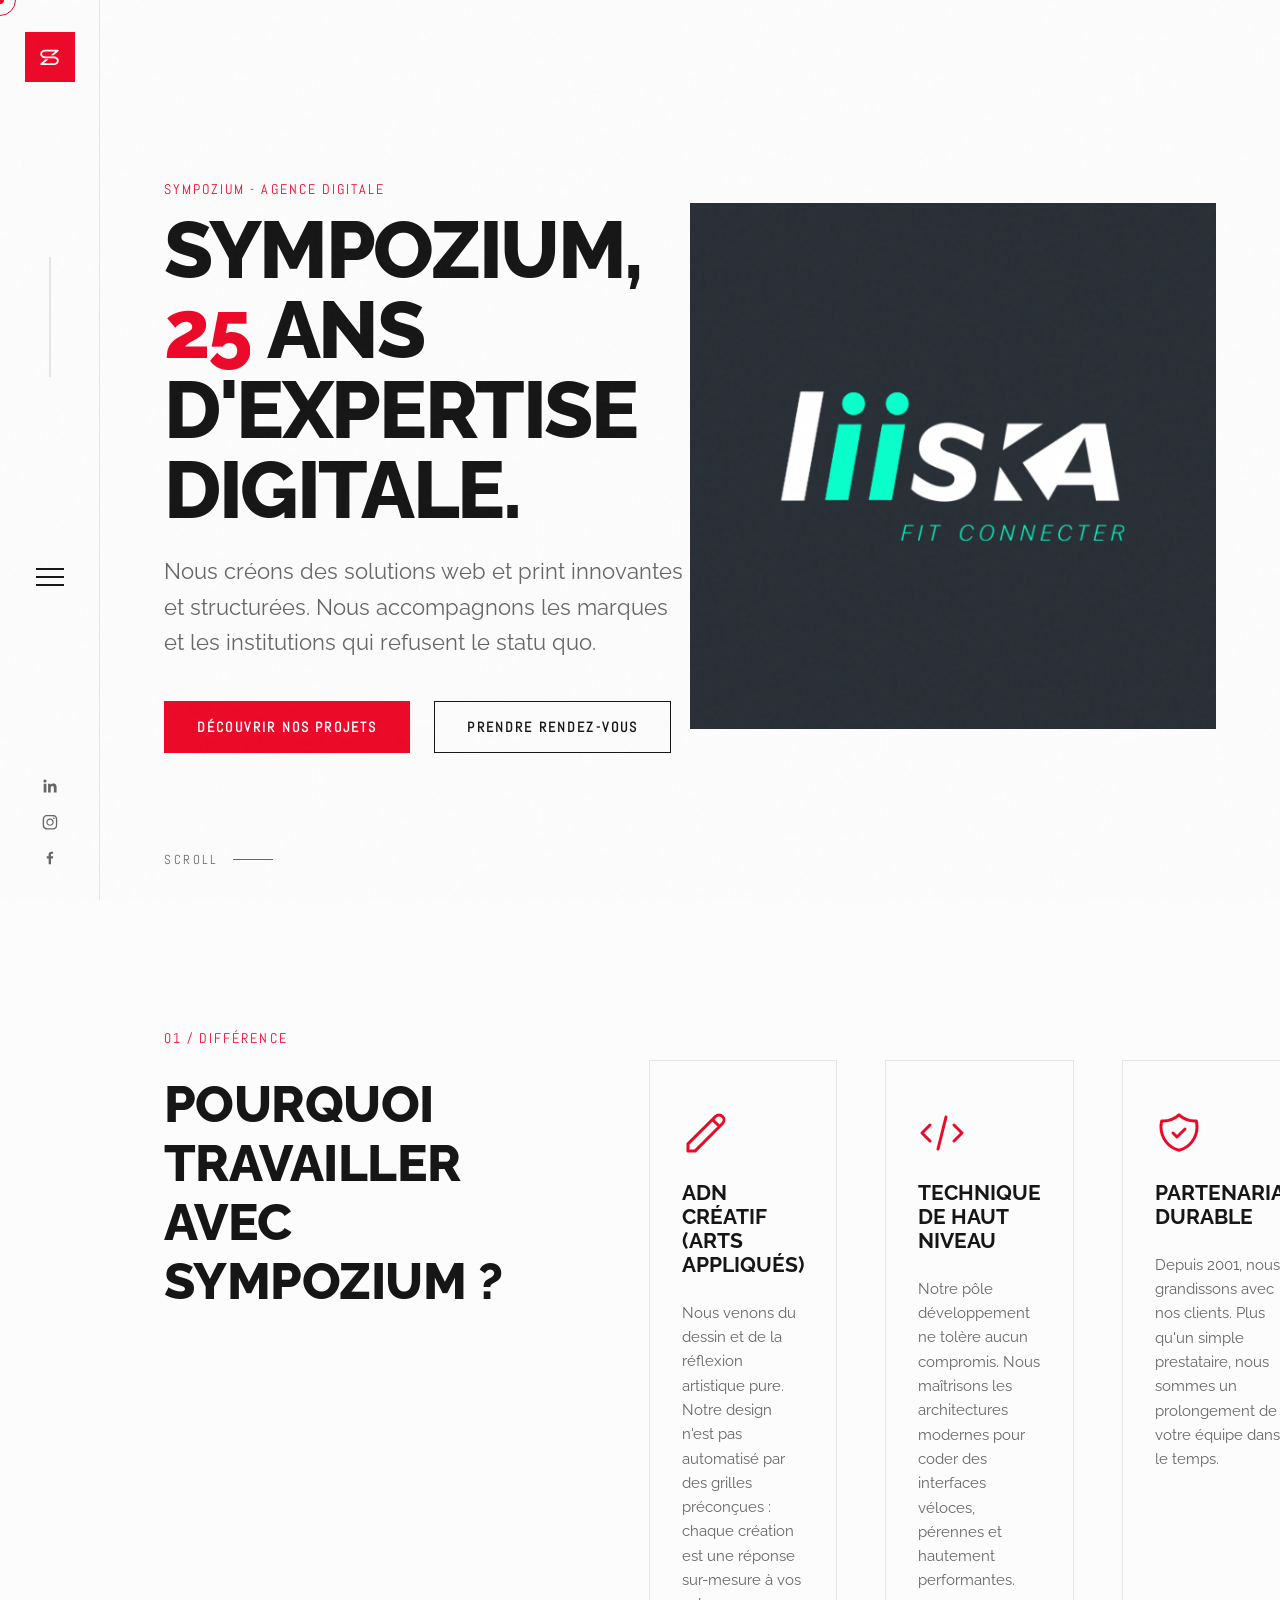
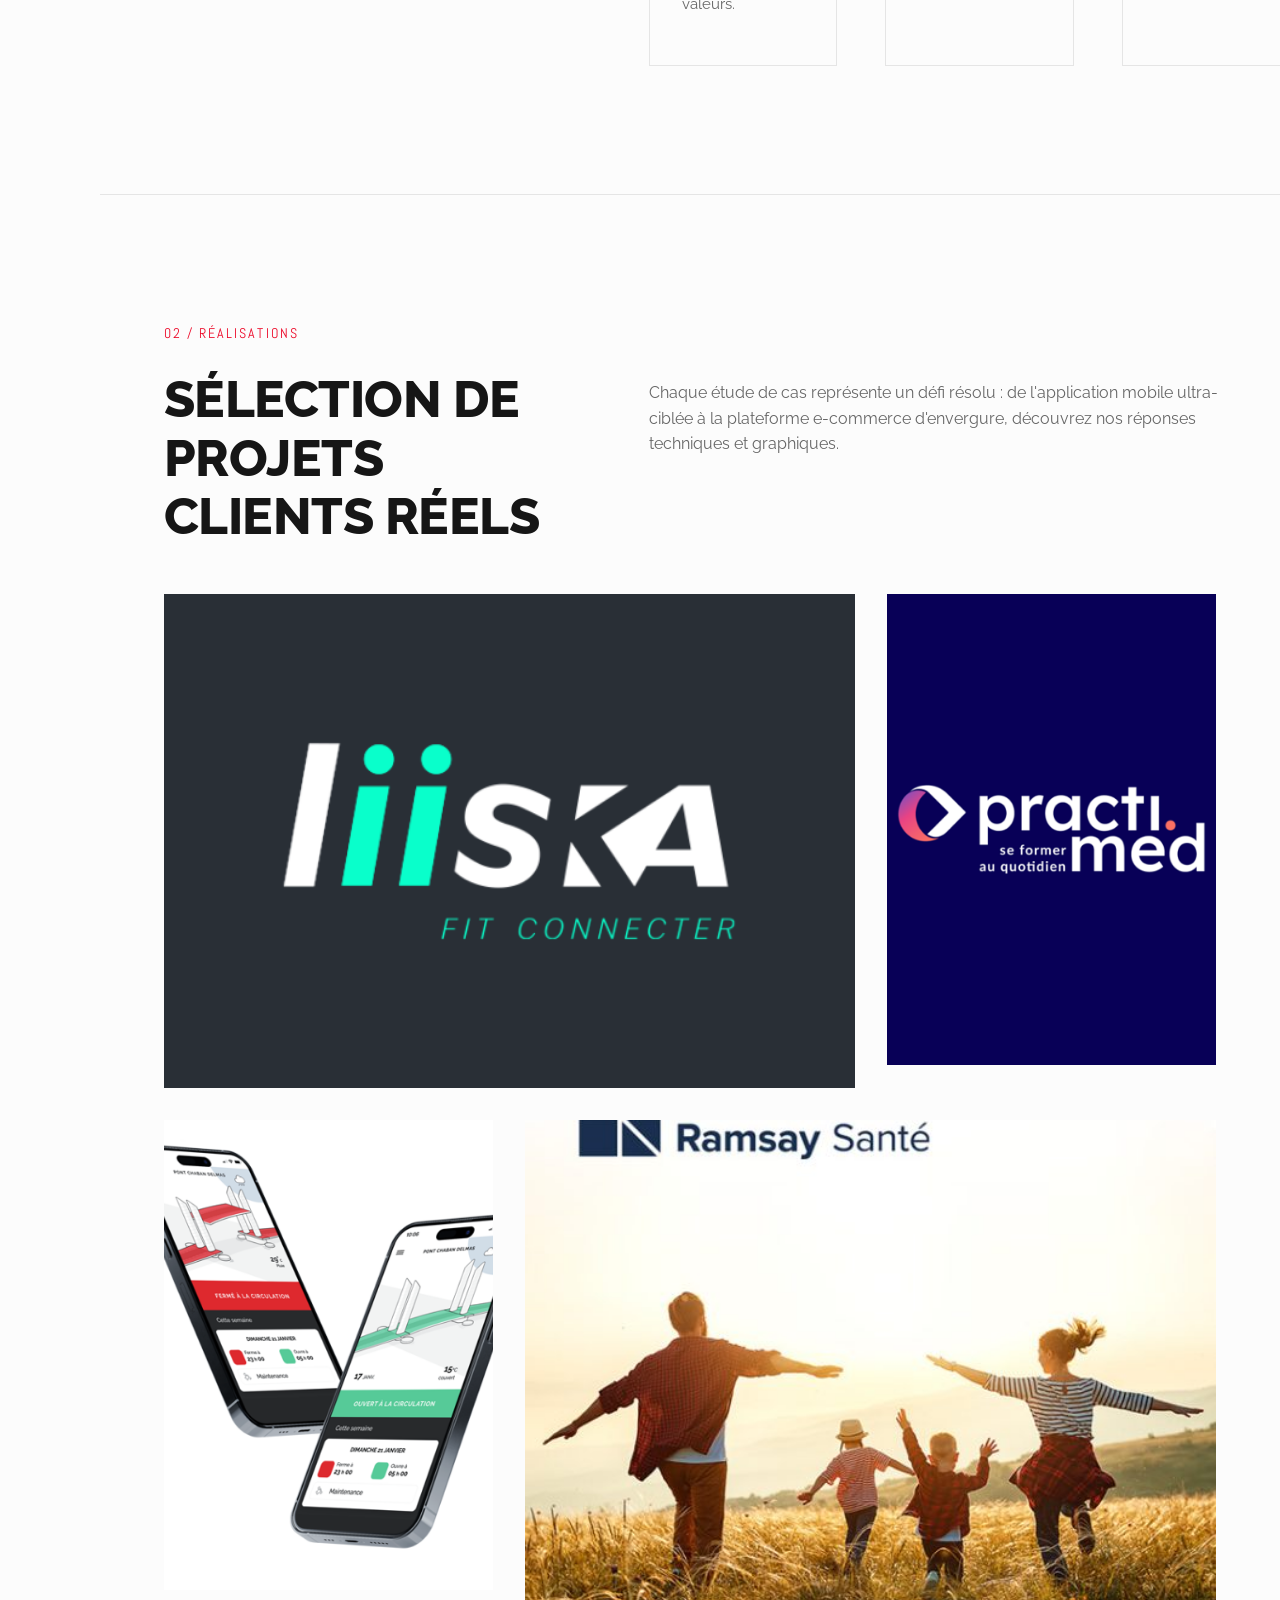
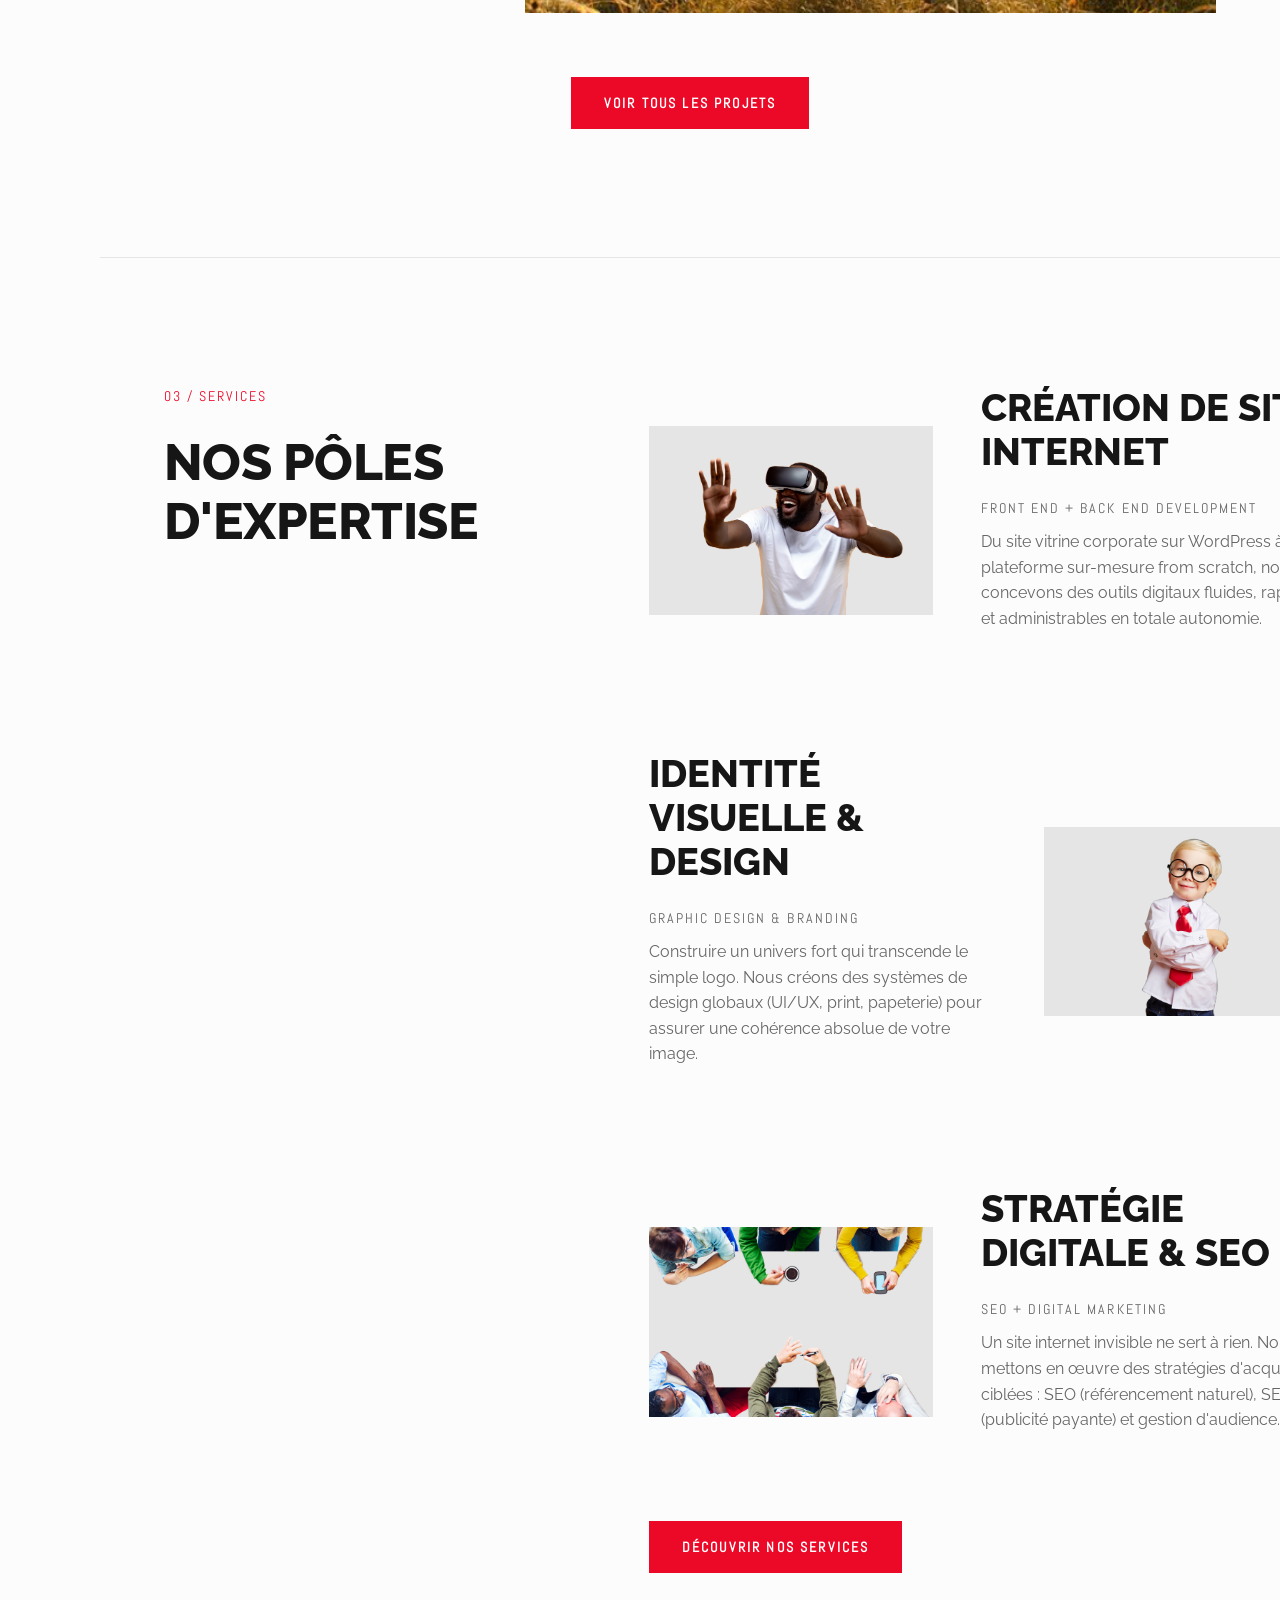
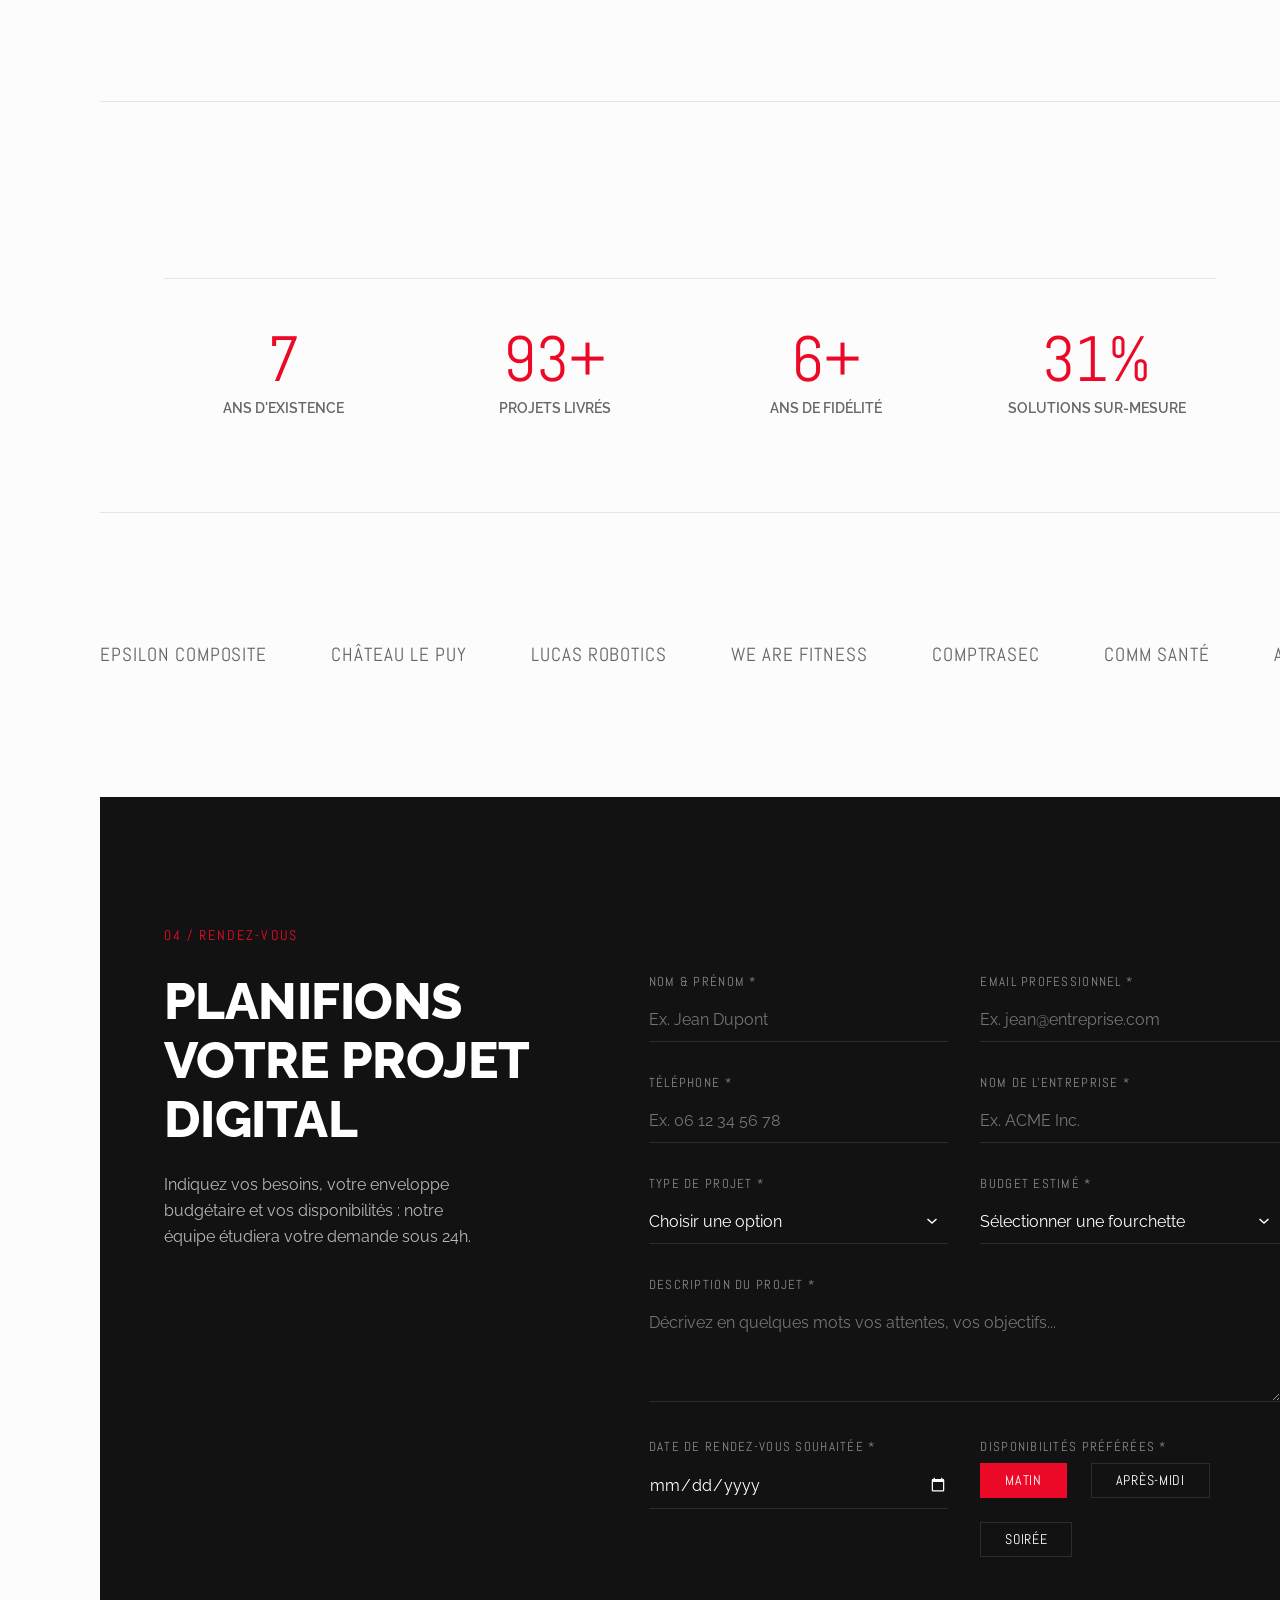
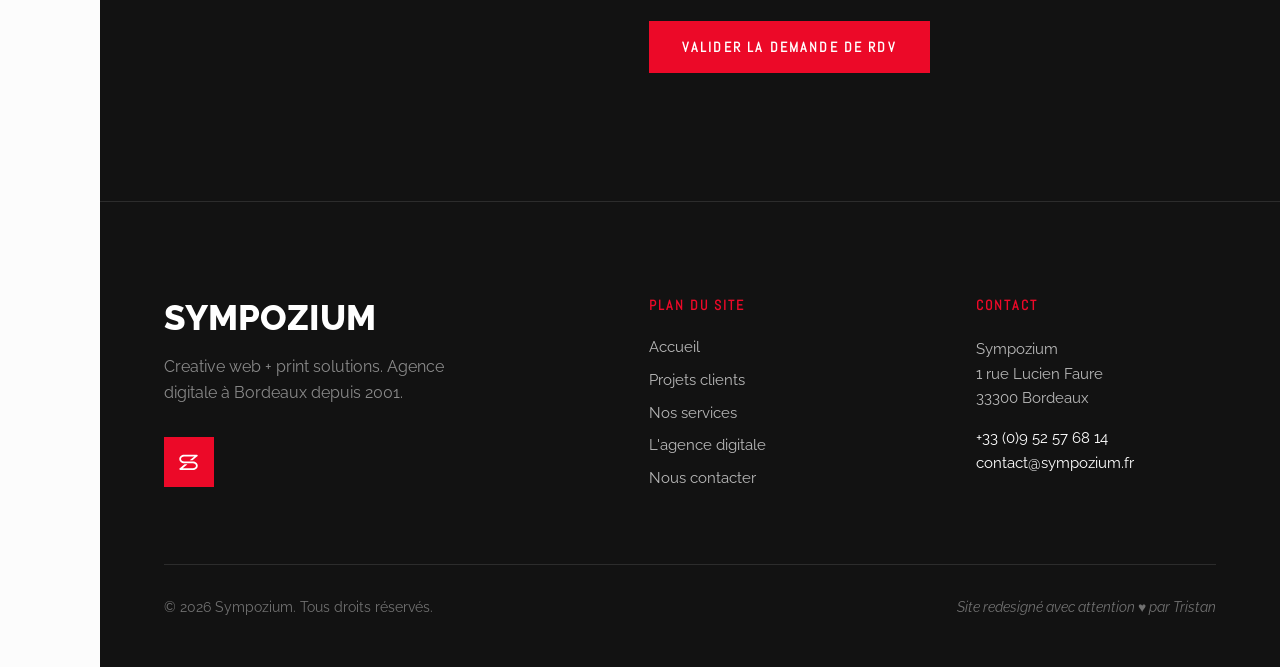
<file: index.html>
<!DOCTYPE html>
<html lang="fr">
<head>
  <meta charset="UTF-8">
  <meta name="viewport" content="width=device-width, initial-scale=1.0">
  <title>Sympozium | Agence Web & Créative à Bordeaux</title>
  <meta name="description" content="Sympozium, agence digitale à Bordeaux depuis 2001. Experts en création de sites internet sur-mesure, design graphique & identité visuelle, et stratégie digitale SEO.">
  <meta name="keywords" content="agence communication Bordeaux, agence digitale Bordeaux, creation site web Bordeaux, webdesign, identite visuelle, seo, Sympozium">
  
  <!-- Open Graph -->
  <meta property="og:title" content="Sympozium | Agence Web & Créative à Bordeaux">
  <meta property="og:description" content="Experts en création de sites internet, design graphique et stratégie digitale. Sympozium accompagne votre croissance digitale à Bordeaux depuis 2001.">
  <meta property="og:url" content="https://sympozium.fr">
  <meta property="og:type" content="website">
  <meta property="og:image" content="assets/sympozium-agence-digitale-2.png">
  
  <link rel="canonical" href="https://sympozium.fr">
  
  <!-- Styles -->
  <link rel="stylesheet" href="style.css">
  
  <!-- Schema.org JSON-LD -->
  <script type="application/ld+json">
  {
    "@context": "https://schema.org",
    "@type": "LocalBusiness",
    "name": "Sympozium",
    "description": "Experts en création de sites internet, design graphique et stratégie digitale à Bordeaux depuis 2001.",
    "url": "https://sympozium.fr",
    "telephone": "+33952576814",
    "address": {
      "@type": "PostalAddress",
      "streetAddress": "1 rue Lucien Faure",
      "addressLocality": "Bordeaux",
      "postalCode": "33300",
      "addressCountry": "FR"
    },
    "logo": "assets/sympozium-agence-digitale-2.png",
    "sameAs": [
      "https://www.facebook.com/agenceSYMPOZIUM",
      "https://www.instagram.com/sz_agency/",
      "https://www.linkedin.com/company/sympozium/"
    ]
  }
  </script>
</head>
<body>

  <!-- Custom Cursor Elements -->
  <div class="custom-cursor"></div>
  <div class="custom-cursor-ring"></div>

  <!-- Sticky Side Navigation (Desktop) / Top Navigation (Mobile) -->
  <nav class="side-nav">
    <a href="index.html" class="side-logo" aria-label="Sympozium - Retour à l'accueil">
      <svg viewBox="0 0 70 70" xmlns="http://www.w3.org/2000/svg">
        <path d="m0 0h70v70h-70z" fill="#ec0928" />
        <path d="m566.074 476.571h-12.259c-2.344 0-4.36-1.607-4.36-3.5s2.016-3.5 4.36-3.5h14.3c-2.9 2.392-5.408 4.466-6.578 5.434h3.991c1.5-1.254 4.034-3.363 6.806-5.671.046-.034.162-.142.162-.142a1.219 1.219 0 0 0 .363-.855 1.262 1.262 0 0 0 -1.235-1.234h-17.809c-3.743 0-6.787 2.675-6.787 5.966 0 3.251 3.044 5.923 6.787 5.923h12.259c2.346 0 4.323 1.6 4.323 3.5s-1.977 3.582-4.323 3.582h-14.281c1.51-1.261 3.948-3.293 6.6-5.5h-3.928c-3.054 2.518-5.733 4.734-6.9 5.7a2.749 2.749 0 0 0 -.219.19 1.183 1.183 0 0 0 -.313.8 1.2 1.2 0 0 0 1.194 1.234h17.852c3.745 0 6.789-2.754 6.789-6.007-.005-3.291-3.049-5.92-6.794-5.92z" fill="#fff" transform="translate(-525.614 -442.393)" />
      </svg>
      <span>Sympozium</span>
    </a>
    
    <div class="scroll-progress-container">
      <div class="scroll-progress-bar"></div>
    </div>
    
    <button class="menu-btn" aria-label="Menu principal">
      <span></span>
      <span></span>
      <span></span>
    </button>
    
    <div class="side-socials">
      <a href="https://www.linkedin.com/company/sympozium/" target="_blank" rel="noopener" aria-label="Linkedin">
        <svg viewBox="0 0 24 24"><path d="m4.4 9.3h3.3v10.5h-3.3zm1.6-5.2c1 0 1.9.9 1.9 1.9s-.9 1.9-1.9 1.9-1.9-.8-1.9-1.9.8-1.9 1.9-1.9zm3.7 5.2h3.1v1.4c.7-1 1.9-1.7 3.2-1.6 3.3 0 3.9 2.2 3.9 5v5.8h-3.3v-5.1c0-1.2 0-2.8-1.7-2.8s-2 1.3-2 2.7v5.2h-3.2z"/></svg>
      </a>
      <a href="https://www.instagram.com/sz_agency/" target="_blank" rel="noopener" aria-label="Instagram">
        <svg viewBox="0 0 24 24"><path d="m20.7 8.7v3.6s0 2.9-.1 3.7-.2 1.4-.3 1.9c-.2.7-.6 1.2-1.1 1.7s-1 .8-1.7 1.1c-.5.2-1.2.3-1.9.3s-1.9 0-3.6 0-2.9 0-3.7-.1-1.3-.1-1.9-.3c-.7-.2-1.2-.6-1.7-1s-.8-1-1.1-1.7c-.2-.5-.3-1.2-.3-1.9s-.1-2-.1-3.7 0-2.9.1-3.7.1-1.4.3-1.9c.3-.7.6-1.2 1.1-1.7s1-.8 1.7-1.1c.6-.2 1.2-.3 1.9-.3s2-.1 3.7-.1 2.9 0 3.7.1 1.4.1 1.9.3c.7.2 1.2.6 1.7 1.1s.8 1 1.1 1.7c.1.5.3 1.2.3 2zm-1.9 8.7c.2-.4.3-1.1.3-2.1 0-.6 0-1.4 0-2.4v-1.2c0-1.1 0-1.9 0-2.4-.1-1-.2-1.7-.3-2.1-.3-.8-.9-1.4-1.7-1.7-.4-.2-1.1-.3-2.1-.4-.6 0-1.4 0-2.4 0h-1.2c-1 0-1.8 0-2.4 0-1 .1-1.7.2-2.2.3-.8.4-1.3.9-1.6 1.7-.2.4-.3 1.1-.3 2.1v2.4 1.2 2.4c.1 1 .2 1.7.3 2.1.3.8.9 1.4 1.7 1.7.4.3 1.1.4 2.1.4h2.4 1.2 2.4c1-.1 1.7-.2 2.1-.3.9-.3 1.4-.9 1.7-1.7zm-6.8-9.6c.8 0 1.6.2 2.2.6s1.2 1 1.6 1.6.6 1.4.6 2.2-.2 1.6-.6 2.2-1 1.2-1.6 1.6-1.4.6-2.2.6-1.6-.2-2.2-.6-1.2-1-1.6-1.6-.6-1.4-.6-2.2.2-1.6.6-2.2 1-1.2 1.6-1.6 1.4-.6 2.2-.6zm0 7.4c.8 0 1.5-.3 2.1-.9s.9-1.3.9-2.1-.3-1.5-.9-2.1-1.3-.7-2.1-.7-1.5.3-2.1.9-.9 1.3-.9 2.1.3 1.5.9 2.1 1.3.7 2.1.7zm5.7-7.6c0-.3-.1-.5-.3-.7s-.4-.4-.7-.4-.5.1-.7.3-.3.5-.3.7.1.5.3.7.5.3.7.3.5-.1.7-.3.3-.3.3-.6z"/></svg>
      </a>
      <a href="http://www.facebook.com/agenceSYMPOZIUM" target="_blank" rel="noopener" aria-label="Facebook">
        <svg viewBox="0 0 24 24"><path d="m13.2 19.5v-6.8h2.3l.3-2.7h-2.7v-1.7c0-.7.2-1.3 1.3-1.3h1.4v-2.4c-.3 0-1.2-.1-2.1-.1-1.8-.1-3.3 1.2-3.4 3v.5 2h-2.2v2.7h2.3v6.8z"/></svg>
      </a>
    </div>
  </nav>

  <!-- Fullscreen Navigation Menu Overlay -->
  <div class="menu-overlay">
    <div class="menu-content">
      <ul class="menu-links">
        <li><a href="index.html">Accueil</a></li>
        <li><a href="projets.html">Projets</a></li>
        <li><a href="services.html">Services</a></li>
        <li><a href="agence.html">L'Agence</a></li>
        <li><a href="contact.html">Contact</a></li>
      </ul>
      <div class="menu-overlay-cta">
        <a href="contact.html#rdv" class="btn-primary">Prendre rendez-vous</a>
      </div>
    </div>
  </div>

  <!-- Main Wrapper -->
  <div class="main-wrapper">
    
    <!-- Hero Section -->
    <header class="hero">
      <div class="hero-content">
        <span class="uppercase-label">Sympozium - Agence Digitale</span>
        <!-- Note: [red] tag is handled by script.js to style the numbers in primary red -->
        <h1 class="hero-title">Sympozium, [red]25[red] ans d'expertise digitale.</h1>
        <p class="hero-subtitle">Nous créons des solutions web et print innovantes et structurées. Nous accompagnons les marques et les institutions qui refusent le statu quo.</p>
        <div class="hero-ctas">
          <a href="projets.html" class="btn-primary">Découvrir nos projets</a>
          <a href="contact.html#rdv" class="btn-secondary">Prendre rendez-vous</a>
        </div>
      </div>
      
      <div class="hero-media">
        <div class="hero-img-box">
          <img src="assets/liiska-bg-gunmetal-570x570.png" alt="Liiska Platform - Sympozium project hero image">
        </div>
      </div>
      
      <a href="#diff" class="scroll-indicator">
        <span>Scroll</span>
        <div class="scroll-indicator-line"></div>
      </a>
    </header>

    <!-- Section: Ce qui nous différencie -->
    <section id="diff" class="section">
      <div class="section-split">
        <div class="section-sidebar reveal">
          <span class="uppercase-label">01 / Différence</span>
          <h2>Pourquoi travailler avec Sympozium ?</h2>
        </div>
        <div class="section-content">
          <div class="features-grid reveal-stagger">
            
            <div class="feature-card">
              <svg class="feature-icon" fill="none" viewBox="0 0 24 24" stroke="currentColor">
                <path stroke-linecap="round" stroke-linejoin="round" stroke-width="1.5" d="M15.232 5.232l3.536 3.536m-2.036-5.036a2.5 2.5 0 113.536 3.536L6.5 21.036H3v-3.572L16.732 3.732z" />
              </svg>
              <h3>ADN Créatif (Arts Appliqués)</h3>
              <p>Nous venons du dessin et de la réflexion artistique pure. Notre design n'est pas automatisé par des grilles préconçues : chaque création est une réponse sur-mesure à vos valeurs.</p>
            </div>
            
            <div class="feature-card">
              <svg class="feature-icon" fill="none" viewBox="0 0 24 24" stroke="currentColor">
                <path stroke-linecap="round" stroke-linejoin="round" stroke-width="1.5" d="M10 20l4-16m4 4l4 4-4 4M6 16l-4-4 4-4" />
              </svg>
              <h3>Technique de Haut Niveau</h3>
              <p>Notre pôle développement ne tolère aucun compromis. Nous maîtrisons les architectures modernes pour coder des interfaces véloces, pérennes et hautement performantes.</p>
            </div>
            
            <div class="feature-card">
              <svg class="feature-icon" fill="none" viewBox="0 0 24 24" stroke="currentColor">
                <path stroke-linecap="round" stroke-linejoin="round" stroke-width="1.5" d="M9 12l2 2 4-4m5.618-4.016A11.955 11.955 0 0112 2.944a11.955 11.955 0 01-8.618 3.04A12.02 12.02 0 003 9c0 5.591 3.824 10.29 9 11.622 5.176-1.332 9-6.03 9-11.622 0-1.042-.133-2.052-.382-3.016z" />
              </svg>
              <h3>Partenariat Durable</h3>
              <p>Depuis 2001, nous grandissons avec nos clients. Plus qu'un simple prestataire, nous sommes un prolongement de votre équipe dans le temps.</p>
            </div>
            
          </div>
        </div>
      </div>
    </section>

    <!-- Section: Projets Réalisations (Asymmetric Masonry Grid) -->
    <section class="section" style="border-top: 1px solid var(--color-border);">
      <div class="section-split">
        <div class="section-sidebar reveal">
          <span class="uppercase-label">02 / Réalisations</span>
          <h2>Sélection de Projets Clients Réels</h2>
        </div>
        <div class="section-content">
          <p class="reveal" style="color: var(--color-text-muted); max-width: 600px; margin-bottom: 2rem;">
            Chaque étude de cas représente un défi résolu : de l'application mobile ultra-ciblée à la plateforme e-commerce d'envergure, découvrez nos réponses techniques et graphiques.
          </p>
        </div>
      </div>

      <!-- Asymmetric grid -->
      <div class="projects-masonry reveal-stagger">
        
        <!-- Project 1: Liiska (Large) -->
        <a href="projet-liiska.html" class="project-item size-large" aria-label="Découvrir le projet Liiska">
          <div class="project-img-box">
            <img src="assets/liiska-bg-gunmetal-570x570.png" alt="Liiska Platform" loading="lazy">
          </div>
          <div class="project-overlay">
            <p>Plateforme & Web App</p>
            <h3>Liiska</h3>
          </div>
        </a>
        <div class="project-info-fallback">
          <h3>Liiska</h3>
          <p>Plateforme & Web App</p>
        </div>

        <!-- Project 2: PractiMed (Small) -->
        <a href="projet-practimed.html" class="project-item size-small" aria-label="Découvrir le projet PractiMed">
          <div class="project-img-box">
            <img src="assets/practimed-bleu-570x570.png" alt="PractiMed Platform" loading="lazy">
          </div>
          <div class="project-overlay">
            <p>E-Learning Vidéo</p>
            <h3>PractiMed</h3>
          </div>
        </a>
        <div class="project-info-fallback">
          <h3>PractiMed</h3>
          <p>E-Learning Vidéo</p>
        </div>

        <!-- Project 3: Pont Chaban Bdx (Small) -->
        <a href="projet-pont-chaban-bdx.html" class="project-item size-small" aria-label="Découvrir le projet Pont Chaban Bdx">
          <div class="project-img-box">
            <img src="assets/app-pont-chaban-bdx-570x570.png" alt="Pont Chaban Bdx Mobile App" loading="lazy">
          </div>
          <div class="project-overlay">
            <p>Application Mobile iOS & Android</p>
            <h3>Pont Chaban Bdx</h3>
          </div>
        </a>
        <div class="project-info-fallback">
          <h3>Pont Chaban Bdx</h3>
          <p>Application Mobile</p>
        </div>

        <!-- Project 4: Fondation Ramsay Santé (Large) -->
        <a href="projet-ramsay-sante.html" class="project-item size-large" aria-label="Découvrir le projet Fondation Ramsay Santé">
          <div class="project-img-box">
            <img src="assets/fondation-ramsay-sante-570x570.jpg" alt="Fondation Ramsay Santé" loading="lazy">
          </div>
          <div class="project-overlay">
            <p>Portail Santé Prévention</p>
            <h3>Fondation Ramsay Santé</h3>
          </div>
        </a>
        <div class="project-info-fallback">
          <h3>Fondation Ramsay Santé</h3>
          <p>Portail Santé Prévention</p>
        </div>

      </div>

      <div style="text-align: center; margin-top: 4rem;" class="reveal">
        <a href="projets.html" class="btn-primary">Voir tous les projets</a>
      </div>
    </section>

    <!-- Section: Services (Aperçu) -->
    <section class="section" style="border-top: 1px solid var(--color-border);">
      <div class="section-split">
        <div class="section-sidebar reveal">
          <span class="uppercase-label">03 / Services</span>
          <h2>Nos Pôles d'Expertise</h2>
        </div>
        <div class="section-content">
          <div class="services-list reveal-stagger">
            
            <div class="service-block">
              <div class="service-media">
                <img src="assets/creation-site-web.png" alt="Création de site internet" loading="lazy">
              </div>
              <div class="service-info">
                <h3>Création de Site Internet</h3>
                <span class="uppercase-label" style="color: var(--color-text-muted);">front end + back end development</span>
                <p>Du site vitrine corporate sur WordPress à la plateforme sur-mesure from scratch, nous concevons des outils digitaux fluides, rapides et administrables en totale autonomie.</p>
              </div>
            </div>

            <div class="service-block reverse">
              <div class="service-info">
                <h3>Identité Visuelle & Design</h3>
                <span class="uppercase-label" style="color: var(--color-text-muted);">graphic design & branding</span>
                <p>Construire un univers fort qui transcende le simple logo. Nous créons des systèmes de design globaux (UI/UX, print, papeterie) pour assurer une cohérence absolue de votre image.</p>
              </div>
              <div class="service-media">
                <img src="assets/identite-visuelle.png" alt="Création d'identité visuelle" loading="lazy">
              </div>
            </div>

            <div class="service-block">
              <div class="service-media">
                <img src="assets/strategie-digitale.png" alt="Stratégie digitale et référencement" loading="lazy">
              </div>
              <div class="service-info">
                <h3>Stratégie Digitale & SEO</h3>
                <span class="uppercase-label" style="color: var(--color-text-muted);">seo + digital marketing</span>
                <p>Un site internet invisible ne sert à rien. Nous mettons en œuvre des stratégies d'acquisition ciblées : SEO (référencement naturel), SEA (publicité payante) et gestion d'audience.</p>
              </div>
            </div>

          </div>

          <div style="margin-top: 4rem;" class="reveal">
            <a href="services.html" class="btn-primary">Découvrir nos services</a>
          </div>
        </div>
      </div>
    </section>

    <!-- Section: Statistiques (Compteur d'impact) -->
    <section class="section" style="border-top: 1px solid var(--color-border); padding-bottom: 6rem;">
      <div class="stats-container reveal-stagger">
        <div class="stat-item">
          <div class="stat-number" data-target="25" data-suffix="">0</div>
          <div class="stat-label">Ans d'existence</div>
        </div>
        <div class="stat-item">
          <div class="stat-number" data-target="300" data-suffix="+">0</div>
          <div class="stat-label">Projets livrés</div>
        </div>
        <div class="stat-item">
          <div class="stat-number" data-target="20" data-suffix="+">0</div>
          <div class="stat-label">Ans de fidélité</div>
        </div>
        <div class="stat-item">
          <div class="stat-number" data-target="100" data-suffix="%">0</div>
          <div class="stat-label">Solutions sur-mesure</div>
        </div>
      </div>
    </section>

    <!-- Section: Ticker Logos Clients (Creative Ticker) -->
    <section class="section" style="border-top: 1px solid var(--color-border); padding: 4rem 0;">
      <div class="logos-container">
        <div class="logos-track">
          <!-- Duplicated set of text-logos for infinite seamless loop -->
          <div class="logo-item"><span class="logo-fallback-text">EPSILON COMPOSITE</span></div>
          <div class="logo-item"><span class="logo-fallback-text">CHÂTEAU LE PUY</span></div>
          <div class="logo-item"><span class="logo-fallback-text">LUCAS ROBOTICS</span></div>
          <div class="logo-item"><span class="logo-fallback-text">WE ARE FITNESS</span></div>
          <div class="logo-item"><span class="logo-fallback-text">COMPTRASEC</span></div>
          <div class="logo-item"><span class="logo-fallback-text">COMM SANTÉ</span></div>
          <div class="logo-item"><span class="logo-fallback-text">ALZHEIMER ENSEMBLE</span></div>
          <div class="logo-item"><span class="logo-fallback-text">PULLMAN D'AQUITAINE</span></div>
          
          <div class="logo-item"><span class="logo-fallback-text">EPSILON COMPOSITE</span></div>
          <div class="logo-item"><span class="logo-fallback-text">CHÂTEAU LE PUY</span></div>
          <div class="logo-item"><span class="logo-fallback-text">LUCAS ROBOTICS</span></div>
          <div class="logo-item"><span class="logo-fallback-text">WE ARE FITNESS</span></div>
          <div class="logo-item"><span class="logo-fallback-text">COMPTRASEC</span></div>
          <div class="logo-item"><span class="logo-fallback-text">COMM SANTÉ</span></div>
          <div class="logo-item"><span class="logo-fallback-text">ALZHEIMER ENSEMBLE</span></div>
          <div class="logo-item"><span class="logo-fallback-text">PULLMAN D'AQUITAINE</span></div>
        </div>
      </div>
    </section>

    <!-- Section: Prise de RDV (PAGE/SECTION OBLIGATOIRE) -->
    <section id="rdv" class="section appointment-section">
      <div class="section-split">
        <div class="section-sidebar reveal">
          <span class="uppercase-label">04 / Rendez-vous</span>
          <h2>Planifions votre projet digital</h2>
          <p style="margin-top: 1.5rem; max-width: 320px;">Indiquez vos besoins, votre enveloppe budgétaire et vos disponibilités : notre équipe étudiera votre demande sous 24h.</p>
        </div>
        
        <div class="section-content reveal">
          <!-- Form -->
          <form id="rdv-form" class="form-grid">
            <div class="form-group">
              <label for="name" class="form-label">Nom & Prénom *</label>
              <input type="text" id="name" name="name" class="form-control" placeholder="Ex. Jean Dupont" required>
            </div>
            
            <div class="form-group">
              <label for="email" class="form-label">Email professionnel *</label>
              <input type="email" id="email" name="email" class="form-control" placeholder="Ex. jean@entreprise.com" required>
            </div>
            
            <div class="form-group">
              <label for="phone" class="form-label">Téléphone *</label>
              <input type="tel" id="phone" name="phone" class="form-control" placeholder="Ex. 06 12 34 56 78" required>
            </div>
            
            <div class="form-group">
              <label for="company" class="form-label">Nom de l'entreprise *</label>
              <input type="text" id="company" name="company" class="form-control" placeholder="Ex. ACME Inc." required>
            </div>
            
            <div class="form-group">
              <label for="project-type" class="form-label">Type de projet *</label>
              <select id="project-type" name="project-type" class="form-control" required>
                <option value="" disabled selected>Choisir une option</option>
                <option value="Site web">Création / Refonte de Site internet</option>
                <option value="Identité visuelle">Identité visuelle & Branding</option>
                <option value="Motion">Motion Design & Production Vidéo</option>
                <option value="Print">Supports de communication imprimés (Print)</option>
                <option value="Autre">Autre projet</option>
              </select>
            </div>
            
            <div class="form-group">
              <label for="budget" class="form-label">Budget estimé *</label>
              <select id="budget" name="budget" class="form-control" required>
                <option value="" disabled selected>Sélectionner une fourchette</option>
                <option value="< 1k€">Moins de 1 000 €</option>
                <option value="1-5k€">Entre 1 000 € et 5 000 €</option>
                <option value="5-15k€">Entre 5 000 € et 15 000 €</option>
                <option value="+ 15k€">Plus de 15 000 €</option>
              </select>
            </div>
            
            <div class="form-group full-width">
              <label for="description" class="form-label">Description du projet *</label>
              <textarea id="description" name="description" class="form-control" rows="4" placeholder="Décrivez en quelques mots vos attentes, vos objectifs..." required></textarea>
            </div>
            
            <div class="form-group">
              <label for="date" class="form-label">Date de rendez-vous souhaitée *</label>
              <input type="date" id="date" name="date" class="form-control" required>
            </div>
            
            <div class="form-group">
              <label class="form-label">Disponibilités préférées *</label>
              <div class="availability-group">
                <label class="availability-option">
                  <input type="checkbox" name="availability" value="Matin" checked>
                  <span class="availability-label">Matin</span>
                </label>
                <label class="availability-option">
                  <input type="checkbox" name="availability" value="Après-midi">
                  <span class="availability-label">Après-midi</span>
                </label>
                <label class="availability-option">
                  <input type="checkbox" name="availability" value="Soirée">
                  <span class="availability-label">Soirée</span>
                </label>
              </div>
            </div>
            
            <div class="form-group full-width" style="margin-top: 2rem;">
              <button type="submit" class="btn-primary">Valider la demande de RDV</button>
            </div>
          </form>

          <!-- Success Message -->
          <div id="rdv-success" class="form-success-message">
            <h3>Demande enregistrée !</h3>
            <p>Merci pour votre intérêt. Un membre de l'équipe de Sympozium vous recontactera sous 24h ouvrées pour confirmer votre créneau.</p>
          </div>
        </div>
      </div>
    </section>

    <!-- Footer -->
    <footer class="footer">
      <div class="footer-grid">
        <div class="footer-brand">
          <h2>Sympozium</h2>
          <p>Creative web + print solutions. Agence digitale à Bordeaux depuis 2001.</p>
          <svg viewBox="0 0 70 70" xmlns="http://www.w3.org/2000/svg">
            <path d="m0 0h70v70h-70z" fill="#ec0928" />
            <path d="m566.074 476.571h-12.259c-2.344 0-4.36-1.607-4.36-3.5s2.016-3.5 4.36-3.5h14.3c-2.9 2.392-5.408 4.466-6.578 5.434h3.991c1.5-1.254 4.034-3.363 6.806-5.671.046-.034.162-.142.162-.142a1.219 1.219 0 0 0 .363-.855 1.262 1.262 0 0 0 -1.235-1.234h-17.809c-3.743 0-6.787 2.675-6.787 5.966 0 3.251 3.044 5.923 6.787 5.923h12.259c2.346 0 4.323 1.6 4.323 3.5s-1.977 3.582-4.323 3.582h-14.281c1.51-1.261 3.948-3.293 6.6-5.5h-3.928c-3.054 2.518-5.733 4.734-6.9 5.7a2.749 2.749 0 0 0 -.219.19 1.183 1.183 0 0 0 -.313.8 1.2 1.2 0 0 0 1.194 1.234h17.852c3.745 0 6.789-2.754 6.789-6.007-.005-3.291-3.049-5.92-6.794-5.92z" fill="#fff" transform="translate(-525.614 -442.393)" />
          </svg>
        </div>
        
        <div class="footer-links">
          <h3>Plan du site</h3>
          <ul>
            <li><a href="index.html">Accueil</a></li>
            <li><a href="projets.html">Projets clients</a></li>
            <li><a href="services.html">Nos services</a></li>
            <li><a href="agence.html">L'agence digitale</a></li>
            <li><a href="contact.html">Nous contacter</a></li>
          </ul>
        </div>
        
        <div class="footer-contact">
          <h3>Contact</h3>
          <p>
            Sympozium<br>
            1 rue Lucien Faure<br>
            33300 Bordeaux
          </p>
          <p>
            <a href="tel:+33952576814">+33 (0)9 52 57 68 14</a>
            <a href="mailto:contact@sympozium.fr">contact@sympozium.fr</a>
          </p>
        </div>
      </div>
      
      <div class="footer-bottom">
        <p>&copy; 2026 Sympozium. Tous droits réservés.</p>
        <p class="made-with">Site redesigné avec attention ♥ par Tristan</p>
      </div>
    </footer>

  </div>

  <!-- Scripts -->
  <script src="script.js"></script>
</body>
</html>
</file>
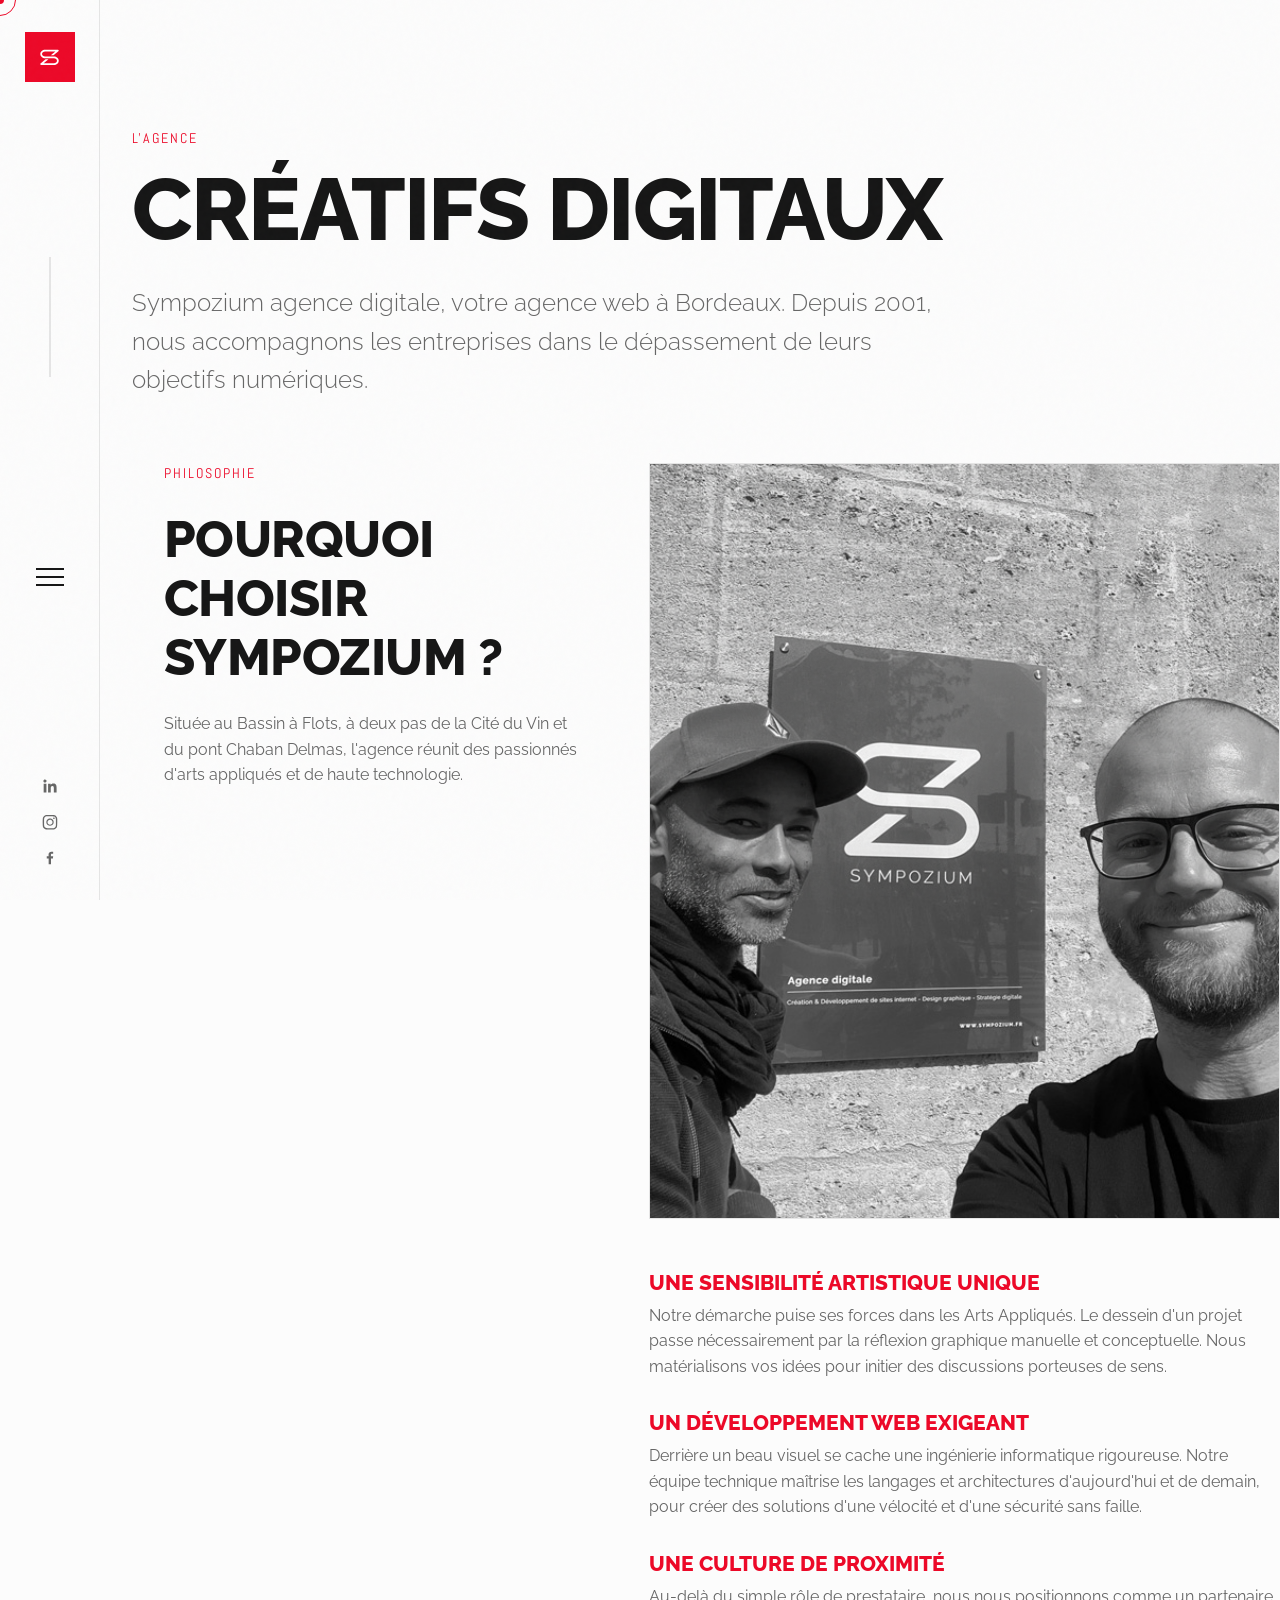
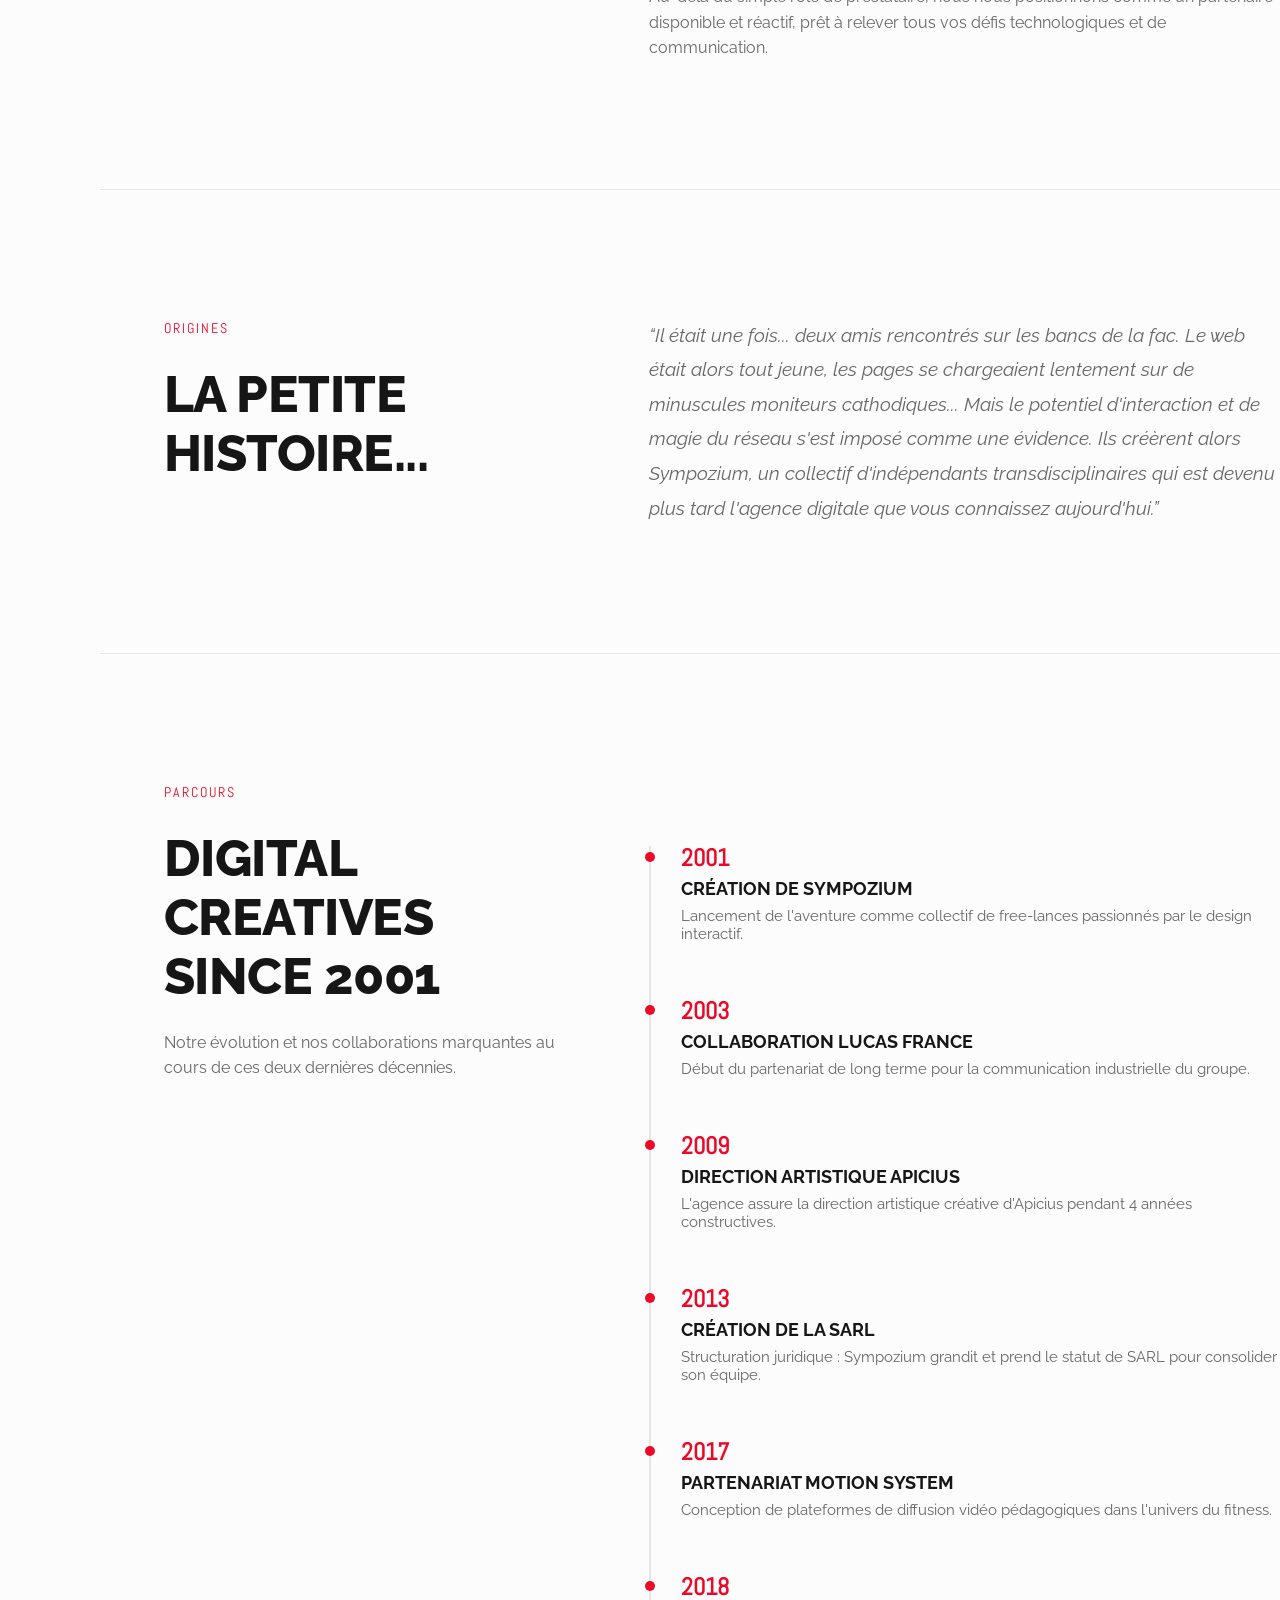
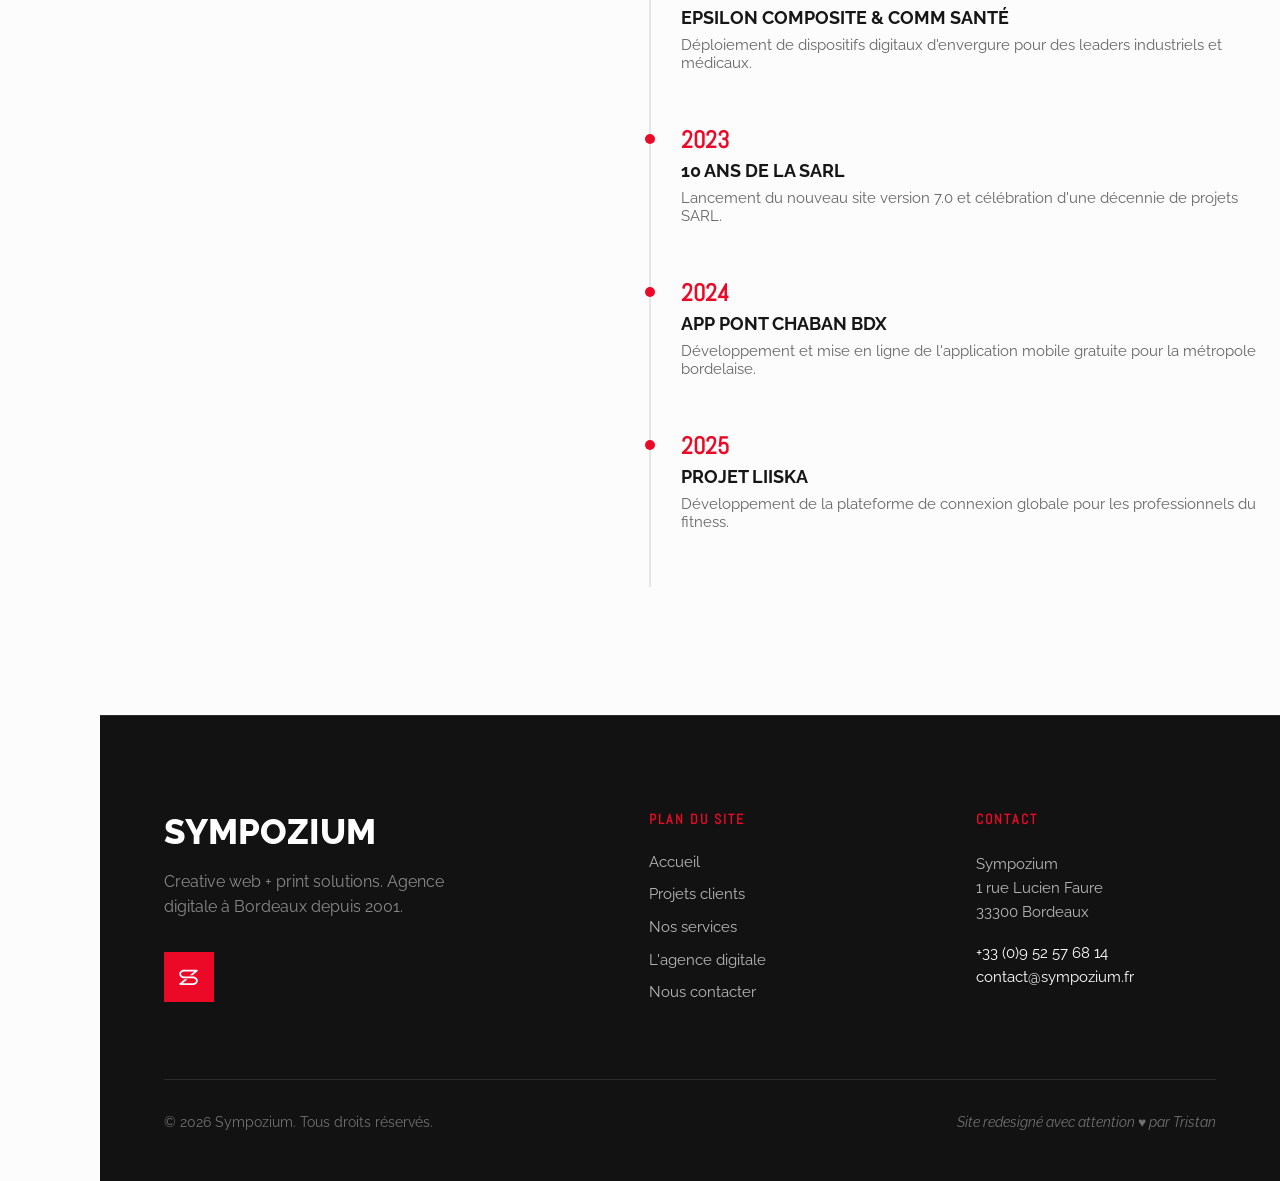
<file: agence.html>
<!DOCTYPE html>
<html lang="fr">
<head>
  <meta charset="UTF-8">
  <meta name="viewport" content="width=device-width, initial-scale=1.0">
  <title>L'Agence digitale à Bordeaux | Sympozium</title>
  <meta name="description" content="Découvrez l'histoire, la philosophie et l'équipe de Sympozium, agence de communication digitale à Bordeaux Bassins à Flot depuis 2001.">
  <meta name="keywords" content="agence web bordeaux bassins a flot, histoire agence digitale, equipe creative bordeaux, Sympozium">
  
  <!-- Open Graph -->
  <meta property="og:title" content="L'Agence digitale à Bordeaux | Sympozium">
  <meta property="og:description" content="Depuis 2001, Sympozium regroupe des passionnés du web design, du code et de la stratégie digitale à Bordeaux. Découvrez notre histoire.">
  <meta property="og:url" content="https://sympozium.fr/agence.html">
  <meta property="og:type" content="website">
  
  <link rel="canonical" href="https://sympozium.fr/agence.html">
  <link rel="stylesheet" href="style.css">
  
  <!-- Schema.org JSON-LD -->
  <script type="application/ld+json">
  {
    "@context": "https://schema.org",
    "@type": "LocalBusiness",
    "name": "Sympozium",
    "description": "L'agence digitale Sympozium à Bordeaux.",
    "url": "https://sympozium.fr/agence.html",
    "telephone": "+33952576814",
    "address": {
      "@type": "PostalAddress",
      "streetAddress": "1 rue Lucien Faure",
      "addressLocality": "Bordeaux",
      "postalCode": "33300",
      "addressCountry": "FR"
    }
  }
  </script>
</head>
<body>

  <!-- Custom Cursor Elements -->
  <div class="custom-cursor"></div>
  <div class="custom-cursor-ring"></div>

  <!-- Sticky Side Navigation -->
  <nav class="side-nav">
    <a href="index.html" class="side-logo" aria-label="Sympozium - Retour à l'accueil">
      <svg viewBox="0 0 70 70" xmlns="http://www.w3.org/2000/svg">
        <path d="m0 0h70v70h-70z" fill="#ec0928" />
        <path d="m566.074 476.571h-12.259c-2.344 0-4.36-1.607-4.36-3.5s2.016-3.5 4.36-3.5h14.3c-2.9 2.392-5.408 4.466-6.578 5.434h3.991c1.5-1.254 4.034-3.363 6.806-5.671.046-.034.162-.142.162-.142a1.219 1.219 0 0 0 .363-.855 1.262 1.262 0 0 0 -1.235-1.234h-17.809c-3.743 0-6.787 2.675-6.787 5.966 0 3.251 3.044 5.923 6.787 5.923h12.259c2.346 0 4.323 1.6 4.323 3.5s-1.977 3.582-4.323 3.582h-14.281c1.51-1.261 3.948-3.293 6.6-5.5h-3.928c-3.054 2.518-5.733 4.734-6.9 5.7a2.749 2.749 0 0 0 -.219.19 1.183 1.183 0 0 0 -.313.8 1.2 1.2 0 0 0 1.194 1.234h17.852c3.745 0 6.789-2.754 6.789-6.007-.005-3.291-3.049-5.92-6.794-5.92z" fill="#fff" transform="translate(-525.614 -442.393)" />
      </svg>
      <span>Sympozium</span>
    </a>
    
    <div class="scroll-progress-container">
      <div class="scroll-progress-bar"></div>
    </div>
    
    <button class="menu-btn" aria-label="Menu principal">
      <span></span>
      <span></span>
      <span></span>
    </button>
    
    <div class="side-socials">
      <a href="https://www.linkedin.com/company/sympozium/" target="_blank" rel="noopener" aria-label="Linkedin">
        <svg viewBox="0 0 24 24"><path d="m4.4 9.3h3.3v10.5h-3.3zm1.6-5.2c1 0 1.9.9 1.9 1.9s-.9 1.9-1.9 1.9-1.9-.8-1.9-1.9.8-1.9 1.9-1.9zm3.7 5.2h3.1v1.4c.7-1 1.9-1.7 3.2-1.6 3.3 0 3.9 2.2 3.9 5v5.8h-3.3v-5.1c0-1.2 0-2.8-1.7-2.8s-2 1.3-2 2.7v5.2h-3.2z"/></svg>
      </a>
      <a href="https://www.instagram.com/sz_agency/" target="_blank" rel="noopener" aria-label="Instagram">
        <svg viewBox="0 0 24 24"><path d="m20.7 8.7v3.6s0 2.9-.1 3.7-.2 1.4-.3 1.9c-.2.7-.6 1.2-1.1 1.7s-1 .8-1.7 1.1c-.5.2-1.2.3-1.9.3s-1.9 0-3.6 0-2.9 0-3.7-.1-1.3-.1-1.9-.3c-.7-.2-1.2-.6-1.7-1s-.8-1-1.1-1.7c-.2-.5-.3-1.2-.3-1.9s-.1-2-.1-3.7 0-2.9.1-3.7.1-1.4.3-1.9c.3-.7.6-1.2 1.1-1.7s1-.8 1.7-1.1c.6-.2 1.2-.3 1.9-.3s2-.1 3.7-.1 2.9 0 3.7.1 1.4.1 1.9.3c.7.2 1.2.6 1.7 1.1s.8 1 1.1 1.7c.1.5.3 1.2.3 2zm-1.9 8.7c.2-.4.3-1.1.3-2.1 0-.6 0-1.4 0-2.4v-1.2c0-1.1 0-1.9 0-2.4-.1-1-.2-1.7-.3-2.1-.3-.8-.9-1.4-1.7-1.7-.4-.2-1.1-.3-2.1-.4-.6 0-1.4 0-2.4 0h-1.2c-1 0-1.8 0-2.4 0-1 .1-1.7.2-2.2.3-.8.4-1.3.9-1.6 1.7-.2.4-.3 1.1-.3 2.1v2.4 1.2 2.4c.1 1 .2 1.7.3 2.1.3.8.9 1.4 1.7 1.7.4.3 1.1.4 2.1.4h2.4 1.2 2.4c1-.1 1.7-.2 2.1-.3.9-.3 1.4-.9 1.7-1.7zm-6.8-9.6c.8 0 1.6.2 2.2.6s1.2 1 1.6 1.6.6 1.4.6 2.2-.2 1.6-.6 2.2-1 1.2-1.6 1.6-1.4.6-2.2.6-1.6-.2-2.2-.6-1.2-1-1.6-1.6-.6-1.4-.6-2.2.2-1.6.6-2.2 1-1.2 1.6-1.6 1.4-.6 2.2-.6zm0 7.4c.8 0 1.5-.3 2.1-.9s.9-1.3.9-2.1-.3-1.5-.9-2.1-1.3-.7-2.1-.7-1.5.3-2.1.9-.9 1.3-.9 2.1.3 1.5.9 2.1 1.3.7 2.1.7zm5.7-7.6c0-.3-.1-.5-.3-.7s-.4-.4-.7-.4-.5.1-.7.3-.3.5-.3.7.1.5.3.7.5.3.7.3.5-.1.7-.3.3-.3.3-.6z"/></svg>
      </a>
      <a href="http://www.facebook.com/agenceSYMPOZIUM" target="_blank" rel="noopener" aria-label="Facebook">
        <svg viewBox="0 0 24 24"><path d="m13.2 19.5v-6.8h2.3l.3-2.7h-2.7v-1.7c0-.7.2-1.3 1.3-1.3h1.4v-2.4c-.3 0-1.2-.1-2.1-.1-1.8-.1-3.3 1.2-3.4 3v.5 2h-2.2v2.7h2.3v6.8z"/></svg>
      </a>
    </div>
  </nav>

  <!-- Fullscreen Navigation Overlay -->
  <div class="menu-overlay">
    <div class="menu-content">
      <ul class="menu-links">
        <li><a href="index.html">Accueil</a></li>
        <li><a href="projets.html">Projets</a></li>
        <li><a href="services.html">Services</a></li>
        <li><a href="agence.html">L'Agence</a></li>
        <li><a href="contact.html">Contact</a></li>
      </ul>
      <div class="menu-overlay-cta">
        <a href="contact.html#rdv" class="btn-primary">Prendre rendez-vous</a>
      </div>
    </div>
  </div>

  <!-- Main Wrapper -->
  <div class="main-wrapper">
    
    <!-- Page Header -->
    <header class="page-header reveal">
      <span class="uppercase-label">L'Agence</span>
      <h1>Créatifs Digitaux</h1>
      <p class="tagline">Sympozium agence digitale, votre agence web à Bordeaux. Depuis 2001, nous accompagnons les entreprises dans le dépassement de leurs objectifs numériques.</p>
    </header>

    <!-- Section: Philosophie -->
    <section class="section" style="padding-top: 0;">
      <div class="section-split">
        <div class="section-sidebar reveal">
          <span class="uppercase-label">Philosophie</span>
          <h2>Pourquoi choisir Sympozium ?</h2>
          <p style="margin-top: 1.5rem; color: var(--color-text-muted);">
            Située au Bassin à Flots, à deux pas de la Cité du Vin et du pont Chaban Delmas, l'agence réunit des passionnés d'arts appliqués et de haute technologie.
          </p>
        </div>
        <div class="section-content">
          <div class="reveal" style="margin-bottom: 3rem;">
            <img src="assets/agence-sympozium.jpg" alt="L'équipe et les locaux de l'agence Sympozium à Bordeaux" style="width: 100%; height: auto; border: 1px solid var(--color-border);" loading="lazy">
          </div>
          
          <div class="reveal-stagger">
            <div style="margin-bottom: 2rem;">
              <h3 style="font-size: 1.3rem; margin-bottom: 0.5rem; color: var(--color-primary);">Une sensibilité artistique unique</h3>
              <p style="color: var(--color-text-muted);">
                Notre démarche puise ses forces dans les Arts Appliqués. Le dessein d'un projet passe nécessairement par la réflexion graphique manuelle et conceptuelle. Nous matérialisons vos idées pour initier des discussions porteuses de sens.
              </p>
            </div>
            
            <div style="margin-bottom: 2rem;">
              <h3 style="font-size: 1.3rem; margin-bottom: 0.5rem; color: var(--color-primary);">Un développement web exigeant</h3>
              <p style="color: var(--color-text-muted);">
                Derrière un beau visuel se cache une ingénierie informatique rigoureuse. Notre équipe technique maîtrise les langages et architectures d'aujourd'hui et de demain, pour créer des solutions d'une vélocité et d'une sécurité sans faille.
              </p>
            </div>

            <div>
              <h3 style="font-size: 1.3rem; margin-bottom: 0.5rem; color: var(--color-primary);">Une culture de proximité</h3>
              <p style="color: var(--color-text-muted);">
                Au-delà du simple rôle de prestataire, nous nous positionnons comme un partenaire disponible et réactif, prêt à relever tous vos défis technologiques et de communication.
              </p>
            </div>
          </div>
        </div>
      </div>
    </section>

    <!-- Section: La petite histoire -->
    <section class="section" style="border-top: 1px solid var(--color-border); background-color: var(--color-bg-alt);">
      <div class="section-split">
        <div class="section-sidebar reveal">
          <span class="uppercase-label">Origines</span>
          <h2>La petite histoire...</h2>
        </div>
        <div class="section-content reveal">
          <p style="font-size: 1.2rem; font-style: italic; line-height: 1.8; color: var(--color-text-muted);">
            &ldquo;Il était une fois... deux amis rencontrés sur les bancs de la fac. Le web était alors tout jeune, les pages se chargeaient lentement sur de minuscules moniteurs cathodiques... Mais le potentiel d'interaction et de magie du réseau s'est imposé comme une évidence. Ils créèrent alors Sympozium, un collectif d'indépendants transdisciplinaires qui est devenu plus tard l'agence digitale que vous connaissez aujourd'hui.&rdquo;
          </p>
        </div>
      </div>
    </section>

    <!-- Section: Historique (Timeline) -->
    <section class="section" style="border-top: 1px solid var(--color-border);">
      <div class="section-split">
        <div class="section-sidebar reveal">
          <span class="uppercase-label">Parcours</span>
          <h2>Digital Creatives since 2001</h2>
          <p style="margin-top: 1.5rem; color: var(--color-text-muted);">Notre évolution et nos collaborations marquantes au cours de ces deux dernières décennies.</p>
        </div>
        <div class="section-content">
          <div class="timeline reveal-stagger">
            
            <div class="timeline-item">
              <div class="timeline-dot"></div>
              <div class="timeline-year">2001</div>
              <div class="timeline-title">Création de Sympozium</div>
              <div class="timeline-desc">Lancement de l'aventure comme collectif de free-lances passionnés par le design interactif.</div>
            </div>
            
            <div class="timeline-item">
              <div class="timeline-dot"></div>
              <div class="timeline-year">2003</div>
              <div class="timeline-title">Collaboration Lucas France</div>
              <div class="timeline-desc">Début du partenariat de long terme pour la communication industrielle du groupe.</div>
            </div>
            
            <div class="timeline-item">
              <div class="timeline-dot"></div>
              <div class="timeline-year">2009</div>
              <div class="timeline-title">Direction Artistique Apicius</div>
              <div class="timeline-desc">L'agence assure la direction artistique créative d'Apicius pendant 4 années constructives.</div>
            </div>
            
            <div class="timeline-item">
              <div class="timeline-dot"></div>
              <div class="timeline-year">2013</div>
              <div class="timeline-title">Création de la SARL</div>
              <div class="timeline-desc">Structuration juridique : Sympozium grandit et prend le statut de SARL pour consolider son équipe.</div>
            </div>
            
            <div class="timeline-item">
              <div class="timeline-dot"></div>
              <div class="timeline-year">2017</div>
              <div class="timeline-title">Partenariat Motion System</div>
              <div class="timeline-desc">Conception de plateformes de diffusion vidéo pédagogiques dans l'univers du fitness.</div>
            </div>
            
            <div class="timeline-item">
              <div class="timeline-dot"></div>
              <div class="timeline-year">2018</div>
              <div class="timeline-title">Epsilon Composite &amp; Comm Santé</div>
              <div class="timeline-desc">Déploiement de dispositifs digitaux d'envergure pour des leaders industriels et médicaux.</div>
            </div>
            
            <div class="timeline-item">
              <div class="timeline-dot"></div>
              <div class="timeline-year">2023</div>
              <div class="timeline-title">10 ans de la SARL</div>
              <div class="timeline-desc">Lancement du nouveau site version 7.0 et célébration d'une décennie de projets SARL.</div>
            </div>
            
            <div class="timeline-item">
              <div class="timeline-dot"></div>
              <div class="timeline-year">2024</div>
              <div class="timeline-title">App Pont Chaban Bdx</div>
              <div class="timeline-desc">Développement et mise en ligne de l'application mobile gratuite pour la métropole bordelaise.</div>
            </div>
            
            <div class="timeline-item">
              <div class="timeline-dot"></div>
              <div class="timeline-year">2025</div>
              <div class="timeline-title">Projet Liiska</div>
              <div class="timeline-desc">Développement de la plateforme de connexion globale pour les professionnels du fitness.</div>
            </div>

          </div>
        </div>
      </div>
    </section>

    <!-- Footer -->
    <footer class="footer">
      <div class="footer-grid">
        <div class="footer-brand">
          <h2>Sympozium</h2>
          <p>Creative web + print solutions. Agence digitale à Bordeaux depuis 2001.</p>
          <svg viewBox="0 0 70 70" xmlns="http://www.w3.org/2000/svg">
            <path d="m0 0h70v70h-70z" fill="#ec0928" />
            <path d="m566.074 476.571h-12.259c-2.344 0-4.36-1.607-4.36-3.5s2.016-3.5 4.36-3.5h14.3c-2.9 2.392-5.408 4.466-6.578 5.434h3.991c1.5-1.254 4.034-3.363 6.806-5.671.046-.034.162-.142.162-.142a1.219 1.219 0 0 0 .363-.855 1.262 1.262 0 0 0 -1.235-1.234h-17.809c-3.743 0-6.787 2.675-6.787 5.966 0 3.251 3.044 5.923 6.787 5.923h12.259c2.346 0 4.323 1.6 4.323 3.5s-1.977 3.582-4.323 3.582h-14.281c1.51-1.261 3.948-3.293 6.6-5.5h-3.928c-3.054 2.518-5.733 4.734-6.9 5.7a2.749 2.749 0 0 0 -.219.19 1.183 1.183 0 0 0 -.313.8 1.2 1.2 0 0 0 1.194 1.234h17.852c3.745 0 6.789-2.754 6.789-6.007-.005-3.291-3.049-5.92-6.794-5.92z" fill="#fff" transform="translate(-525.614 -442.393)" />
          </svg>
        </div>
        
        <div class="footer-links">
          <h3>Plan du site</h3>
          <ul>
            <li><a href="index.html">Accueil</a></li>
            <li><a href="projets.html">Projets clients</a></li>
            <li><a href="services.html">Nos services</a></li>
            <li><a href="agence.html">L'agence digitale</a></li>
            <li><a href="contact.html">Nous contacter</a></li>
          </ul>
        </div>
        
        <div class="footer-contact">
          <h3>Contact</h3>
          <p>
            Sympozium<br>
            1 rue Lucien Faure<br>
            33300 Bordeaux
          </p>
          <p>
            <a href="tel:+33952576814">+33 (0)9 52 57 68 14</a>
            <a href="mailto:contact@sympozium.fr">contact@sympozium.fr</a>
          </p>
        </div>
      </div>
      
      <div class="footer-bottom">
        <p>&copy; 2026 Sympozium. Tous droits réservés.</p>
        <p class="made-with">Site redesigné avec attention ♥ par Tristan</p>
      </div>
    </footer>

  </div>

  <!-- Scripts -->
  <script src="script.js"></script>
</body>
</html>
</file>
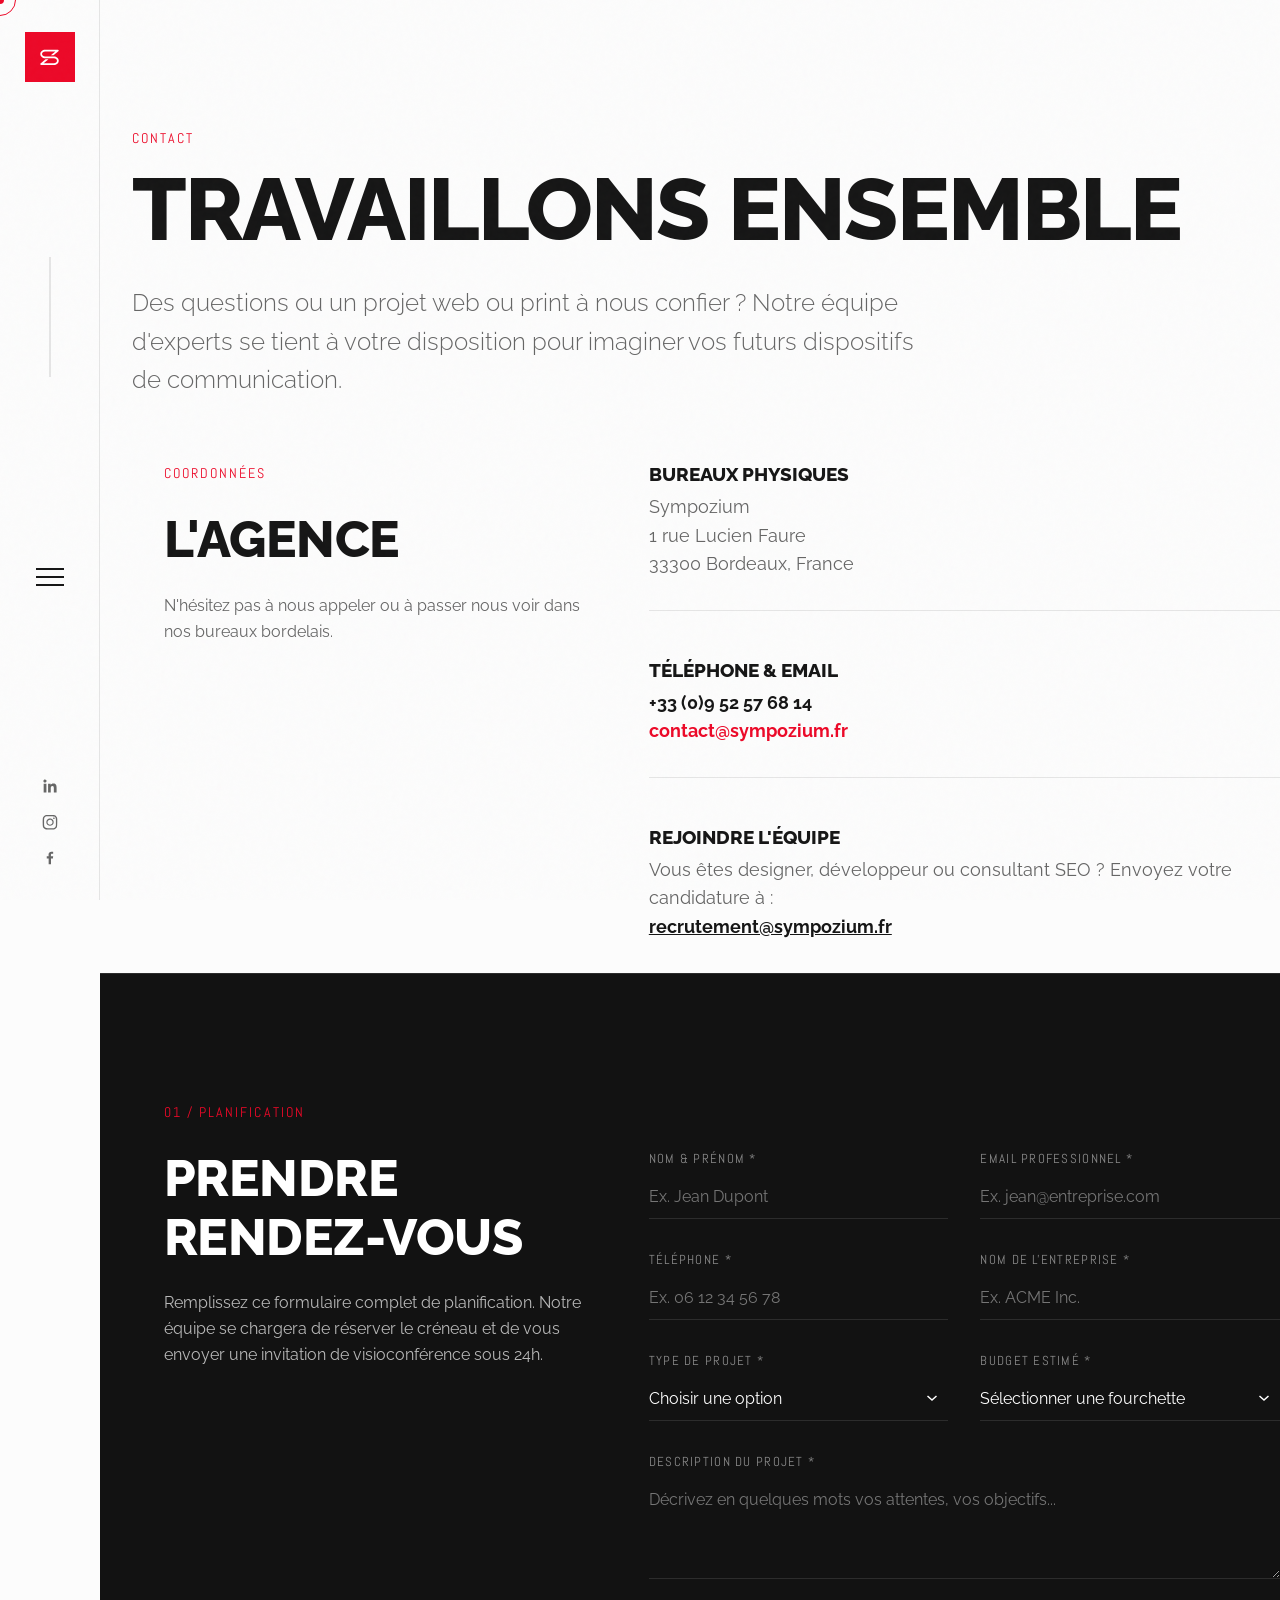
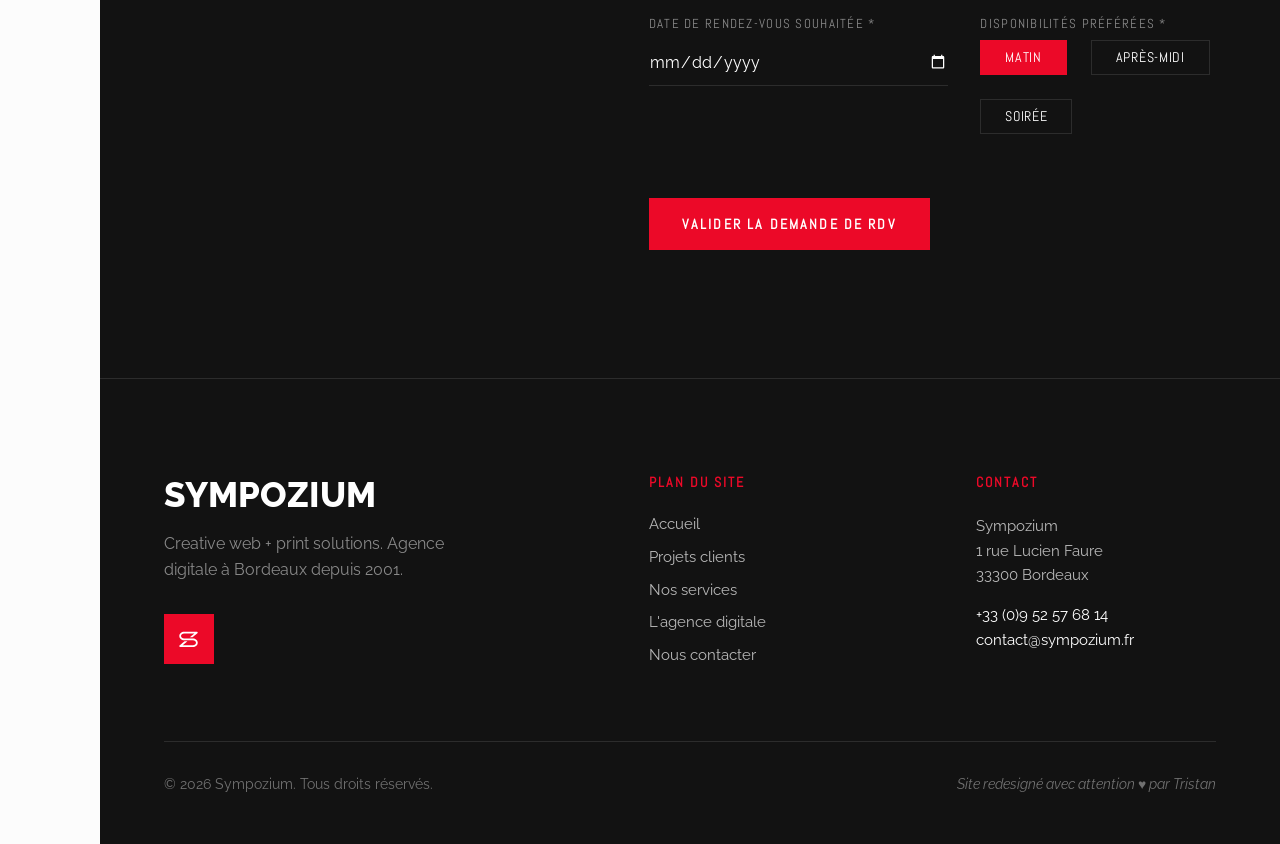
<file: contact.html>
<!DOCTYPE html>
<html lang="fr">
<head>
  <meta charset="UTF-8">
  <meta name="viewport" content="width=device-width, initial-scale=1.0">
  <title>Contactez l'Agence digitale | Sympozium</title>
  <meta name="description" content="Contactez l'agence digitale Sympozium à Bordeaux. Devis gratuit pour vos projets web ou print. Planifiez directement un rendez-vous en ligne.">
  <meta name="keywords" content="contact agence communication Bordeaux, rdv agence web, devis site internet bordeaux, recrutement Sympozium">
  
  <!-- Open Graph -->
  <meta property="og:title" content="Contactez l'Agence digitale | Sympozium">
  <meta property="og:description" content="Une question, un devis, ou un projet web & print ? Notre équipe vous répond sous 24h. Réservez votre créneau en ligne directement.">
  <meta property="og:url" content="https://sympozium.fr/contact.html">
  <meta property="og:type" content="website">
  
  <link rel="canonical" href="https://sympozium.fr/contact.html">
  <link rel="stylesheet" href="style.css">
  
  <!-- Schema.org JSON-LD -->
  <script type="application/ld+json">
  {
    "@context": "https://schema.org",
    "@type": "LocalBusiness",
    "name": "Sympozium",
    "description": "Formulaire de contact de l'agence digitale Sympozium.",
    "url": "https://sympozium.fr/contact.html",
    "telephone": "+33952576814",
    "address": {
      "@type": "PostalAddress",
      "streetAddress": "1 rue Lucien Faure",
      "addressLocality": "Bordeaux",
      "postalCode": "33300",
      "addressCountry": "FR"
    }
  }
  </script>
</head>
<body>

  <!-- Custom Cursor Elements -->
  <div class="custom-cursor"></div>
  <div class="custom-cursor-ring"></div>

  <!-- Sticky Side Navigation -->
  <nav class="side-nav">
    <a href="index.html" class="side-logo" aria-label="Sympozium - Retour à l'accueil">
      <svg viewBox="0 0 70 70" xmlns="http://www.w3.org/2000/svg">
        <path d="m0 0h70v70h-70z" fill="#ec0928" />
        <path d="m566.074 476.571h-12.259c-2.344 0-4.36-1.607-4.36-3.5s2.016-3.5 4.36-3.5h14.3c-2.9 2.392-5.408 4.466-6.578 5.434h3.991c1.5-1.254 4.034-3.363 6.806-5.671.046-.034.162-.142.162-.142a1.219 1.219 0 0 0 .363-.855 1.262 1.262 0 0 0 -1.235-1.234h-17.809c-3.743 0-6.787 2.675-6.787 5.966 0 3.251 3.044 5.923 6.787 5.923h12.259c2.346 0 4.323 1.6 4.323 3.5s-1.977 3.582-4.323 3.582h-14.281c1.51-1.261 3.948-3.293 6.6-5.5h-3.928c-3.054 2.518-5.733 4.734-6.9 5.7a2.749 2.749 0 0 0 -.219.19 1.183 1.183 0 0 0 -.313.8 1.2 1.2 0 0 0 1.194 1.234h17.852c3.745 0 6.789-2.754 6.789-6.007-.005-3.291-3.049-5.92-6.794-5.92z" fill="#fff" transform="translate(-525.614 -442.393)" />
      </svg>
      <span>Sympozium</span>
    </a>
    
    <div class="scroll-progress-container">
      <div class="scroll-progress-bar"></div>
    </div>
    
    <button class="menu-btn" aria-label="Menu principal">
      <span></span>
      <span></span>
      <span></span>
    </button>
    
    <div class="side-socials">
      <a href="https://www.linkedin.com/company/sympozium/" target="_blank" rel="noopener" aria-label="Linkedin">
        <svg viewBox="0 0 24 24"><path d="m4.4 9.3h3.3v10.5h-3.3zm1.6-5.2c1 0 1.9.9 1.9 1.9s-.9 1.9-1.9 1.9-1.9-.8-1.9-1.9.8-1.9 1.9-1.9zm3.7 5.2h3.1v1.4c.7-1 1.9-1.7 3.2-1.6 3.3 0 3.9 2.2 3.9 5v5.8h-3.3v-5.1c0-1.2 0-2.8-1.7-2.8s-2 1.3-2 2.7v5.2h-3.2z"/></svg>
      </a>
      <a href="https://www.instagram.com/sz_agency/" target="_blank" rel="noopener" aria-label="Instagram">
        <svg viewBox="0 0 24 24"><path d="m20.7 8.7v3.6s0 2.9-.1 3.7-.2 1.4-.3 1.9c-.2.7-.6 1.2-1.1 1.7s-1 .8-1.7 1.1c-.5.2-1.2.3-1.9.3s-1.9 0-3.6 0-2.9 0-3.7-.1-1.3-.1-1.9-.3c-.7-.2-1.2-.6-1.7-1s-.8-1-1.1-1.7c-.2-.5-.3-1.2-.3-1.9s-.1-2-.1-3.7 0-2.9.1-3.7.1-1.4.3-1.9c.3-.7.6-1.2 1.1-1.7s1-.8 1.7-1.1c.6-.2 1.2-.3 1.9-.3s2-.1 3.7-.1 2.9 0 3.7.1 1.4.1 1.9.3c.7.2 1.2.6 1.7 1.1s.8 1 1.1 1.7c.1.5.3 1.2.3 2zm-1.9 8.7c.2-.4.3-1.1.3-2.1 0-.6 0-1.4 0-2.4v-1.2c0-1.1 0-1.9 0-2.4-.1-1-.2-1.7-.3-2.1-.3-.8-.9-1.4-1.7-1.7-.4-.2-1.1-.3-2.1-.4-.6 0-1.4 0-2.4 0h-1.2c-1 0-1.8 0-2.4 0-1 .1-1.7.2-2.2.3-.8.4-1.3.9-1.6 1.7-.2.4-.3 1.1-.3 2.1v2.4 1.2 2.4c.1 1 .2 1.7.3 2.1.3.8.9 1.4 1.7 1.7.4.3 1.1.4 2.1.4h2.4 1.2 2.4c1-.1 1.7-.2 2.1-.3.9-.3 1.4-.9 1.7-1.7zm-6.8-9.6c.8 0 1.6.2 2.2.6s1.2 1 1.6 1.6.6 1.4.6 2.2-.2 1.6-.6 2.2-1 1.2-1.6 1.6-1.4.6-2.2.6-1.6-.2-2.2-.6-1.2-1-1.6-1.6-.6-1.4-.6-2.2.2-1.6.6-2.2 1-1.2 1.6-1.6 1.4-.6 2.2-.6zm0 7.4c.8 0 1.5-.3 2.1-.9s.9-1.3.9-2.1-.3-1.5-.9-2.1-1.3-.7-2.1-.7-1.5.3-2.1.9-.9 1.3-.9 2.1.3 1.5.9 2.1 1.3.7 2.1.7zm5.7-7.6c0-.3-.1-.5-.3-.7s-.4-.4-.7-.4-.5.1-.7.3-.3.5-.3.7.1.5.3.7.5.3.7.3.5-.1.7-.3.3-.3.3-.6z"/></svg>
      </a>
      <a href="http://www.facebook.com/agenceSYMPOZIUM" target="_blank" rel="noopener" aria-label="Facebook">
        <svg viewBox="0 0 24 24"><path d="m13.2 19.5v-6.8h2.3l.3-2.7h-2.7v-1.7c0-.7.2-1.3 1.3-1.3h1.4v-2.4c-.3 0-1.2-.1-2.1-.1-1.8-.1-3.3 1.2-3.4 3v.5 2h-2.2v2.7h2.3v6.8z"/></svg>
      </a>
    </div>
  </nav>

  <!-- Fullscreen Navigation Overlay -->
  <div class="menu-overlay">
    <div class="menu-content">
      <ul class="menu-links">
        <li><a href="index.html">Accueil</a></li>
        <li><a href="projets.html">Projets</a></li>
        <li><a href="services.html">Services</a></li>
        <li><a href="agence.html">L'Agence</a></li>
        <li><a href="contact.html">Contact</a></li>
      </ul>
      <div class="menu-overlay-cta">
        <a href="contact.html#rdv" class="btn-primary">Prendre rendez-vous</a>
      </div>
    </div>
  </div>

  <!-- Main Wrapper -->
  <div class="main-wrapper">
    
    <!-- Page Header -->
    <header class="page-header reveal">
      <span class="uppercase-label">Contact</span>
      <h1>Travaillons ensemble</h1>
      <p class="tagline">Des questions ou un projet web ou print à nous confier ? Notre équipe d'experts se tient à votre disposition pour imaginer vos futurs dispositifs de communication.</p>
    </header>

    <!-- Contact Info Blocks -->
    <section class="section" style="padding-top: 0; padding-bottom: 2rem;">
      <div class="section-split">
        <div class="section-sidebar reveal">
          <span class="uppercase-label">Coordonnées</span>
          <h2>L'Agence</h2>
          <p style="margin-top: 1.5rem; color: var(--color-text-muted);">
            N'hésitez pas à nous appeler ou à passer nous voir dans nos bureaux bordelais.
          </p>
        </div>
        <div class="section-content">
          <div style="display: grid; grid-template-columns: 1fr; gap: 3rem;" class="reveal-stagger">
            
            <div style="border-bottom: 1px solid var(--color-border); padding-bottom: 2rem;">
              <h3 style="font-size: 1.2rem; margin-bottom: 0.5rem;">Bureaux physiques</h3>
              <p style="font-size: 1.1rem; line-height: 1.6; color: var(--color-text-muted);">
                Sympozium<br>
                1 rue Lucien Faure<br>
                33300 Bordeaux, France
              </p>
            </div>

            <div style="border-bottom: 1px solid var(--color-border); padding-bottom: 2rem;">
              <h3 style="font-size: 1.2rem; margin-bottom: 0.5rem;">Téléphone &amp; Email</h3>
              <p style="font-size: 1.1rem; line-height: 1.6;">
                <a href="tel:+33952576814" style="color: var(--color-text); text-decoration: none; font-weight: 700; transition: var(--transition-fast);">+33 (0)9 52 57 68 14</a><br>
                <a href="mailto:contact@sympozium.fr" style="color: var(--color-primary); text-decoration: none; font-weight: 700; transition: var(--transition-fast);">contact@sympozium.fr</a>
              </p>
            </div>

            <div>
              <h3 style="font-size: 1.2rem; margin-bottom: 0.5rem;">Rejoindre l'équipe</h3>
              <p style="font-size: 1.1rem; line-height: 1.6; color: var(--color-text-muted);">
                Vous êtes designer, développeur ou consultant SEO ? Envoyez votre candidature à :<br>
                <a href="mailto:recrutement@sympozium.fr" style="color: var(--color-text); font-weight: 700; text-decoration: underline;">recrutement@sympozium.fr</a>
              </p>
            </div>

          </div>
        </div>
      </div>
    </section>

    <!-- Appointment Section (Required Form) -->
    <section id="rdv" class="section appointment-section" style="border-top: 1px solid var(--color-border-dark);">
      <div class="section-split">
        <div class="section-sidebar reveal">
          <span class="uppercase-label">01 / Planification</span>
          <h2>Prendre Rendez-vous</h2>
          <p style="margin-top: 1.5rem; color: rgba(255, 255, 255, 0.7);">
            Remplissez ce formulaire complet de planification. Notre équipe se chargera de réserver le créneau et de vous envoyer une invitation de visioconférence sous 24h.
          </p>
        </div>
        
        <div class="section-content reveal">
          <!-- Form -->
          <form id="rdv-form" class="form-grid">
            <div class="form-group">
              <label for="name" class="form-label">Nom & Prénom *</label>
              <input type="text" id="name" name="name" class="form-control" placeholder="Ex. Jean Dupont" required>
            </div>
            
            <div class="form-group">
              <label for="email" class="form-label">Email professionnel *</label>
              <input type="email" id="email" name="email" class="form-control" placeholder="Ex. jean@entreprise.com" required>
            </div>
            
            <div class="form-group">
              <label for="phone" class="form-label">Téléphone *</label>
              <input type="tel" id="phone" name="phone" class="form-control" placeholder="Ex. 06 12 34 56 78" required>
            </div>
            
            <div class="form-group">
              <label for="company" class="form-label">Nom de l'entreprise *</label>
              <input type="text" id="company" name="company" class="form-control" placeholder="Ex. ACME Inc." required>
            </div>
            
            <div class="form-group">
              <label for="project-type" class="form-label">Type de projet *</label>
              <select id="project-type" name="project-type" class="form-control" required>
                <option value="" disabled selected>Choisir une option</option>
                <option value="Site web">Création / Refonte de Site internet</option>
                <option value="Identité visuelle">Identité visuelle & Branding</option>
                <option value="Motion">Motion Design & Production Vidéo</option>
                <option value="Print">Supports de communication imprimés (Print)</option>
                <option value="Autre">Autre projet</option>
              </select>
            </div>
            
            <div class="form-group">
              <label for="budget" class="form-label">Budget estimé *</label>
              <select id="budget" name="budget" class="form-control" required>
                <option value="" disabled selected>Sélectionner une fourchette</option>
                <option value="< 1k€">Moins de 1 000 €</option>
                <option value="1-5k€">Entre 1 000 € et 5 000 €</option>
                <option value="5-15k€">Entre 5 000 € et 15 000 €</option>
                <option value="+ 15k€">Plus de 15 000 €</option>
              </select>
            </div>
            
            <div class="form-group full-width">
              <label for="description" class="form-label">Description du projet *</label>
              <textarea id="description" name="description" class="form-control" rows="4" placeholder="Décrivez en quelques mots vos attentes, vos objectifs..." required></textarea>
            </div>
            
            <div class="form-group">
              <label for="date" class="form-label">Date de rendez-vous souhaitée *</label>
              <input type="date" id="date" name="date" class="form-control" required>
            </div>
            
            <div class="form-group">
              <label class="form-label">Disponibilités préférées *</label>
              <div class="availability-group">
                <label class="availability-option">
                  <input type="checkbox" name="availability" value="Matin" checked>
                  <span class="availability-label">Matin</span>
                </label>
                <label class="availability-option">
                  <input type="checkbox" name="availability" value="Après-midi">
                  <span class="availability-label">Après-midi</span>
                </label>
                <label class="availability-option">
                  <input type="checkbox" name="availability" value="Soirée">
                  <span class="availability-label">Soirée</span>
                </label>
              </div>
            </div>
            
            <div class="form-group full-width" style="margin-top: 2rem;">
              <button type="submit" class="btn-primary">Valider la demande de RDV</button>
            </div>
          </form>

          <!-- Success Message -->
          <div id="rdv-success" class="form-success-message">
            <h3>Demande enregistrée !</h3>
            <p>Merci pour votre intérêt. Un membre de l'équipe de Sympozium vous recontactera sous 24h ouvrées pour confirmer votre créneau.</p>
          </div>
        </div>
      </div>
    </section>

    <!-- Footer -->
    <footer class="footer">
      <div class="footer-grid">
        <div class="footer-brand">
          <h2>Sympozium</h2>
          <p>Creative web + print solutions. Agence digitale à Bordeaux depuis 2001.</p>
          <svg viewBox="0 0 70 70" xmlns="http://www.w3.org/2000/svg">
            <path d="m0 0h70v70h-70z" fill="#ec0928" />
            <path d="m566.074 476.571h-12.259c-2.344 0-4.36-1.607-4.36-3.5s2.016-3.5 4.36-3.5h14.3c-2.9 2.392-5.408 4.466-6.578 5.434h3.991c1.5-1.254 4.034-3.363 6.806-5.671.046-.034.162-.142.162-.142a1.219 1.219 0 0 0 .363-.855 1.262 1.262 0 0 0 -1.235-1.234h-17.809c-3.743 0-6.787 2.675-6.787 5.966 0 3.251 3.044 5.923 6.787 5.923h12.259c2.346 0 4.323 1.6 4.323 3.5s-1.977 3.582-4.323 3.582h-14.281c1.51-1.261 3.948-3.293 6.6-5.5h-3.928c-3.054 2.518-5.733 4.734-6.9 5.7a2.749 2.749 0 0 0 -.219.19 1.183 1.183 0 0 0 -.313.8 1.2 1.2 0 0 0 1.194 1.234h17.852c3.745 0 6.789-2.754 6.789-6.007-.005-3.291-3.049-5.92-6.794-5.92z" fill="#fff" transform="translate(-525.614 -442.393)" />
          </svg>
        </div>
        
        <div class="footer-links">
          <h3>Plan du site</h3>
          <ul>
            <li><a href="index.html">Accueil</a></li>
            <li><a href="projets.html">Projets clients</a></li>
            <li><a href="services.html">Nos services</a></li>
            <li><a href="agence.html">L'agence digitale</a></li>
            <li><a href="contact.html">Nous contacter</a></li>
          </ul>
        </div>
        
        <div class="footer-contact">
          <h3>Contact</h3>
          <p>
            Sympozium<br>
            1 rue Lucien Faure<br>
            33300 Bordeaux
          </p>
          <p>
            <a href="tel:+33952576814">+33 (0)9 52 57 68 14</a>
            <a href="mailto:contact@sympozium.fr">contact@sympozium.fr</a>
          </p>
        </div>
      </div>
      
      <div class="footer-bottom">
        <p>&copy; 2026 Sympozium. Tous droits réservés.</p>
        <p class="made-with">Site redesigné avec attention ♥ par Tristan</p>
      </div>
    </footer>

  </div>

  <!-- Scripts -->
  <script src="script.js"></script>
</body>
</html>
</file>
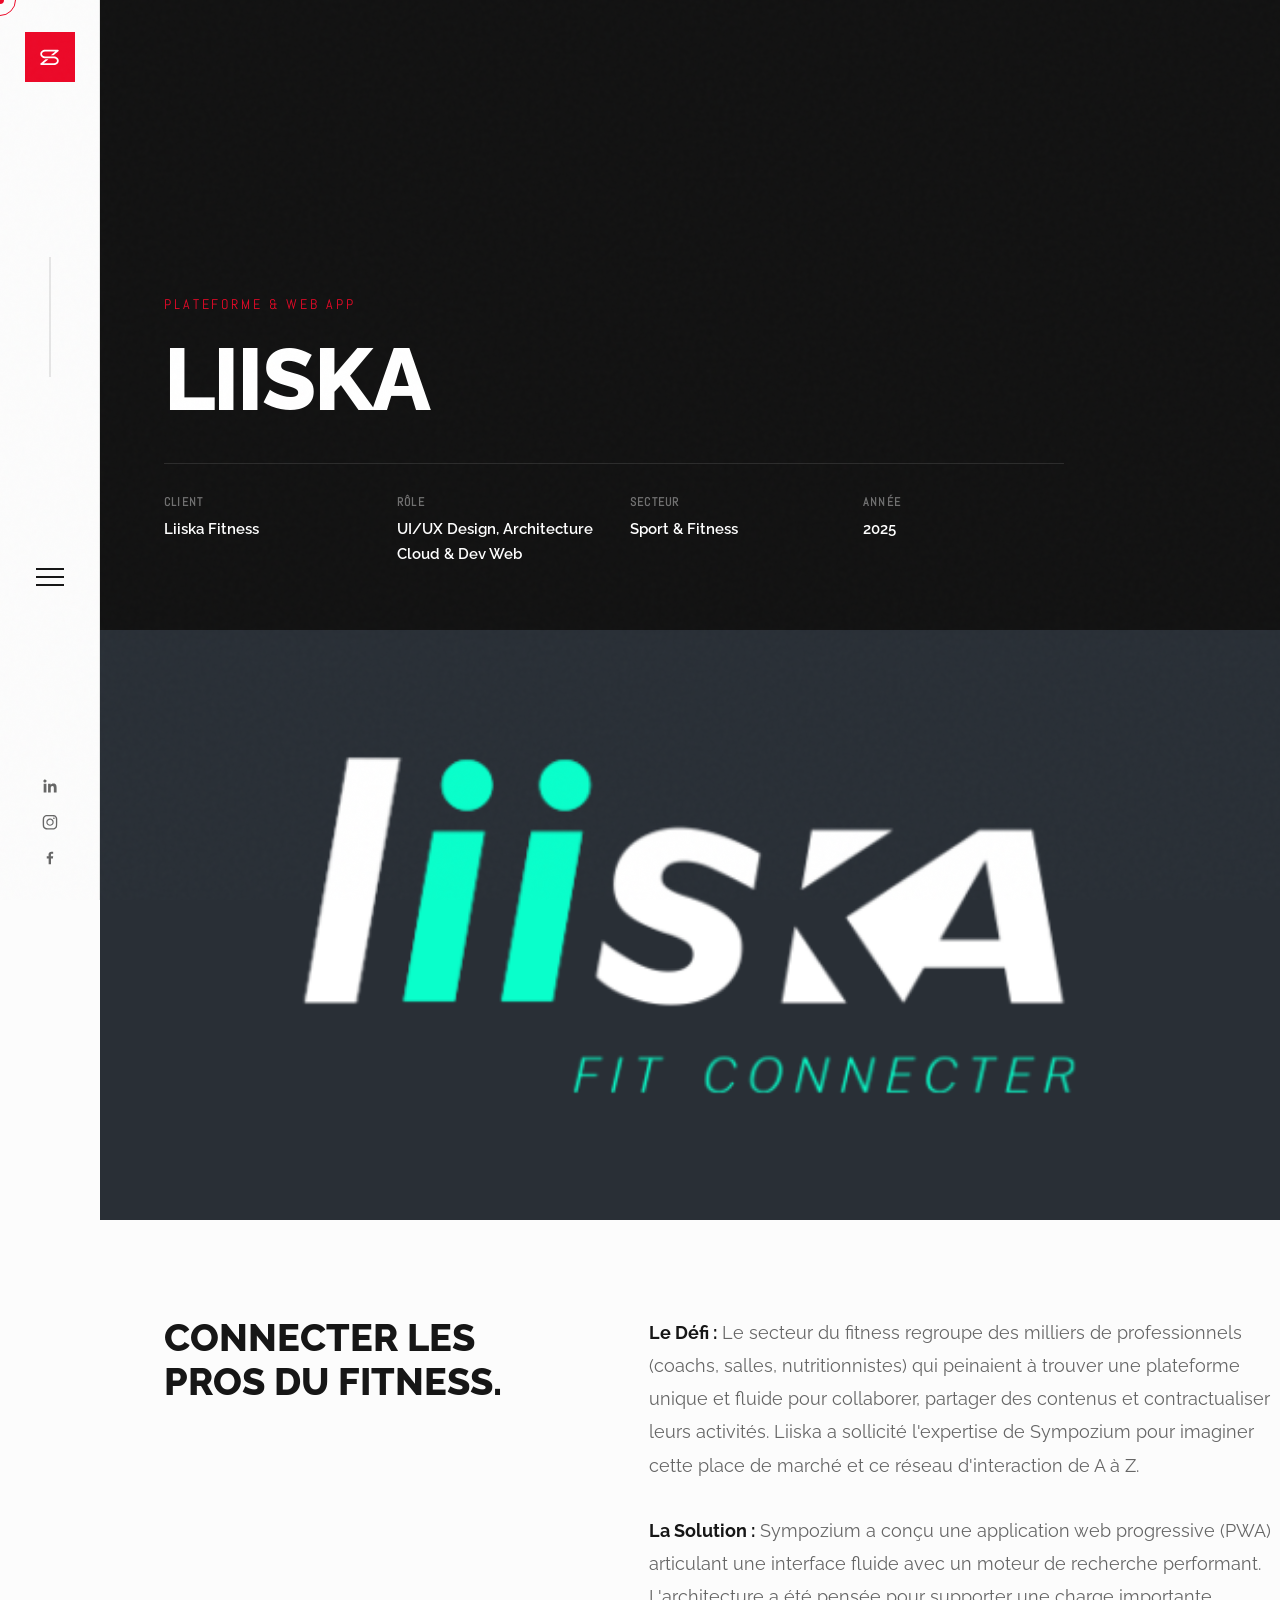
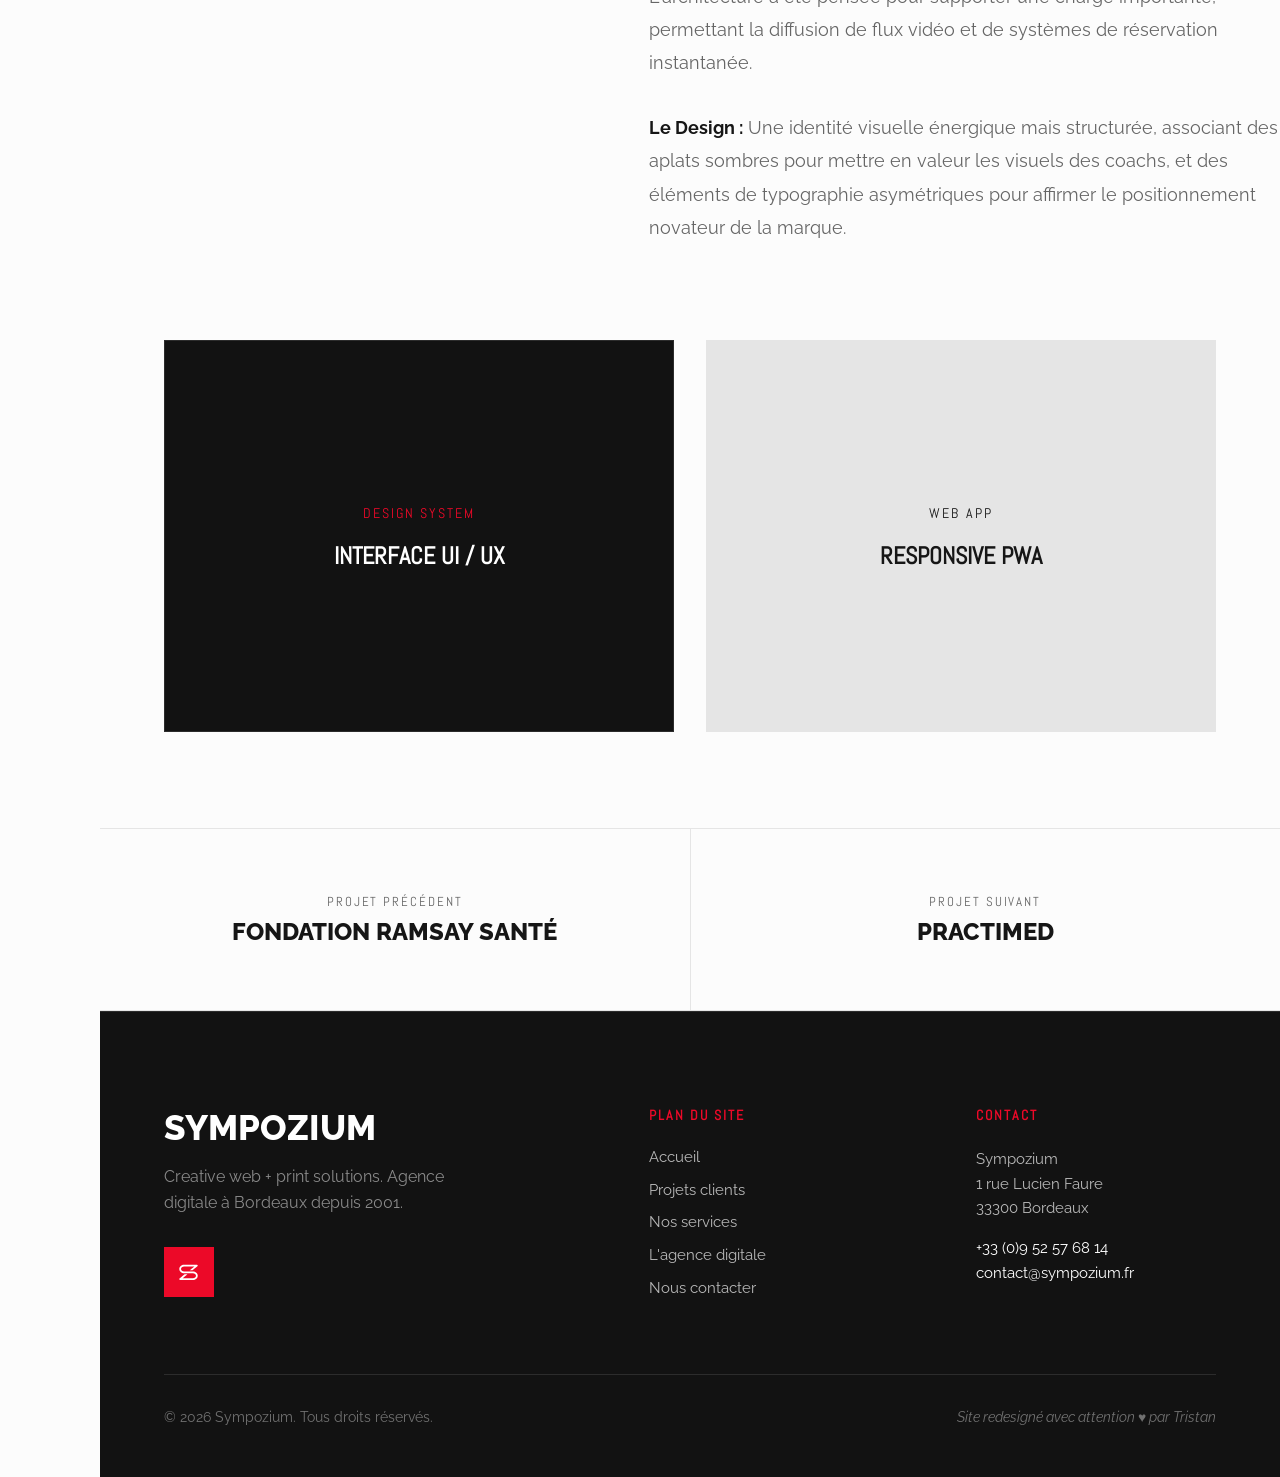
<file: projet-liiska.html>
<!DOCTYPE html>
<html lang="fr">
<head>
  <meta charset="UTF-8">
  <meta name="viewport" content="width=device-width, initial-scale=1.0">
  <title>Projet Liiska | Sympozium</title>
  <meta name="description" content="Découvrez le cas d'étude du projet Liiska par l'agence digitale Sympozium : plateforme de connexion et web app pour les professionnels du fitness.">
  <meta name="keywords" content="projet Liiska, fitness platform, developpement web app bordeaux, Sympozium case study">
  
  <link rel="canonical" href="https://sympozium.fr/projet-liiska.html">
  <link rel="stylesheet" href="style.css">
  
  <!-- Schema.org JSON-LD -->
  <script type="application/ld+json">
  {
    "@context": "https://schema.org",
    "@type": "WebPage",
    "name": "Projet Liiska | Sympozium",
    "description": "Découvrez le cas d'étude du projet Liiska par l'agence digitale Sympozium : plateforme de connexion et web app pour les professionnels du fitness.",
    "publisher": {
      "@type": "LocalBusiness",
      "name": "Sympozium",
      "url": "https://sympozium.fr"
    }
  }
  </script>
</head>
<body>

  <div class="custom-cursor"></div>
  <div class="custom-cursor-ring"></div>

  <!-- Sticky Side Navigation -->
  <nav class="side-nav">
    <a href="index.html" class="side-logo" aria-label="Sympozium - Retour à l'accueil">
      <svg viewBox="0 0 70 70" xmlns="http://www.w3.org/2000/svg">
        <path d="m0 0h70v70h-70z" fill="#ec0928" />
        <path d="m566.074 476.571h-12.259c-2.344 0-4.36-1.607-4.36-3.5s2.016-3.5 4.36-3.5h14.3c-2.9 2.392-5.408 4.466-6.578 5.434h3.991c1.5-1.254 4.034-3.363 6.806-5.671.046-.034.162-.142.162-.142a1.219 1.219 0 0 0 .363-.855 1.262 1.262 0 0 0 -1.235-1.234h-17.809c-3.743 0-6.787 2.675-6.787 5.966 0 3.251 3.044 5.923 6.787 5.923h12.259c2.346 0 4.323 1.6 4.323 3.5s-1.977 3.582-4.323 3.582h-14.281c1.51-1.261 3.948-3.293 6.6-5.5h-3.928c-3.054 2.518-5.733 4.734-6.9 5.7a2.749 2.749 0 0 0 -.219.19 1.183 1.183 0 0 0 -.313.8 1.2 1.2 0 0 0 1.194 1.234h17.852c3.745 0 6.789-2.754 6.789-6.007-.005-3.291-3.049-5.92-6.794-5.92z" fill="#fff" transform="translate(-525.614 -442.393)" />
      </svg>
      <span>Sympozium</span>
    </a>
    
    <div class="scroll-progress-container">
      <div class="scroll-progress-bar"></div>
    </div>
    
    <button class="menu-btn" aria-label="Menu principal">
      <span></span>
      <span></span>
      <span></span>
    </button>
    
    <div class="side-socials">
      <a href="https://www.linkedin.com/company/sympozium/" target="_blank" rel="noopener" aria-label="Linkedin">
        <svg viewBox="0 0 24 24"><path d="m4.4 9.3h3.3v10.5h-3.3zm1.6-5.2c1 0 1.9.9 1.9 1.9s-.9 1.9-1.9 1.9-1.9-.8-1.9-1.9.8-1.9 1.9-1.9zm3.7 5.2h3.1v1.4c.7-1 1.9-1.7 3.2-1.6 3.3 0 3.9 2.2 3.9 5v5.8h-3.3v-5.1c0-1.2 0-2.8-1.7-2.8s-2 1.3-2 2.7v5.2h-3.2z"/></svg>
      </a>
      <a href="https://www.instagram.com/sz_agency/" target="_blank" rel="noopener" aria-label="Instagram">
        <svg viewBox="0 0 24 24"><path d="m20.7 8.7v3.6s0 2.9-.1 3.7-.2 1.4-.3 1.9c-.2.7-.6 1.2-1.1 1.7s-1 .8-1.7 1.1c-.5.2-1.2.3-1.9.3s-1.9 0-3.6 0-2.9 0-3.7-.1-1.3-.1-1.9-.3c-.7-.2-1.2-.6-1.7-1s-.8-1-1.1-1.7c-.2-.5-.3-1.2-.3-1.9s-.1-2-.1-3.7 0-2.9.1-3.7.1-1.4.3-1.9c.3-.7.6-1.2 1.1-1.7s1-.8 1.7-1.1c.6-.2 1.2-.3 1.9-.3s2-.1 3.7-.1 2.9 0 3.7.1 1.4.1 1.9.3c.7.2 1.2.6 1.7 1.1s.8 1 1.1 1.7c.1.5.3 1.2.3 2zm-1.9 8.7c.2-.4.3-1.1.3-2.1 0-.6 0-1.4 0-2.4v-1.2c0-1.1 0-1.9 0-2.4-.1-1-.2-1.7-.3-2.1-.3-.8-.9-1.4-1.7-1.7-.4-.2-1.1-.3-2.1-.4-.6 0-1.4 0-2.4 0h-1.2c-1 0-1.8 0-2.4 0-1 .1-1.7.2-2.2.3-.8.4-1.3.9-1.6 1.7-.2.4-.3 1.1-.3 2.1v2.4 1.2 2.4c.1 1 .2 1.7.3 2.1.3.8.9 1.4 1.7 1.7.4.3 1.1.4 2.1.4h2.4 1.2 2.4c1-.1 1.7-.2 2.1-.3.9-.3 1.4-.9 1.7-1.7zm-6.8-9.6c.8 0 1.6.2 2.2.6s1.2 1 1.6 1.6.6 1.4.6 2.2-.2 1.6-.6 2.2-1 1.2-1.6 1.6-1.4.6-2.2.6-1.6-.2-2.2-.6-1.2-1-1.6-1.6-.6-1.4-.6-2.2.2-1.6.6-2.2 1-1.2 1.6-1.6 1.4-.6 2.2-.6zm0 7.4c.8 0 1.5-.3 2.1-.9s.9-1.3.9-2.1-.3-1.5-.9-2.1-1.3-.7-2.1-.7-1.5.3-2.1.9-.9 1.3-.9 2.1.3 1.5.9 2.1 1.3.7 2.1.7zm5.7-7.6c0-.3-.1-.5-.3-.7s-.4-.4-.7-.4-.5.1-.7.3-.3.5-.3.7.1.5.3.7.5.3.7.3.5-.1.7-.3.3-.3.3-.6z"/></svg>
      </a>
      <a href="http://www.facebook.com/agenceSYMPOZIUM" target="_blank" rel="noopener" aria-label="Facebook">
        <svg viewBox="0 0 24 24"><path d="m13.2 19.5v-6.8h2.3l.3-2.7h-2.7v-1.7c0-.7.2-1.3 1.3-1.3h1.4v-2.4c-.3 0-1.2-.1-2.1-.1-1.8-.1-3.3 1.2-3.4 3v.5 2h-2.2v2.7h2.3v6.8z"/></svg>
      </a>
    </div>
  </nav>

  <!-- Fullscreen Navigation Overlay -->
  <div class="menu-overlay">
    <div class="menu-content">
      <ul class="menu-links">
        <li><a href="index.html">Accueil</a></li>
        <li><a href="projets.html">Projets</a></li>
        <li><a href="services.html">Services</a></li>
        <li><a href="agence.html">L'Agence</a></li>
        <li><a href="contact.html">Contact</a></li>
      </ul>
      <div class="menu-overlay-cta">
        <a href="contact.html#rdv" class="btn-primary">Prendre rendez-vous</a>
      </div>
    </div>
  </div>

  <!-- Main Wrapper -->
  <div class="main-wrapper">
    
    <!-- Project Hero Section -->
    <header class="project-hero">
      <div class="project-hero-content">
        <span class="project-category">Plateforme &amp; Web App</span>
        <h1 class="project-hero-title">Liiska</h1>
        
        <!-- Metadata table -->
        <div class="project-meta-grid">
          <div class="project-meta-item">
            <h4>Client</h4>
            <p>Liiska Fitness</p>
          </div>
          <div class="project-meta-item">
            <h4>Rôle</h4>
            <p>UI/UX Design, Architecture Cloud &amp; Dev Web</p>
          </div>
          <div class="project-meta-item">
            <h4>Secteur</h4>
            <p>Sport &amp; Fitness</p>
          </div>
          <div class="project-meta-item">
            <h4>Année</h4>
            <p>2025</p>
          </div>
        </div>
      </div>
    </header>

    <!-- Project Banner Image -->
    <div class="project-banner-img reveal">
      <img src="assets/liiska-bg-gunmetal-570x570.png" alt="Cas d'étude Liiska - Sympozium">
    </div>

    <!-- Case Study Content -->
    <section class="project-story">
      <div class="project-story-grid">
        <div class="project-story-title reveal">
          <h2>Connecter les pros du fitness.</h2>
        </div>
        <div class="project-story-body reveal-stagger">
          <p>
            <strong>Le Défi :</strong> Le secteur du fitness regroupe des milliers de professionnels (coachs, salles, nutritionnistes) qui peinaient à trouver une plateforme unique et fluide pour collaborer, partager des contenus et contractualiser leurs activités. Liiska a sollicité l'expertise de Sympozium pour imaginer cette place de marché et ce réseau d'interaction de A à Z.
          </p>
          <p>
            <strong>La Solution :</strong> Sympozium a conçu une application web progressive (PWA) articulant une interface fluide avec un moteur de recherche performant. L'architecture a été pensée pour supporter une charge importante, permettant la diffusion de flux vidéo et de systèmes de réservation instantanée.
          </p>
          <p>
            <strong>Le Design :</strong> Une identité visuelle énergique mais structurée, associant des aplats sombres pour mettre en valeur les visuels des coachs, et des éléments de typographie asymétriques pour affirmer le positionnement novateur de la marque.
          </p>
        </div>
      </div>

      <!-- Additional Gallery -->
      <div class="project-gallery reveal-stagger">
        <div class="project-gallery-item">
          <!-- Placeholder with high aesthetic styling to avoid generic image -->
          <div style="background-color: var(--color-bg-dark); width: 100%; height: 100%; display: flex; align-items: center; justify-content: center; padding: 2rem; border: 1px solid var(--color-border-dark);">
            <div style="text-align: center;">
              <span class="uppercase-label" style="color: var(--color-primary);">Design System</span>
              <h4 style="color: var(--color-text-light); font-size: 1.5rem; margin-top: 0.5rem; font-family: var(--font-secondary);">INTERFACE UI / UX</h4>
            </div>
          </div>
        </div>
        <div class="project-gallery-item">
          <div style="background-color: var(--color-bg-alt); width: 100%; height: 100%; display: flex; align-items: center; justify-content: center; padding: 2rem; border: 1px solid var(--color-border);">
            <div style="text-align: center;">
              <span class="uppercase-label" style="color: var(--color-text);">Web App</span>
              <h4 style="color: var(--color-text); font-size: 1.5rem; margin-top: 0.5rem; font-family: var(--font-secondary);">RESPONSIVE PWA</h4>
            </div>
          </div>
        </div>
      </div>
    </section>

    <!-- Navigation between case studies -->
    <div class="project-navigation">
      <a href="projet-ramsay-sante.html" class="project-nav-link" aria-label="Projet précédent : Ramsay Santé">
        <span>Projet précédent</span>
        <h4>Fondation Ramsay Santé</h4>
      </a>
      <a href="projet-practimed.html" class="project-nav-link" aria-label="Projet suivant : PractiMed">
        <span>Projet suivant</span>
        <h4>PractiMed</h4>
      </a>
    </div>

    <!-- Footer -->
    <footer class="footer">
      <div class="footer-grid">
        <div class="footer-brand">
          <h2>Sympozium</h2>
          <p>Creative web + print solutions. Agence digitale à Bordeaux depuis 2001.</p>
          <svg viewBox="0 0 70 70" xmlns="http://www.w3.org/2000/svg">
            <path d="m0 0h70v70h-70z" fill="#ec0928" />
            <path d="m566.074 476.571h-12.259c-2.344 0-4.36-1.607-4.36-3.5s2.016-3.5 4.36-3.5h14.3c-2.9 2.392-5.408 4.466-6.578 5.434h3.991c1.5-1.254 4.034-3.363 6.806-5.671.046-.034.162-.142.162-.142a1.219 1.219 0 0 0 .363-.855 1.262 1.262 0 0 0 -1.235-1.234h-17.809c-3.743 0-6.787 2.675-6.787 5.966 0 3.251 3.044 5.923 6.787 5.923h12.259c2.346 0 4.323 1.6 4.323 3.5s-1.977 3.582-4.323 3.582h-14.281c1.51-1.261 3.948-3.293 6.6-5.5h-3.928c-3.054 2.518-5.733 4.734-6.9 5.7a2.749 2.749 0 0 0 -.219.19 1.183 1.183 0 0 0 -.313.8 1.2 1.2 0 0 0 1.194 1.234h17.852c3.745 0 6.789-2.754 6.789-6.007-.005-3.291-3.049-5.92-6.794-5.92z" fill="#fff" transform="translate(-525.614 -442.393)" />
          </svg>
        </div>
        
        <div class="footer-links">
          <h3>Plan du site</h3>
          <ul>
            <li><a href="index.html">Accueil</a></li>
            <li><a href="projets.html">Projets clients</a></li>
            <li><a href="services.html">Nos services</a></li>
            <li><a href="agence.html">L'agence digitale</a></li>
            <li><a href="contact.html">Nous contacter</a></li>
          </ul>
        </div>
        
        <div class="footer-contact">
          <h3>Contact</h3>
          <p>
            Sympozium<br>
            1 rue Lucien Faure<br>
            33300 Bordeaux
          </p>
          <p>
            <a href="tel:+33952576814">+33 (0)9 52 57 68 14</a>
            <a href="mailto:contact@sympozium.fr">contact@sympozium.fr</a>
          </p>
        </div>
      </div>
      
      <div class="footer-bottom">
        <p>&copy; 2026 Sympozium. Tous droits réservés.</p>
        <p class="made-with">Site redesigné avec attention ♥ par Tristan</p>
      </div>
    </footer>

  </div>

  <!-- Scripts -->
  <script src="script.js"></script>
</body>
</html>
</file>
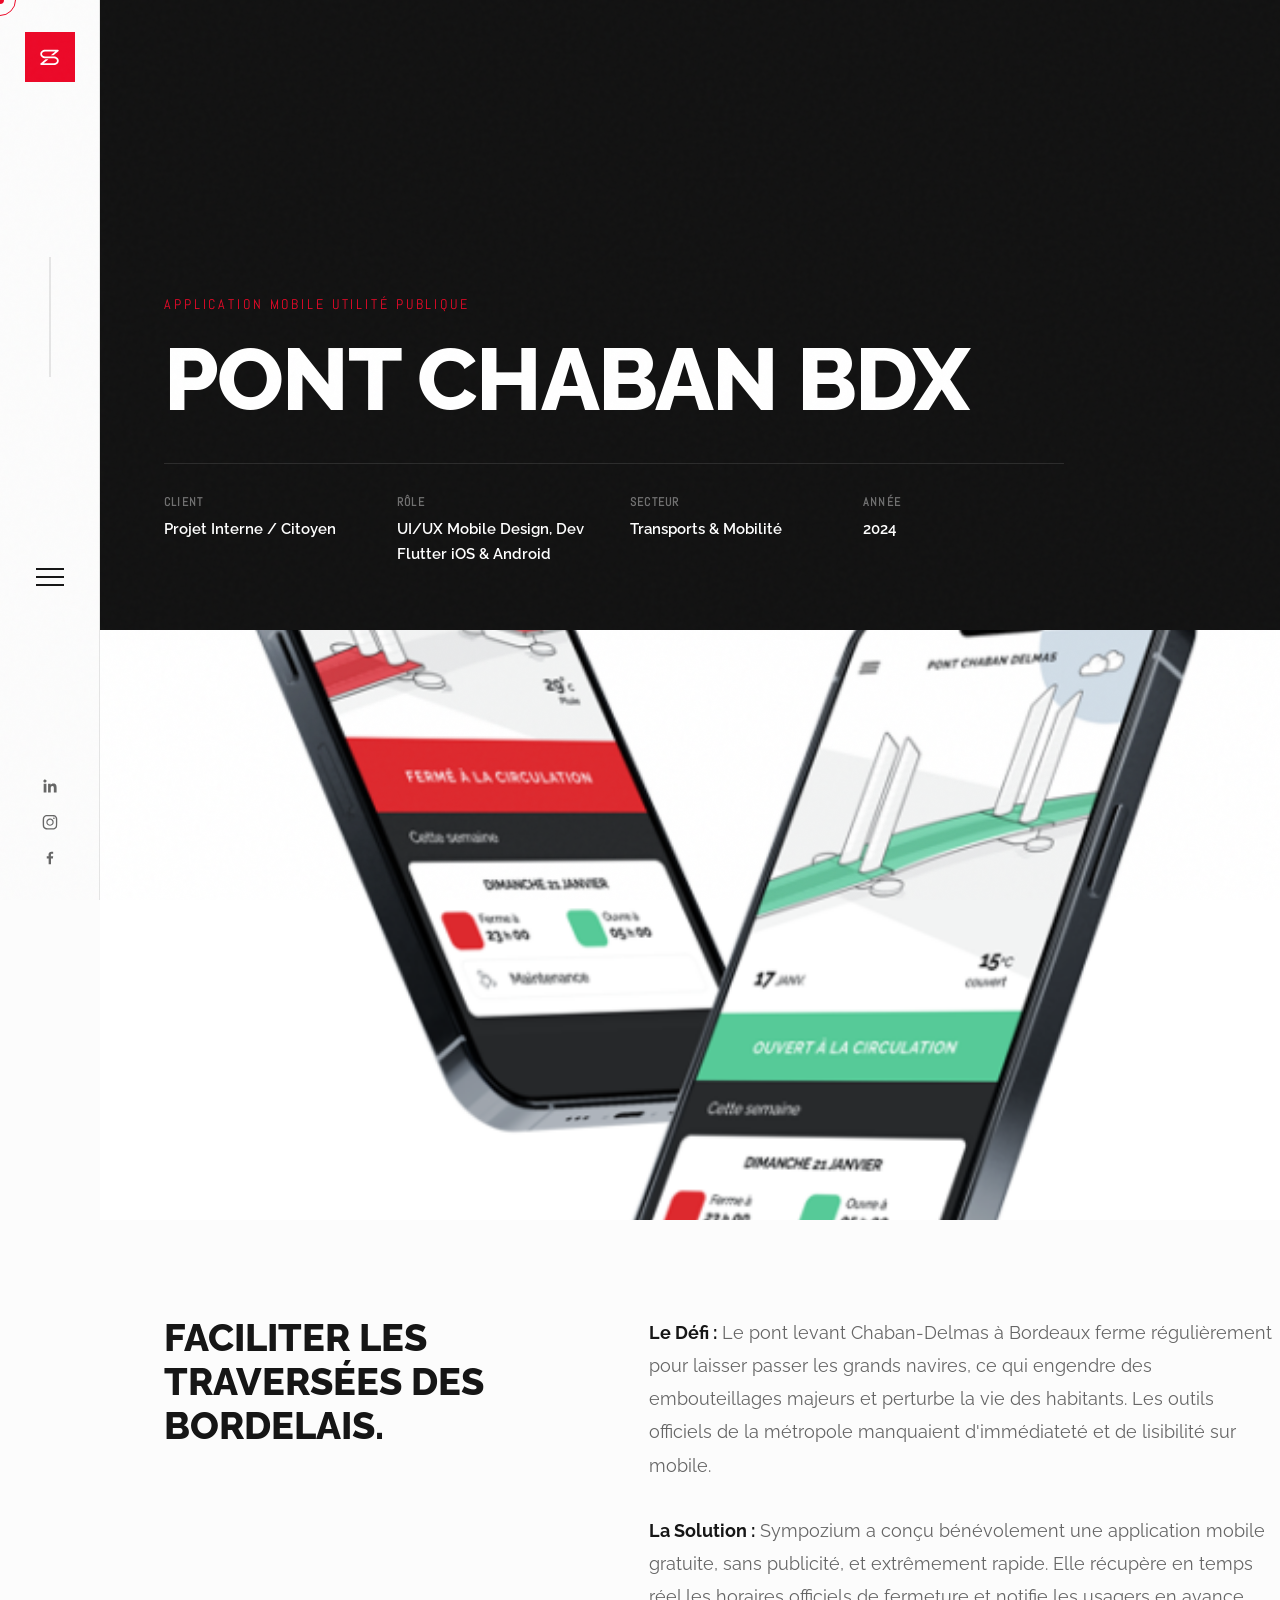
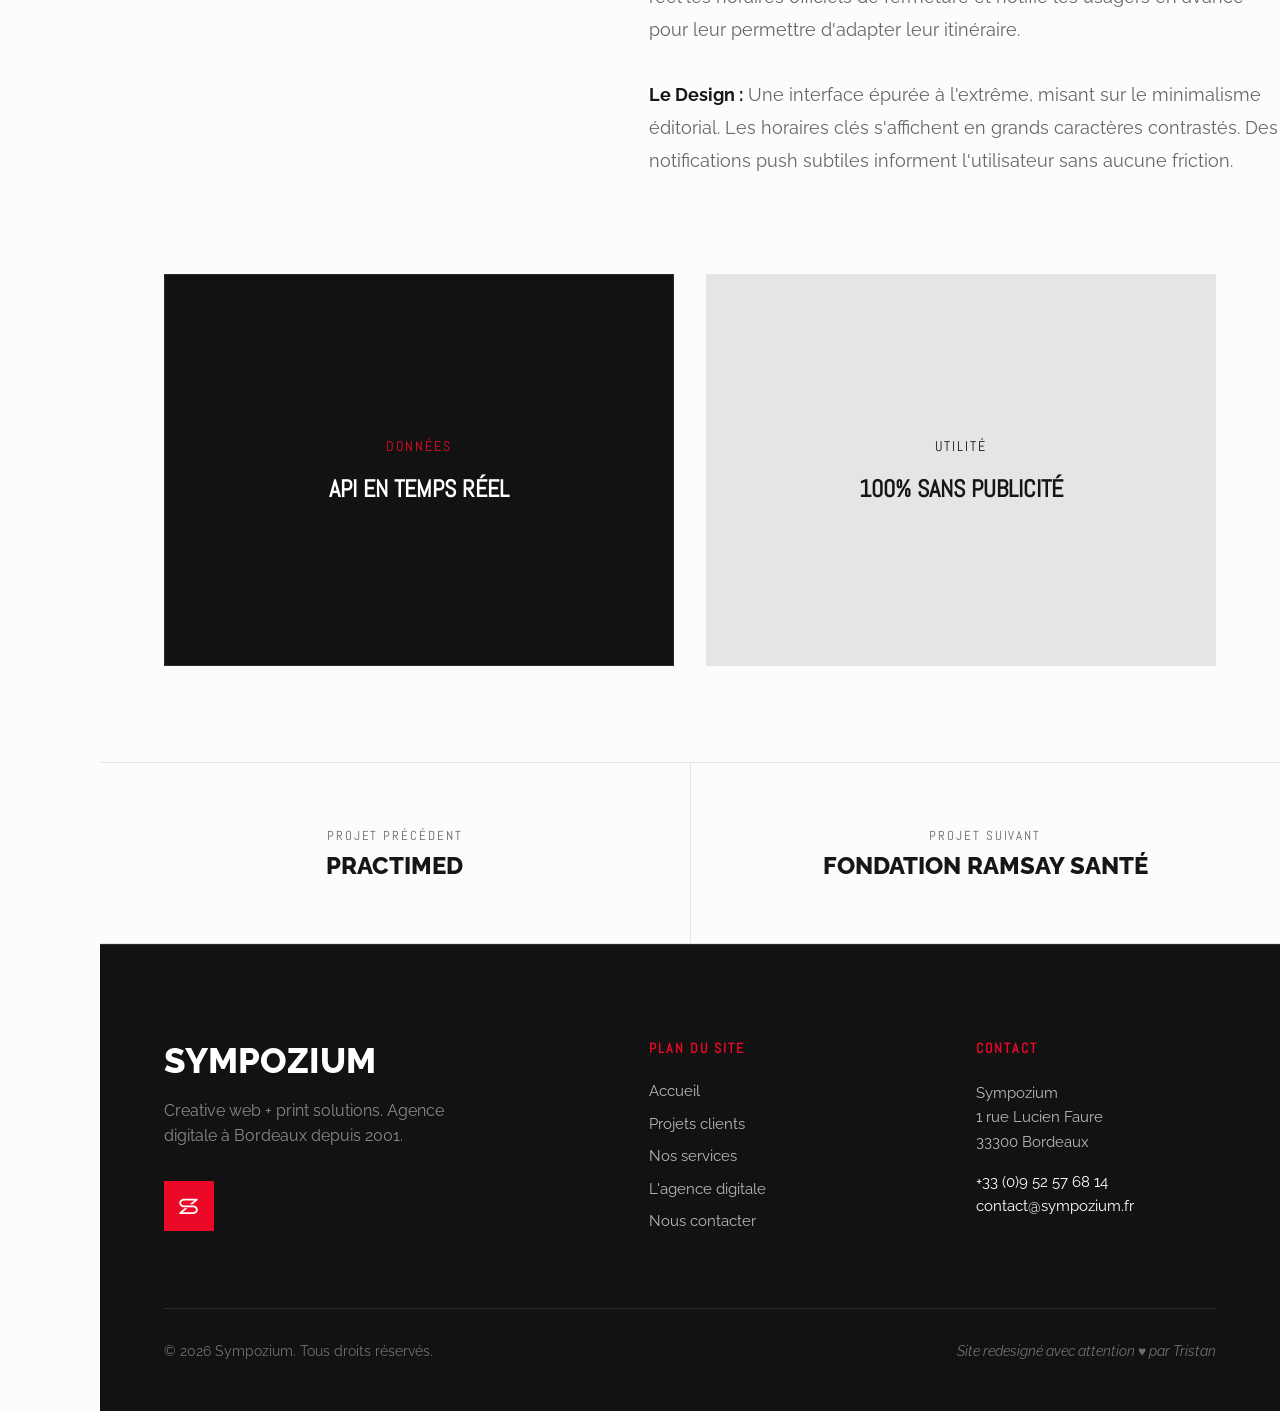
<file: projet-pont-chaban-bdx.html>
<!DOCTYPE html>
<html lang="fr">
<head>
  <meta charset="UTF-8">
  <meta name="viewport" content="width=device-width, initial-scale=1.0">
  <title>Projet Pont Chaban Bdx | Sympozium</title>
  <meta name="description" content="Découvrez l'application mobile Pont Chaban Bdx conçue et développée par Sympozium : horaires de fermeture du pont Chaban Delmas à Bordeaux, 100% gratuite et sans pub.">
  <meta name="keywords" content="application mobile pont chaban, horaires pont chaban delmas bordeaux, developpement mobile bordeaux, case study Sympozium">
  
  <link rel="canonical" href="https://sympozium.fr/projet-pont-chaban-bdx.html">
  <link rel="stylesheet" href="style.css">
  
  <!-- Schema.org JSON-LD -->
  <script type="application/ld+json">
  {
    "@context": "https://schema.org",
    "@type": "WebPage",
    "name": "Projet Pont Chaban Bdx | Sympozium",
    "description": "Découvrez l'application mobile Pont Chaban Bdx conçue et développée par Sympozium : horaires de fermeture du pont Chaban Delmas à Bordeaux, 100% gratuite et sans pub.",
    "publisher": {
      "@type": "LocalBusiness",
      "name": "Sympozium",
      "url": "https://sympozium.fr"
    }
  }
  </script>
</head>
<body>

  <div class="custom-cursor"></div>
  <div class="custom-cursor-ring"></div>

  <!-- Sticky Side Navigation -->
  <nav class="side-nav">
    <a href="index.html" class="side-logo" aria-label="Sympozium - Retour à l'accueil">
      <svg viewBox="0 0 70 70" xmlns="http://www.w3.org/2000/svg">
        <path d="m0 0h70v70h-70z" fill="#ec0928" />
        <path d="m566.074 476.571h-12.259c-2.344 0-4.36-1.607-4.36-3.5s2.016-3.5 4.36-3.5h14.3c-2.9 2.392-5.408 4.466-6.578 5.434h3.991c1.5-1.254 4.034-3.363 6.806-5.671.046-.034.162-.142.162-.142a1.219 1.219 0 0 0 .363-.855 1.262 1.262 0 0 0 -1.235-1.234h-17.809c-3.743 0-6.787 2.675-6.787 5.966 0 3.251 3.044 5.923 6.787 5.923h12.259c2.346 0 4.323 1.6 4.323 3.5s-1.977 3.582-4.323 3.582h-14.281c1.51-1.261 3.948-3.293 6.6-5.5h-3.928c-3.054 2.518-5.733 4.734-6.9 5.7a2.749 2.749 0 0 0 -.219.19 1.183 1.183 0 0 0 -.313.8 1.2 1.2 0 0 0 1.194 1.234h17.852c3.745 0 6.789-2.754 6.789-6.007-.005-3.291-3.049-5.92-6.794-5.92z" fill="#fff" transform="translate(-525.614 -442.393)" />
      </svg>
      <span>Sympozium</span>
    </a>
    
    <div class="scroll-progress-container">
      <div class="scroll-progress-bar"></div>
    </div>
    
    <button class="menu-btn" aria-label="Menu principal">
      <span></span>
      <span></span>
      <span></span>
    </button>
    
    <div class="side-socials">
      <a href="https://www.linkedin.com/company/sympozium/" target="_blank" rel="noopener" aria-label="Linkedin">
        <svg viewBox="0 0 24 24"><path d="m4.4 9.3h3.3v10.5h-3.3zm1.6-5.2c1 0 1.9.9 1.9 1.9s-.9 1.9-1.9 1.9-1.9-.8-1.9-1.9.8-1.9 1.9-1.9zm3.7 5.2h3.1v1.4c.7-1 1.9-1.7 3.2-1.6 3.3 0 3.9 2.2 3.9 5v5.8h-3.3v-5.1c0-1.2 0-2.8-1.7-2.8s-2 1.3-2 2.7v5.2h-3.2z"/></svg>
      </a>
      <a href="https://www.instagram.com/sz_agency/" target="_blank" rel="noopener" aria-label="Instagram">
        <svg viewBox="0 0 24 24"><path d="m20.7 8.7v3.6s0 2.9-.1 3.7-.2 1.4-.3 1.9c-.2.7-.6 1.2-1.1 1.7s-1 .8-1.7 1.1c-.5.2-1.2.3-1.9.3s-1.9 0-3.6 0-2.9 0-3.7-.1-1.3-.1-1.9-.3c-.7-.2-1.2-.6-1.7-1s-.8-1-1.1-1.7c-.2-.5-.3-1.2-.3-1.9s-.1-2-.1-3.7 0-2.9.1-3.7.1-1.4.3-1.9c.3-.7.6-1.2 1.1-1.7s1-.8 1.7-1.1c.6-.2 1.2-.3 1.9-.3s2-.1 3.7-.1 2.9 0 3.7.1 1.4.1 1.9.3c.7.2 1.2.6 1.7 1.1s.8 1 1.1 1.7c.1.5.3 1.2.3 2zm-1.9 8.7c.2-.4.3-1.1.3-2.1 0-.6 0-1.4 0-2.4v-1.2c0-1.1 0-1.9 0-2.4-.1-1-.2-1.7-.3-2.1-.3-.8-.9-1.4-1.7-1.7-.4-.2-1.1-.3-2.1-.4-.6 0-1.4 0-2.4 0h-1.2c-1 0-1.8 0-2.4 0-1 .1-1.7.2-2.2.3-.8.4-1.3.9-1.6 1.7-.2.4-.3 1.1-.3 2.1v2.4 1.2 2.4c.1 1 .2 1.7.3 2.1.3.8.9 1.4 1.7 1.7.4.3 1.1.4 2.1.4h2.4 1.2 2.4c1-.1 1.7-.2 2.1-.3.9-.3 1.4-.9 1.7-1.7zm-6.8-9.6c.8 0 1.6.2 2.2.6s1.2 1 1.6 1.6.6 1.4.6 2.2-.2 1.6-.6 2.2-1 1.2-1.6 1.6-1.4.6-2.2.6-1.6-.2-2.2-.6-1.2-1-1.6-1.6-.6-1.4-.6-2.2.2-1.6.6-2.2 1-1.2 1.6-1.6 1.4-.6 2.2-.6zm0 7.4c.8 0 1.5-.3 2.1-.9s.9-1.3.9-2.1-.3-1.5-.9-2.1-1.3-.7-2.1-.7-1.5.3-2.1.9-.9 1.3-.9 2.1.3 1.5.9 2.1 1.3.7 2.1.7zm5.7-7.6c0-.3-.1-.5-.3-.7s-.4-.4-.7-.4-.5.1-.7.3-.3.5-.3.7.1.5.3.7.5.3.7.3.5-.1.7-.3.3-.3.3-.6z"/></svg>
      </a>
      <a href="http://www.facebook.com/agenceSYMPOZIUM" target="_blank" rel="noopener" aria-label="Facebook">
        <svg viewBox="0 0 24 24"><path d="m13.2 19.5v-6.8h2.3l.3-2.7h-2.7v-1.7c0-.7.2-1.3 1.3-1.3h1.4v-2.4c-.3 0-1.2-.1-2.1-.1-1.8-.1-3.3 1.2-3.4 3v.5 2h-2.2v2.7h2.3v6.8z"/></svg>
      </a>
    </div>
  </nav>

  <!-- Fullscreen Navigation Overlay -->
  <div class="menu-overlay">
    <div class="menu-content">
      <ul class="menu-links">
        <li><a href="index.html">Accueil</a></li>
        <li><a href="projets.html">Projets</a></li>
        <li><a href="services.html">Services</a></li>
        <li><a href="agence.html">L'Agence</a></li>
        <li><a href="contact.html">Contact</a></li>
      </ul>
      <div class="menu-overlay-cta">
        <a href="contact.html#rdv" class="btn-primary">Prendre rendez-vous</a>
      </div>
    </div>
  </div>

  <!-- Main Wrapper -->
  <div class="main-wrapper">
    
    <!-- Project Hero Section -->
    <header class="project-hero">
      <div class="project-hero-content">
        <span class="project-category">Application Mobile Utilité Publique</span>
        <h1 class="project-hero-title">Pont Chaban Bdx</h1>
        
        <!-- Metadata table -->
        <div class="project-meta-grid">
          <div class="project-meta-item">
            <h4>Client</h4>
            <p>Projet Interne / Citoyen</p>
          </div>
          <div class="project-meta-item">
            <h4>Rôle</h4>
            <p>UI/UX Mobile Design, Dev Flutter iOS &amp; Android</p>
          </div>
          <div class="project-meta-item">
            <h4>Secteur</h4>
            <p>Transports &amp; Mobilité</p>
          </div>
          <div class="project-meta-item">
            <h4>Année</h4>
            <p>2024</p>
          </div>
        </div>
      </div>
    </header>

    <!-- Project Banner Image -->
    <div class="project-banner-img reveal">
      <img src="assets/app-pont-chaban-bdx-570x570.png" alt="Cas d'étude Pont Chaban Bdx - Sympozium">
    </div>

    <!-- Case Study Content -->
    <section class="project-story">
      <div class="project-story-grid">
        <div class="project-story-title reveal">
          <h2>Faciliter les traversées des Bordelais.</h2>
        </div>
        <div class="project-story-body reveal-stagger">
          <p>
            <strong>Le Défi :</strong> Le pont levant Chaban-Delmas à Bordeaux ferme régulièrement pour laisser passer les grands navires, ce qui engendre des embouteillages majeurs et perturbe la vie des habitants. Les outils officiels de la métropole manquaient d'immédiateté et de lisibilité sur mobile.
          </p>
          <p>
            <strong>La Solution :</strong> Sympozium a conçu bénévolement une application mobile gratuite, sans publicité, et extrêmement rapide. Elle récupère en temps réel les horaires officiels de fermeture et notifie les usagers en avance pour leur permettre d'adapter leur itinéraire.
          </p>
          <p>
            <strong>Le Design :</strong> Une interface épurée à l'extrême, misant sur le minimalisme éditorial. Les horaires clés s'affichent en grands caractères contrastés. Des notifications push subtiles informent l'utilisateur sans aucune friction.
          </p>
        </div>
      </div>

      <!-- Additional Gallery -->
      <div class="project-gallery reveal-stagger">
        <div class="project-gallery-item">
          <div style="background-color: var(--color-bg-dark); width: 100%; height: 100%; display: flex; align-items: center; justify-content: center; padding: 2rem; border: 1px solid var(--color-border-dark);">
            <div style="text-align: center;">
              <span class="uppercase-label" style="color: var(--color-primary);">Données</span>
              <h4 style="color: var(--color-text-light); font-size: 1.5rem; margin-top: 0.5rem; font-family: var(--font-secondary);">API EN TEMPS RÉEL</h4>
            </div>
          </div>
        </div>
        <div class="project-gallery-item">
          <div style="background-color: var(--color-bg-alt); width: 100%; height: 100%; display: flex; align-items: center; justify-content: center; padding: 2rem; border: 1px solid var(--color-border);">
            <div style="text-align: center;">
              <span class="uppercase-label" style="color: var(--color-text);">Utilité</span>
              <h4 style="color: var(--color-text); font-size: 1.5rem; margin-top: 0.5rem; font-family: var(--font-secondary);">100% SANS PUBLICITÉ</h4>
            </div>
          </div>
        </div>
      </div>
    </section>

    <!-- Navigation between case studies -->
    <div class="project-navigation">
      <a href="projet-practimed.html" class="project-nav-link" aria-label="Projet précédent : PractiMed">
        <span>Projet précédent</span>
        <h4>PractiMed</h4>
      </a>
      <a href="projet-ramsay-sante.html" class="project-nav-link" aria-label="Projet suivant : Ramsay Santé">
        <span>Projet suivant</span>
        <h4>Fondation Ramsay Santé</h4>
      </a>
    </div>

    <!-- Footer -->
    <footer class="footer">
      <div class="footer-grid">
        <div class="footer-brand">
          <h2>Sympozium</h2>
          <p>Creative web + print solutions. Agence digitale à Bordeaux depuis 2001.</p>
          <svg viewBox="0 0 70 70" xmlns="http://www.w3.org/2000/svg">
            <path d="m0 0h70v70h-70z" fill="#ec0928" />
            <path d="m566.074 476.571h-12.259c-2.344 0-4.36-1.607-4.36-3.5s2.016-3.5 4.36-3.5h14.3c-2.9 2.392-5.408 4.466-6.578 5.434h3.991c1.5-1.254 4.034-3.363 6.806-5.671.046-.034.162-.142.162-.142a1.219 1.219 0 0 0 .363-.855 1.262 1.262 0 0 0 -1.235-1.234h-17.809c-3.743 0-6.787 2.675-6.787 5.966 0 3.251 3.044 5.923 6.787 5.923h12.259c2.346 0 4.323 1.6 4.323 3.5s-1.977 3.582-4.323 3.582h-14.281c1.51-1.261 3.948-3.293 6.6-5.5h-3.928c-3.054 2.518-5.733 4.734-6.9 5.7a2.749 2.749 0 0 0 -.219.19 1.183 1.183 0 0 0 -.313.8 1.2 1.2 0 0 0 1.194 1.234h17.852c3.745 0 6.789-2.754 6.789-6.007-.005-3.291-3.049-5.92-6.794-5.92z" fill="#fff" transform="translate(-525.614 -442.393)" />
          </svg>
        </div>
        
        <div class="footer-links">
          <h3>Plan du site</h3>
          <ul>
            <li><a href="index.html">Accueil</a></li>
            <li><a href="projets.html">Projets clients</a></li>
            <li><a href="services.html">Nos services</a></li>
            <li><a href="agence.html">L'agence digitale</a></li>
            <li><a href="contact.html">Nous contacter</a></li>
          </ul>
        </div>
        
        <div class="footer-contact">
          <h3>Contact</h3>
          <p>
            Sympozium<br>
            1 rue Lucien Faure<br>
            33300 Bordeaux
          </p>
          <p>
            <a href="tel:+33952576814">+33 (0)9 52 57 68 14</a>
            <a href="mailto:contact@sympozium.fr">contact@sympozium.fr</a>
          </p>
        </div>
      </div>
      
      <div class="footer-bottom">
        <p>&copy; 2026 Sympozium. Tous droits réservés.</p>
        <p class="made-with">Site redesigné avec attention ♥ par Tristan</p>
      </div>
    </footer>

  </div>

  <!-- Scripts -->
  <script src="script.js"></script>
</body>
</html>
</file>
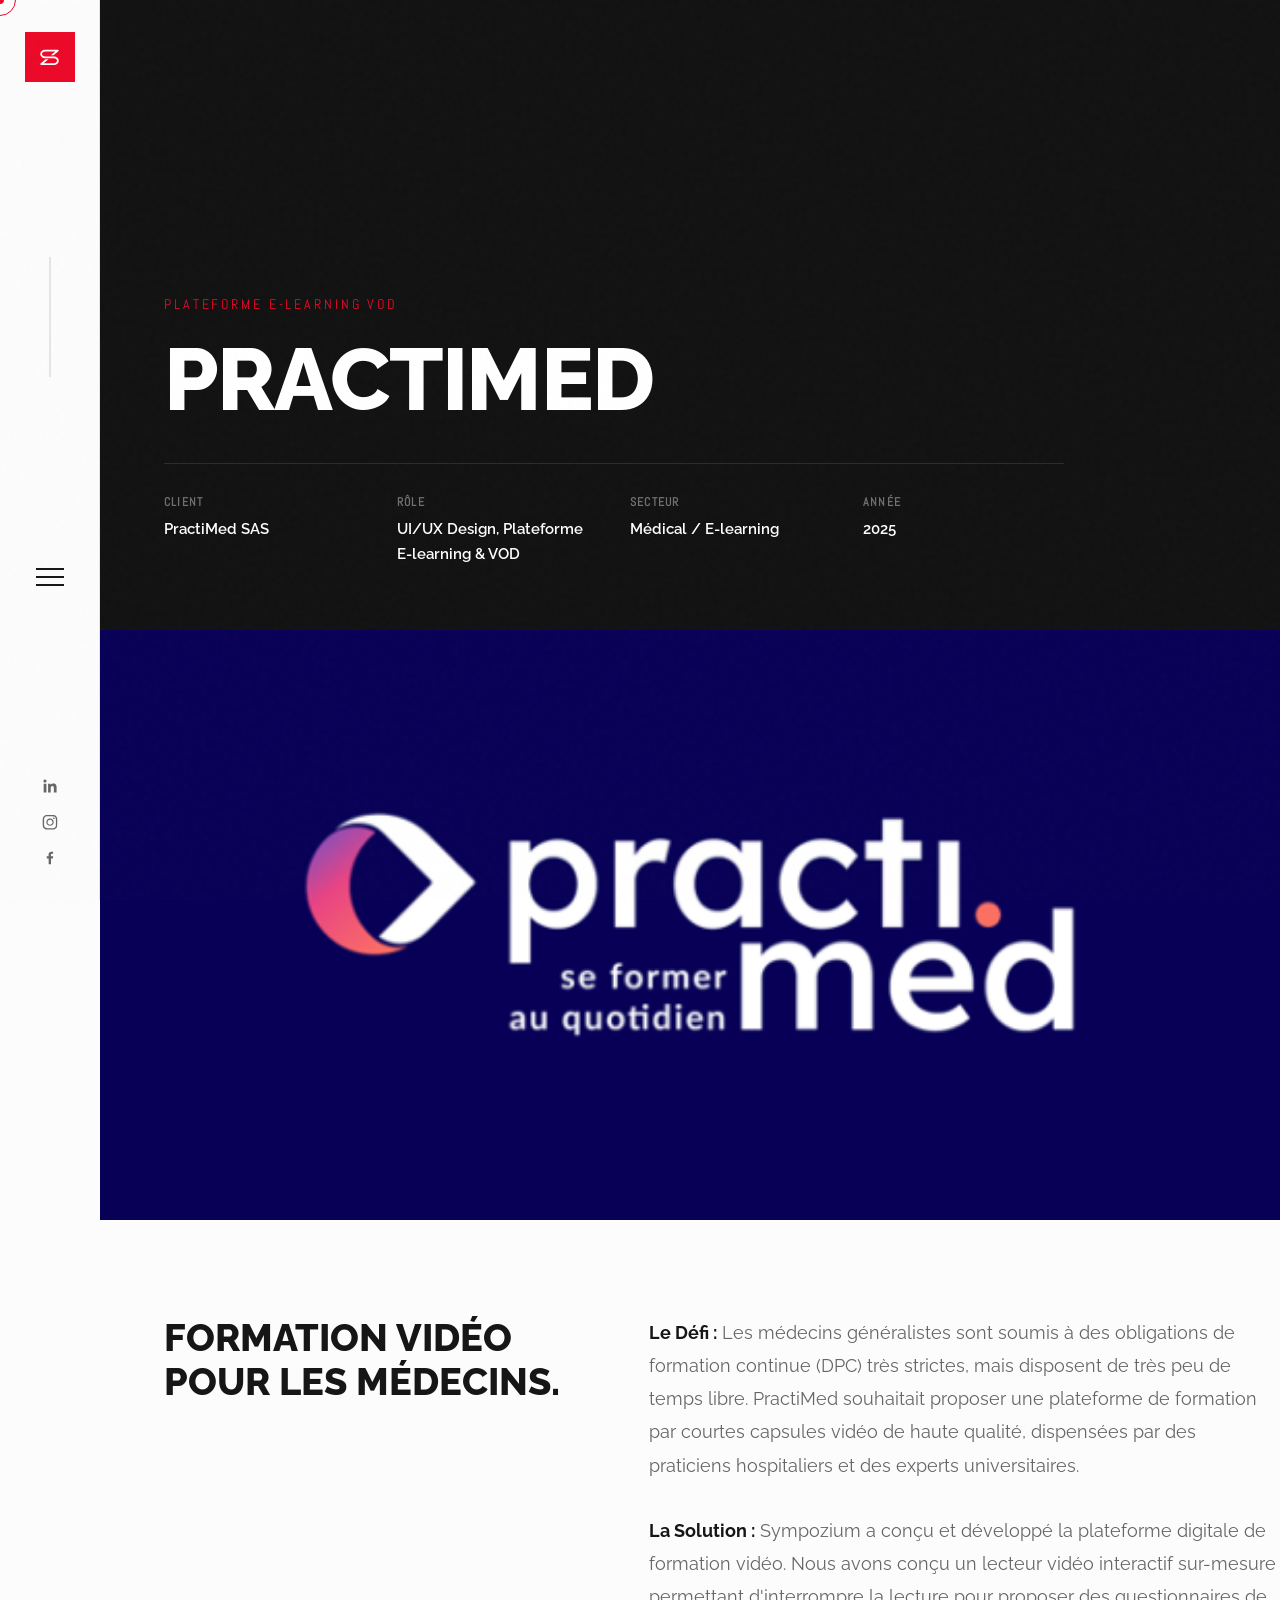
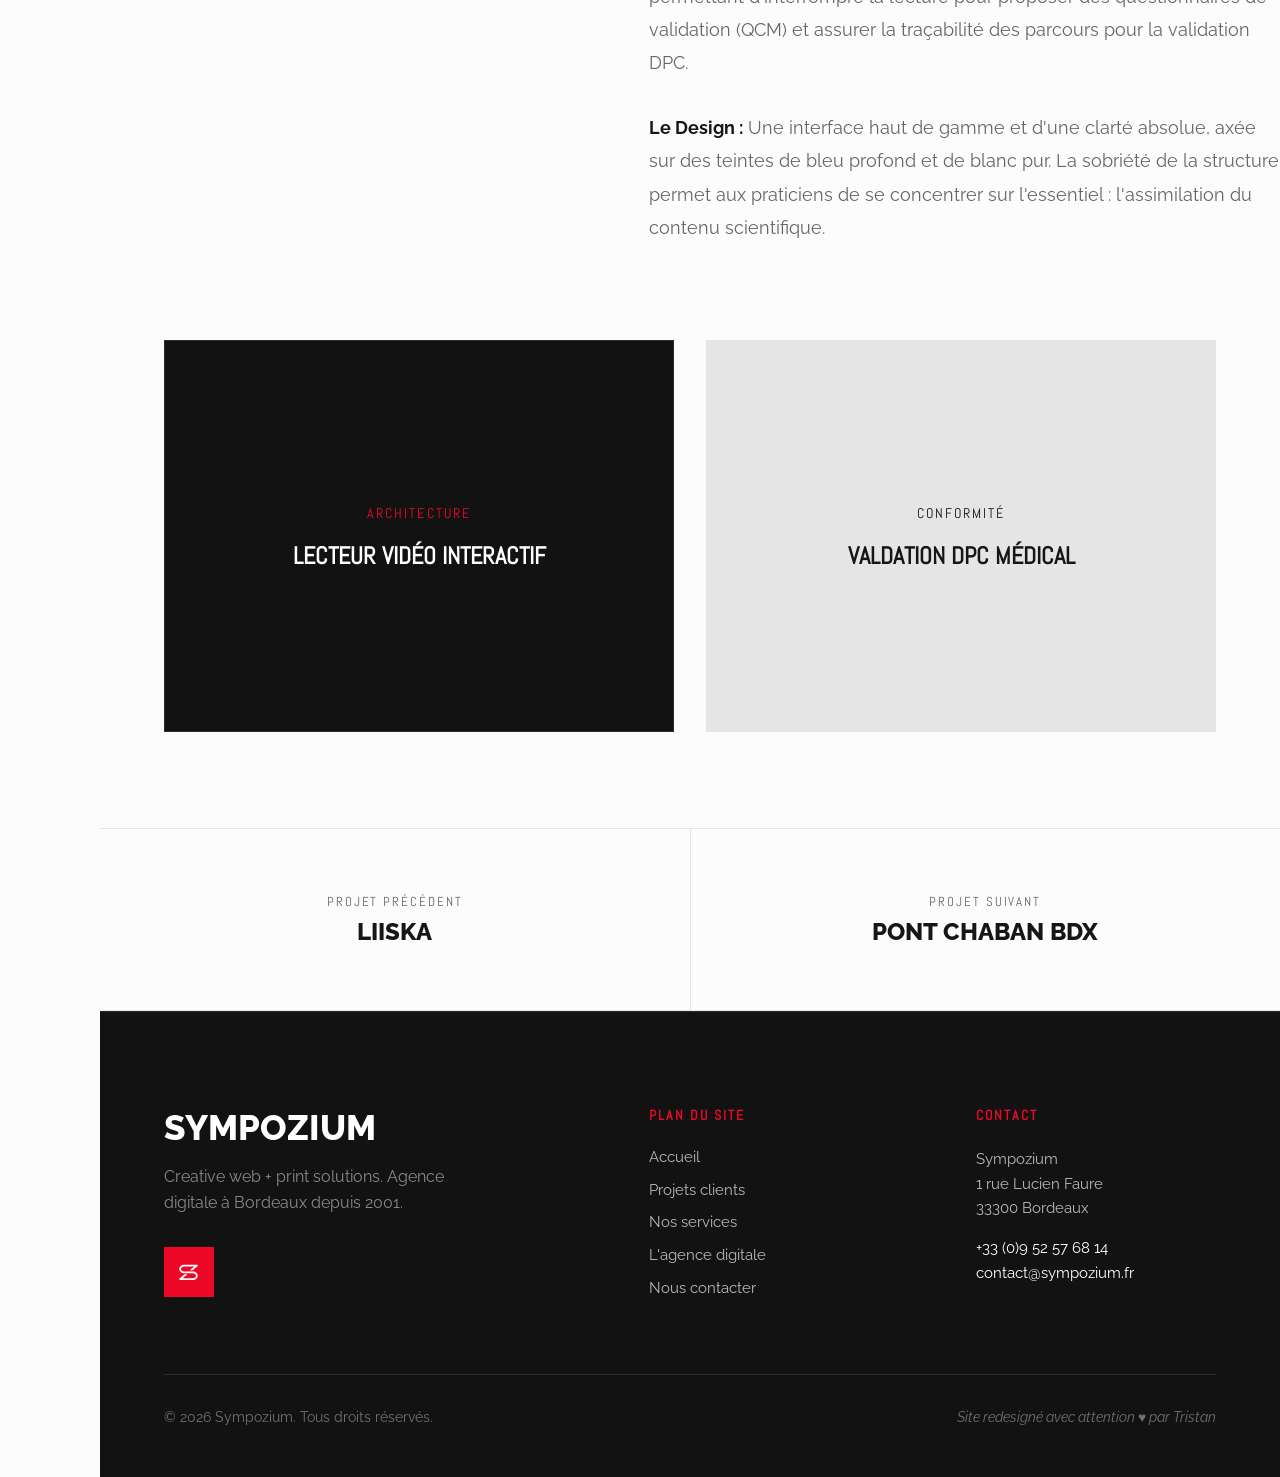
<file: projet-practimed.html>
<!DOCTYPE html>
<html lang="fr">
<head>
  <meta charset="UTF-8">
  <meta name="viewport" content="width=device-width, initial-scale=1.0">
  <title>Projet PractiMed | Sympozium</title>
  <meta name="description" content="Découvrez le cas d'étude du projet PractiMed par l'agence digitale Sympozium : plateforme e-learning et streaming vidéo pour médecins généralistes.">
  <meta name="keywords" content="projet PractiMed, e-learning medical, video streaming platform, Sympozium case study">
  
  <link rel="canonical" href="https://sympozium.fr/projet-practimed.html">
  <link rel="stylesheet" href="style.css">
  
  <!-- Schema.org JSON-LD -->
  <script type="application/ld+json">
  {
    "@context": "https://schema.org",
    "@type": "WebPage",
    "name": "Projet PractiMed | Sympozium",
    "description": "Découvrez le cas d'étude du projet PractiMed par l'agence digitale Sympozium : plateforme e-learning et streaming vidéo pour médecins généralistes.",
    "publisher": {
      "@type": "LocalBusiness",
      "name": "Sympozium",
      "url": "https://sympozium.fr"
    }
  }
  </script>
</head>
<body>

  <div class="custom-cursor"></div>
  <div class="custom-cursor-ring"></div>

  <!-- Sticky Side Navigation -->
  <nav class="side-nav">
    <a href="index.html" class="side-logo" aria-label="Sympozium - Retour à l'accueil">
      <svg viewBox="0 0 70 70" xmlns="http://www.w3.org/2000/svg">
        <path d="m0 0h70v70h-70z" fill="#ec0928" />
        <path d="m566.074 476.571h-12.259c-2.344 0-4.36-1.607-4.36-3.5s2.016-3.5 4.36-3.5h14.3c-2.9 2.392-5.408 4.466-6.578 5.434h3.991c1.5-1.254 4.034-3.363 6.806-5.671.046-.034.162-.142.162-.142a1.219 1.219 0 0 0 .363-.855 1.262 1.262 0 0 0 -1.235-1.234h-17.809c-3.743 0-6.787 2.675-6.787 5.966 0 3.251 3.044 5.923 6.787 5.923h12.259c2.346 0 4.323 1.6 4.323 3.5s-1.977 3.582-4.323 3.582h-14.281c1.51-1.261 3.948-3.293 6.6-5.5h-3.928c-3.054 2.518-5.733 4.734-6.9 5.7a2.749 2.749 0 0 0 -.219.19 1.183 1.183 0 0 0 -.313.8 1.2 1.2 0 0 0 1.194 1.234h17.852c3.745 0 6.789-2.754 6.789-6.007-.005-3.291-3.049-5.92-6.794-5.92z" fill="#fff" transform="translate(-525.614 -442.393)" />
      </svg>
      <span>Sympozium</span>
    </a>
    
    <div class="scroll-progress-container">
      <div class="scroll-progress-bar"></div>
    </div>
    
    <button class="menu-btn" aria-label="Menu principal">
      <span></span>
      <span></span>
      <span></span>
    </button>
    
    <div class="side-socials">
      <a href="https://www.linkedin.com/company/sympozium/" target="_blank" rel="noopener" aria-label="Linkedin">
        <svg viewBox="0 0 24 24"><path d="m4.4 9.3h3.3v10.5h-3.3zm1.6-5.2c1 0 1.9.9 1.9 1.9s-.9 1.9-1.9 1.9-1.9-.8-1.9-1.9.8-1.9 1.9-1.9zm3.7 5.2h3.1v1.4c.7-1 1.9-1.7 3.2-1.6 3.3 0 3.9 2.2 3.9 5v5.8h-3.3v-5.1c0-1.2 0-2.8-1.7-2.8s-2 1.3-2 2.7v5.2h-3.2z"/></svg>
      </a>
      <a href="https://www.instagram.com/sz_agency/" target="_blank" rel="noopener" aria-label="Instagram">
        <svg viewBox="0 0 24 24"><path d="m20.7 8.7v3.6s0 2.9-.1 3.7-.2 1.4-.3 1.9c-.2.7-.6 1.2-1.1 1.7s-1 .8-1.7 1.1c-.5.2-1.2.3-1.9.3s-1.9 0-3.6 0-2.9 0-3.7-.1-1.3-.1-1.9-.3c-.7-.2-1.2-.6-1.7-1s-.8-1-1.1-1.7c-.2-.5-.3-1.2-.3-1.9s-.1-2-.1-3.7 0-2.9.1-3.7.1-1.4.3-1.9c.3-.7.6-1.2 1.1-1.7s1-.8 1.7-1.1c.6-.2 1.2-.3 1.9-.3s2-.1 3.7-.1 2.9 0 3.7.1 1.4.1 1.9.3c.7.2 1.2.6 1.7 1.1s.8 1 1.1 1.7c.1.5.3 1.2.3 2zm-1.9 8.7c.2-.4.3-1.1.3-2.1 0-.6 0-1.4 0-2.4v-1.2c0-1.1 0-1.9 0-2.4-.1-1-.2-1.7-.3-2.1-.3-.8-.9-1.4-1.7-1.7-.4-.2-1.1-.3-2.1-.4-.6 0-1.4 0-2.4 0h-1.2c-1 0-1.8 0-2.4 0-1 .1-1.7.2-2.2.3-.8.4-1.3.9-1.6 1.7-.2.4-.3 1.1-.3 2.1v2.4 1.2 2.4c.1 1 .2 1.7.3 2.1.3.8.9 1.4 1.7 1.7.4.3 1.1.4 2.1.4h2.4 1.2 2.4c1-.1 1.7-.2 2.1-.3.9-.3 1.4-.9 1.7-1.7zm-6.8-9.6c.8 0 1.6.2 2.2.6s1.2 1 1.6 1.6.6 1.4.6 2.2-.2 1.6-.6 2.2-1 1.2-1.6 1.6-1.4.6-2.2.6-1.6-.2-2.2-.6-1.2-1-1.6-1.6-.6-1.4-.6-2.2.2-1.6.6-2.2 1-1.2 1.6-1.6 1.4-.6 2.2-.6zm0 7.4c.8 0 1.5-.3 2.1-.9s.9-1.3.9-2.1-.3-1.5-.9-2.1-1.3-.7-2.1-.7-1.5.3-2.1.9-.9 1.3-.9 2.1.3 1.5.9 2.1 1.3.7 2.1.7zm5.7-7.6c0-.3-.1-.5-.3-.7s-.4-.4-.7-.4-.5.1-.7.3-.3.5-.3.7.1.5.3.7.5.3.7.3.5-.1.7-.3.3-.3.3-.6z"/></svg>
      </a>
      <a href="http://www.facebook.com/agenceSYMPOZIUM" target="_blank" rel="noopener" aria-label="Facebook">
        <svg viewBox="0 0 24 24"><path d="m13.2 19.5v-6.8h2.3l.3-2.7h-2.7v-1.7c0-.7.2-1.3 1.3-1.3h1.4v-2.4c-.3 0-1.2-.1-2.1-.1-1.8-.1-3.3 1.2-3.4 3v.5 2h-2.2v2.7h2.3v6.8z"/></svg>
      </a>
    </div>
  </nav>

  <!-- Fullscreen Navigation Overlay -->
  <div class="menu-overlay">
    <div class="menu-content">
      <ul class="menu-links">
        <li><a href="index.html">Accueil</a></li>
        <li><a href="projets.html">Projets</a></li>
        <li><a href="services.html">Services</a></li>
        <li><a href="agence.html">L'Agence</a></li>
        <li><a href="contact.html">Contact</a></li>
      </ul>
      <div class="menu-overlay-cta">
        <a href="contact.html#rdv" class="btn-primary">Prendre rendez-vous</a>
      </div>
    </div>
  </div>

  <!-- Main Wrapper -->
  <div class="main-wrapper">
    
    <!-- Project Hero Section -->
    <header class="project-hero">
      <div class="project-hero-content">
        <span class="project-category">Plateforme E-learning VOD</span>
        <h1 class="project-hero-title">PractiMed</h1>
        
        <!-- Metadata table -->
        <div class="project-meta-grid">
          <div class="project-meta-item">
            <h4>Client</h4>
            <p>PractiMed SAS</p>
          </div>
          <div class="project-meta-item">
            <h4>Rôle</h4>
            <p>UI/UX Design, Plateforme E-learning &amp; VOD</p>
          </div>
          <div class="project-meta-item">
            <h4>Secteur</h4>
            <p>Médical / E-learning</p>
          </div>
          <div class="project-meta-item">
            <h4>Année</h4>
            <p>2025</p>
          </div>
        </div>
      </div>
    </header>

    <!-- Project Banner Image -->
    <div class="project-banner-img reveal">
      <img src="assets/practimed-bleu-570x570.png" alt="Cas d'étude PractiMed - Sympozium">
    </div>

    <!-- Case Study Content -->
    <section class="project-story">
      <div class="project-story-grid">
        <div class="project-story-title reveal">
          <h2>Formation vidéo pour les médecins.</h2>
        </div>
        <div class="project-story-body reveal-stagger">
          <p>
            <strong>Le Défi :</strong> Les médecins généralistes sont soumis à des obligations de formation continue (DPC) très strictes, mais disposent de très peu de temps libre. PractiMed souhaitait proposer une plateforme de formation par courtes capsules vidéo de haute qualité, dispensées par des praticiens hospitaliers et des experts universitaires.
          </p>
          <p>
            <strong>La Solution :</strong> Sympozium a conçu et développé la plateforme digitale de formation vidéo. Nous avons conçu un lecteur vidéo interactif sur-mesure permettant d'interrompre la lecture pour proposer des questionnaires de validation (QCM) et assurer la traçabilité des parcours pour la validation DPC.
          </p>
          <p>
            <strong>Le Design :</strong> Une interface haut de gamme et d'une clarté absolue, axée sur des teintes de bleu profond et de blanc pur. La sobriété de la structure permet aux praticiens de se concentrer sur l'essentiel : l'assimilation du contenu scientifique.
          </p>
        </div>
      </div>

      <!-- Additional Gallery -->
      <div class="project-gallery reveal-stagger">
        <div class="project-gallery-item">
          <div style="background-color: var(--color-bg-dark); width: 100%; height: 100%; display: flex; align-items: center; justify-content: center; padding: 2rem; border: 1px solid var(--color-border-dark);">
            <div style="text-align: center;">
              <span class="uppercase-label" style="color: var(--color-primary);">Architecture</span>
              <h4 style="color: var(--color-text-light); font-size: 1.5rem; margin-top: 0.5rem; font-family: var(--font-secondary);">LECTEUR VIDÉO INTERACTIF</h4>
            </div>
          </div>
        </div>
        <div class="project-gallery-item">
          <div style="background-color: var(--color-bg-alt); width: 100%; height: 100%; display: flex; align-items: center; justify-content: center; padding: 2rem; border: 1px solid var(--color-border);">
            <div style="text-align: center;">
              <span class="uppercase-label" style="color: var(--color-text);">Conformité</span>
              <h4 style="color: var(--color-text); font-size: 1.5rem; margin-top: 0.5rem; font-family: var(--font-secondary);">VALDATION DPC MÉDICAL</h4>
            </div>
          </div>
        </div>
      </div>
    </section>

    <!-- Navigation between case studies -->
    <div class="project-navigation">
      <a href="projet-liiska.html" class="project-nav-link" aria-label="Projet précédent : Liiska">
        <span>Projet précédent</span>
        <h4>Liiska</h4>
      </a>
      <a href="projet-pont-chaban-bdx.html" class="project-nav-link" aria-label="Projet suivant : Pont Chaban Bdx">
        <span>Projet suivant</span>
        <h4>Pont Chaban Bdx</h4>
      </a>
    </div>

    <!-- Footer -->
    <footer class="footer">
      <div class="footer-grid">
        <div class="footer-brand">
          <h2>Sympozium</h2>
          <p>Creative web + print solutions. Agence digitale à Bordeaux depuis 2001.</p>
          <svg viewBox="0 0 70 70" xmlns="http://www.w3.org/2000/svg">
            <path d="m0 0h70v70h-70z" fill="#ec0928" />
            <path d="m566.074 476.571h-12.259c-2.344 0-4.36-1.607-4.36-3.5s2.016-3.5 4.36-3.5h14.3c-2.9 2.392-5.408 4.466-6.578 5.434h3.991c1.5-1.254 4.034-3.363 6.806-5.671.046-.034.162-.142.162-.142a1.219 1.219 0 0 0 .363-.855 1.262 1.262 0 0 0 -1.235-1.234h-17.809c-3.743 0-6.787 2.675-6.787 5.966 0 3.251 3.044 5.923 6.787 5.923h12.259c2.346 0 4.323 1.6 4.323 3.5s-1.977 3.582-4.323 3.582h-14.281c1.51-1.261 3.948-3.293 6.6-5.5h-3.928c-3.054 2.518-5.733 4.734-6.9 5.7a2.749 2.749 0 0 0 -.219.19 1.183 1.183 0 0 0 -.313.8 1.2 1.2 0 0 0 1.194 1.234h17.852c3.745 0 6.789-2.754 6.789-6.007-.005-3.291-3.049-5.92-6.794-5.92z" fill="#fff" transform="translate(-525.614 -442.393)" />
          </svg>
        </div>
        
        <div class="footer-links">
          <h3>Plan du site</h3>
          <ul>
            <li><a href="index.html">Accueil</a></li>
            <li><a href="projets.html">Projets clients</a></li>
            <li><a href="services.html">Nos services</a></li>
            <li><a href="agence.html">L'agence digitale</a></li>
            <li><a href="contact.html">Nous contacter</a></li>
          </ul>
        </div>
        
        <div class="footer-contact">
          <h3>Contact</h3>
          <p>
            Sympozium<br>
            1 rue Lucien Faure<br>
            33300 Bordeaux
          </p>
          <p>
            <a href="tel:+33952576814">+33 (0)9 52 57 68 14</a>
            <a href="mailto:contact@sympozium.fr">contact@sympozium.fr</a>
          </p>
        </div>
      </div>
      
      <div class="footer-bottom">
        <p>&copy; 2026 Sympozium. Tous droits réservés.</p>
        <p class="made-with">Site redesigné avec attention ♥ par Tristan</p>
      </div>
    </footer>

  </div>

  <!-- Scripts -->
  <script src="script.js"></script>
</body>
</html>
</file>
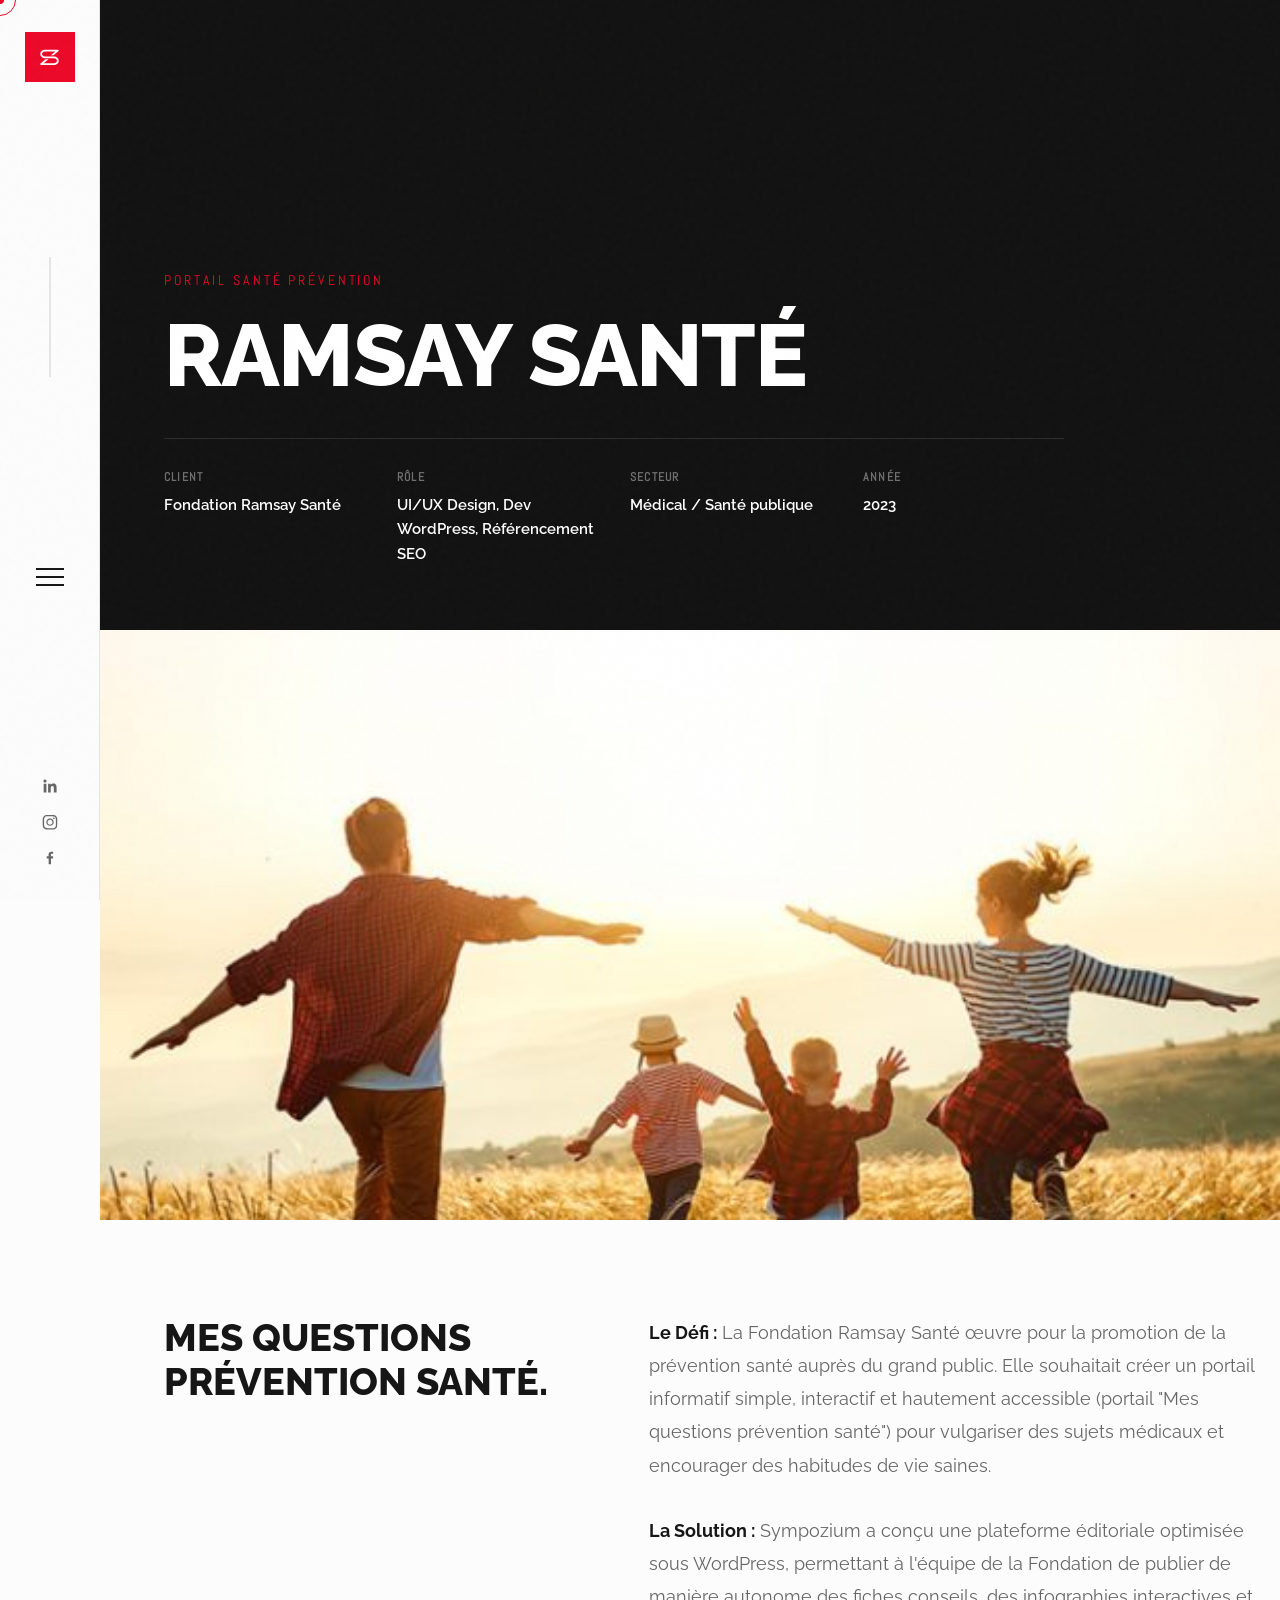
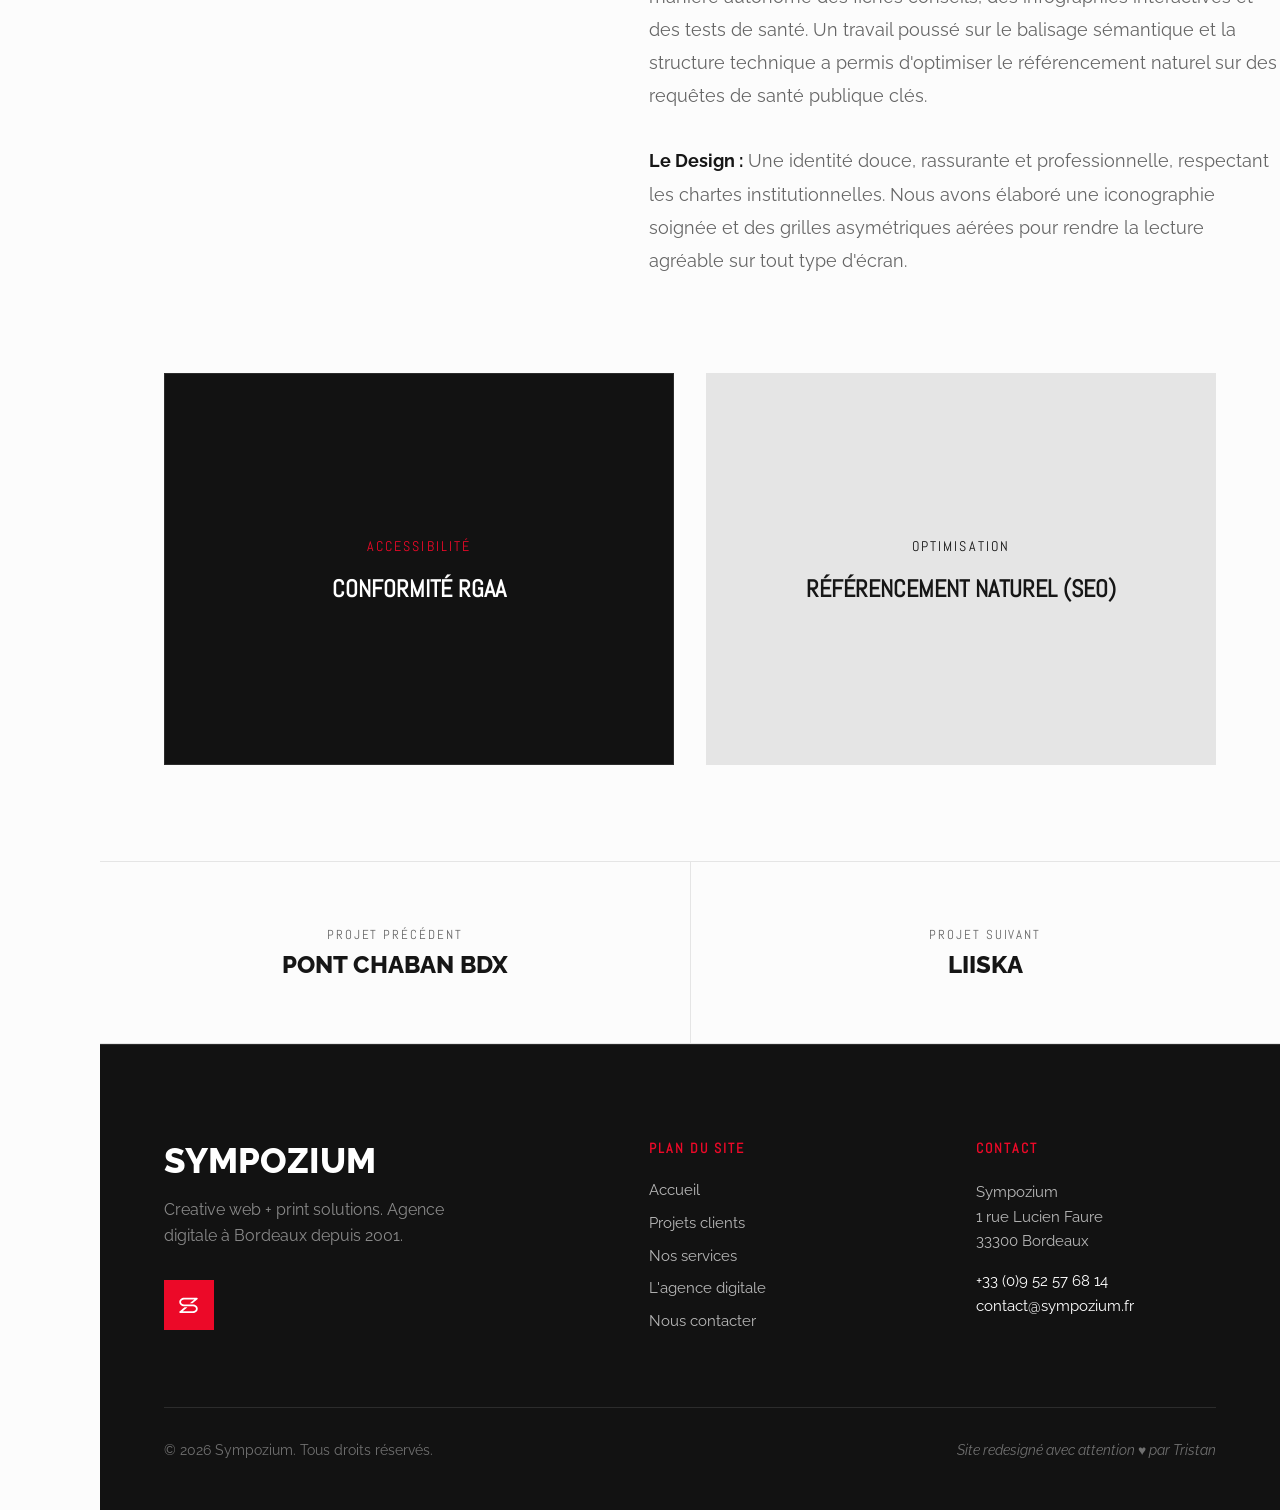
<file: projet-ramsay-sante.html>
<!DOCTYPE html>
<html lang="fr">
<head>
  <meta charset="UTF-8">
  <meta name="viewport" content="width=device-width, initial-scale=1.0">
  <title>Projet Fondation Ramsay Santé | Sympozium</title>
  <meta name="description" content="Découvrez le cas d'étude du projet Fondation Ramsay Santé par l'agence digitale Sympozium : plateforme 'Mes questions prévention santé', design UI/UX et référencement.">
  <meta name="keywords" content="projet Fondation Ramsay Sante, prevention sante, developpement wordpress bordeaux, Sympozium case study">
  
  <link rel="canonical" href="https://sympozium.fr/projet-ramsay-sante.html">
  <link rel="stylesheet" href="style.css">
  
  <!-- Schema.org JSON-LD -->
  <script type="application/ld+json">
  {
    "@context": "https://schema.org",
    "@type": "WebPage",
    "name": "Projet Fondation Ramsay Santé | Sympozium",
    "description": "Découvrez le cas d'étude du projet Fondation Ramsay Santé par l'agence digitale Sympozium : plateforme 'Mes questions prévention santé', design UI/UX et référencement.",
    "publisher": {
      "@type": "LocalBusiness",
      "name": "Sympozium",
      "url": "https://sympozium.fr"
    }
  }
  </script>
</head>
<body>

  <div class="custom-cursor"></div>
  <div class="custom-cursor-ring"></div>

  <!-- Sticky Side Navigation -->
  <nav class="side-nav">
    <a href="index.html" class="side-logo" aria-label="Sympozium - Retour à l'accueil">
      <svg viewBox="0 0 70 70" xmlns="http://www.w3.org/2000/svg">
        <path d="m0 0h70v70h-70z" fill="#ec0928" />
        <path d="m566.074 476.571h-12.259c-2.344 0-4.36-1.607-4.36-3.5s2.016-3.5 4.36-3.5h14.3c-2.9 2.392-5.408 4.466-6.578 5.434h3.991c1.5-1.254 4.034-3.363 6.806-5.671.046-.034.162-.142.162-.142a1.219 1.219 0 0 0 .363-.855 1.262 1.262 0 0 0 -1.235-1.234h-17.809c-3.743 0-6.787 2.675-6.787 5.966 0 3.251 3.044 5.923 6.787 5.923h12.259c2.346 0 4.323 1.6 4.323 3.5s-1.977 3.582-4.323 3.582h-14.281c1.51-1.261 3.948-3.293 6.6-5.5h-3.928c-3.054 2.518-5.733 4.734-6.9 5.7a2.749 2.749 0 0 0 -.219.19 1.183 1.183 0 0 0 -.313.8 1.2 1.2 0 0 0 1.194 1.234h17.852c3.745 0 6.789-2.754 6.789-6.007-.005-3.291-3.049-5.92-6.794-5.92z" fill="#fff" transform="translate(-525.614 -442.393)" />
      </svg>
      <span>Sympozium</span>
    </a>
    
    <div class="scroll-progress-container">
      <div class="scroll-progress-bar"></div>
    </div>
    
    <button class="menu-btn" aria-label="Menu principal">
      <span></span>
      <span></span>
      <span></span>
    </button>
    
    <div class="side-socials">
      <a href="https://www.linkedin.com/company/sympozium/" target="_blank" rel="noopener" aria-label="Linkedin">
        <svg viewBox="0 0 24 24"><path d="m4.4 9.3h3.3v10.5h-3.3zm1.6-5.2c1 0 1.9.9 1.9 1.9s-.9 1.9-1.9 1.9-1.9-.8-1.9-1.9.8-1.9 1.9-1.9zm3.7 5.2h3.1v1.4c.7-1 1.9-1.7 3.2-1.6 3.3 0 3.9 2.2 3.9 5v5.8h-3.3v-5.1c0-1.2 0-2.8-1.7-2.8s-2 1.3-2 2.7v5.2h-3.2z"/></svg>
      </a>
      <a href="https://www.instagram.com/sz_agency/" target="_blank" rel="noopener" aria-label="Instagram">
        <svg viewBox="0 0 24 24"><path d="m20.7 8.7v3.6s0 2.9-.1 3.7-.2 1.4-.3 1.9c-.2.7-.6 1.2-1.1 1.7s-1 .8-1.7 1.1c-.5.2-1.2.3-1.9.3s-1.9 0-3.6 0-2.9 0-3.7-.1-1.3-.1-1.9-.3c-.7-.2-1.2-.6-1.7-1s-.8-1-1.1-1.7c-.2-.5-.3-1.2-.3-1.9s-.1-2-.1-3.7 0-2.9.1-3.7.1-1.4.3-1.9c.3-.7.6-1.2 1.1-1.7s1-.8 1.7-1.1c.6-.2 1.2-.3 1.9-.3s2-.1 3.7-.1 2.9 0 3.7.1 1.4.1 1.9.3c.7.2 1.2.6 1.7 1.1s.8 1 1.1 1.7c.1.5.3 1.2.3 2zm-1.9 8.7c.2-.4.3-1.1.3-2.1 0-.6 0-1.4 0-2.4v-1.2c0-1.1 0-1.9 0-2.4-.1-1-.2-1.7-.3-2.1-.3-.8-.9-1.4-1.7-1.7-.4-.2-1.1-.3-2.1-.4-.6 0-1.4 0-2.4 0h-1.2c-1 0-1.8 0-2.4 0-1 .1-1.7.2-2.2.3-.8.4-1.3.9-1.6 1.7-.2.4-.3 1.1-.3 2.1v2.4 1.2 2.4c.1 1 .2 1.7.3 2.1.3.8.9 1.4 1.7 1.7.4.3 1.1.4 2.1.4h2.4 1.2 2.4c1-.1 1.7-.2 2.1-.3.9-.3 1.4-.9 1.7-1.7zm-6.8-9.6c.8 0 1.6.2 2.2.6s1.2 1 1.6 1.6.6 1.4.6 2.2-.2 1.6-.6 2.2-1 1.2-1.6 1.6-1.4.6-2.2.6-1.6-.2-2.2-.6-1.2-1-1.6-1.6-.6-1.4-.6-2.2.2-1.6.6-2.2 1-1.2 1.6-1.6 1.4-.6 2.2-.6zm0 7.4c.8 0 1.5-.3 2.1-.9s.9-1.3.9-2.1-.3-1.5-.9-2.1-1.3-.7-2.1-.7-1.5.3-2.1.9-.9 1.3-.9 2.1.3 1.5.9 2.1 1.3.7 2.1.7zm5.7-7.6c0-.3-.1-.5-.3-.7s-.4-.4-.7-.4-.5.1-.7.3-.3.5-.3.7.1.5.3.7.5.3.7.3.5-.1.7-.3.3-.3.3-.6z"/></svg>
      </a>
      <a href="http://www.facebook.com/agenceSYMPOZIUM" target="_blank" rel="noopener" aria-label="Facebook">
        <svg viewBox="0 0 24 24"><path d="m13.2 19.5v-6.8h2.3l.3-2.7h-2.7v-1.7c0-.7.2-1.3 1.3-1.3h1.4v-2.4c-.3 0-1.2-.1-2.1-.1-1.8-.1-3.3 1.2-3.4 3v.5 2h-2.2v2.7h2.3v6.8z"/></svg>
      </a>
    </div>
  </nav>

  <!-- Fullscreen Navigation Overlay -->
  <div class="menu-overlay">
    <div class="menu-content">
      <ul class="menu-links">
        <li><a href="index.html">Accueil</a></li>
        <li><a href="projets.html">Projets</a></li>
        <li><a href="services.html">Services</a></li>
        <li><a href="agence.html">L'Agence</a></li>
        <li><a href="contact.html">Contact</a></li>
      </ul>
      <div class="menu-overlay-cta">
        <a href="contact.html#rdv" class="btn-primary">Prendre rendez-vous</a>
      </div>
    </div>
  </div>

  <!-- Main Wrapper -->
  <div class="main-wrapper">
    
    <!-- Project Hero Section -->
    <header class="project-hero">
      <div class="project-hero-content">
        <span class="project-category">Portail Santé Prévention</span>
        <h1 class="project-hero-title">Ramsay Santé</h1>
        
        <!-- Metadata table -->
        <div class="project-meta-grid">
          <div class="project-meta-item">
            <h4>Client</h4>
            <p>Fondation Ramsay Santé</p>
          </div>
          <div class="project-meta-item">
            <h4>Rôle</h4>
            <p>UI/UX Design, Dev WordPress, Référencement SEO</p>
          </div>
          <div class="project-meta-item">
            <h4>Secteur</h4>
            <p>Médical / Santé publique</p>
          </div>
          <div class="project-meta-item">
            <h4>Année</h4>
            <p>2023</p>
          </div>
        </div>
      </div>
    </header>

    <!-- Project Banner Image -->
    <div class="project-banner-img reveal">
      <img src="assets/fondation-ramsay-sante-570x570.jpg" alt="Cas d'étude Fondation Ramsay Santé - Sympozium">
    </div>

    <!-- Case Study Content -->
    <section class="project-story">
      <div class="project-story-grid">
        <div class="project-story-title reveal">
          <h2>Mes questions prévention santé.</h2>
        </div>
        <div class="project-story-body reveal-stagger">
          <p>
            <strong>Le Défi :</strong> La Fondation Ramsay Santé œuvre pour la promotion de la prévention santé auprès du grand public. Elle souhaitait créer un portail informatif simple, interactif et hautement accessible (portail "Mes questions prévention santé") pour vulgariser des sujets médicaux et encourager des habitudes de vie saines.
          </p>
          <p>
            <strong>La Solution :</strong> Sympozium a conçu une plateforme éditoriale optimisée sous WordPress, permettant à l'équipe de la Fondation de publier de manière autonome des fiches conseils, des infographies interactives et des tests de santé. Un travail poussé sur le balisage sémantique et la structure technique a permis d'optimiser le référencement naturel sur des requêtes de santé publique clés.
          </p>
          <p>
            <strong>Le Design :</strong> Une identité douce, rassurante et professionnelle, respectant les chartes institutionnelles. Nous avons élaboré une iconographie soignée et des grilles asymétriques aérées pour rendre la lecture agréable sur tout type d'écran.
          </p>
        </div>
      </div>

      <!-- Additional Gallery -->
      <div class="project-gallery reveal-stagger">
        <div class="project-gallery-item">
          <div style="background-color: var(--color-bg-dark); width: 100%; height: 100%; display: flex; align-items: center; justify-content: center; padding: 2rem; border: 1px solid var(--color-border-dark);">
            <div style="text-align: center;">
              <span class="uppercase-label" style="color: var(--color-primary);">Accessibilité</span>
              <h4 style="color: var(--color-text-light); font-size: 1.5rem; margin-top: 0.5rem; font-family: var(--font-secondary);">CONFORMITÉ RGAA</h4>
            </div>
          </div>
        </div>
        <div class="project-gallery-item">
          <div style="background-color: var(--color-bg-alt); width: 100%; height: 100%; display: flex; align-items: center; justify-content: center; padding: 2rem; border: 1px solid var(--color-border);">
            <div style="text-align: center;">
              <span class="uppercase-label" style="color: var(--color-text);">Optimisation</span>
              <h4 style="color: var(--color-text); font-size: 1.5rem; margin-top: 0.5rem; font-family: var(--font-secondary);">RÉFÉRENCEMENT NATUREL (SEO)</h4>
            </div>
          </div>
        </div>
      </div>
    </section>

    <!-- Navigation between case studies -->
    <div class="project-navigation">
      <a href="projet-pont-chaban-bdx.html" class="project-nav-link" aria-label="Projet précédent : Pont Chaban Bdx">
        <span>Projet précédent</span>
        <h4>Pont Chaban Bdx</h4>
      </a>
      <a href="projet-liiska.html" class="project-nav-link" aria-label="Projet suivant : Liiska">
        <span>Projet suivant</span>
        <h4>Liiska</h4>
      </a>
    </div>

    <!-- Footer -->
    <footer class="footer">
      <div class="footer-grid">
        <div class="footer-brand">
          <h2>Sympozium</h2>
          <p>Creative web + print solutions. Agence digitale à Bordeaux depuis 2001.</p>
          <svg viewBox="0 0 70 70" xmlns="http://www.w3.org/2000/svg">
            <path d="m0 0h70v70h-70z" fill="#ec0928" />
            <path d="m566.074 476.571h-12.259c-2.344 0-4.36-1.607-4.36-3.5s2.016-3.5 4.36-3.5h14.3c-2.9 2.392-5.408 4.466-6.578 5.434h3.991c1.5-1.254 4.034-3.363 6.806-5.671.046-.034.162-.142.162-.142a1.219 1.219 0 0 0 .363-.855 1.262 1.262 0 0 0 -1.235-1.234h-17.809c-3.743 0-6.787 2.675-6.787 5.966 0 3.251 3.044 5.923 6.787 5.923h12.259c2.346 0 4.323 1.6 4.323 3.5s-1.977 3.582-4.323 3.582h-14.281c1.51-1.261 3.948-3.293 6.6-5.5h-3.928c-3.054 2.518-5.733 4.734-6.9 5.7a2.749 2.749 0 0 0 -.219.19 1.183 1.183 0 0 0 -.313.8 1.2 1.2 0 0 0 1.194 1.234h17.852c3.745 0 6.789-2.754 6.789-6.007-.005-3.291-3.049-5.92-6.794-5.92z" fill="#fff" transform="translate(-525.614 -442.393)" />
          </svg>
        </div>
        
        <div class="footer-links">
          <h3>Plan du site</h3>
          <ul>
            <li><a href="index.html">Accueil</a></li>
            <li><a href="projets.html">Projets clients</a></li>
            <li><a href="services.html">Nos services</a></li>
            <li><a href="agence.html">L'agence digitale</a></li>
            <li><a href="contact.html">Nous contacter</a></li>
          </ul>
        </div>
        
        <div class="footer-contact">
          <h3>Contact</h3>
          <p>
            Sympozium<br>
            1 rue Lucien Faure<br>
            33300 Bordeaux
          </p>
          <p>
            <a href="tel:+33952576814">+33 (0)9 52 57 68 14</a>
            <a href="mailto:contact@sympozium.fr">contact@sympozium.fr</a>
          </p>
        </div>
      </div>
      
      <div class="footer-bottom">
        <p>&copy; 2026 Sympozium. Tous droits réservés.</p>
        <p class="made-with">Site redesigné avec attention ♥ par Tristan</p>
      </div>
    </footer>

  </div>

  <!-- Scripts -->
  <script src="script.js"></script>
</body>
</html>
</file>
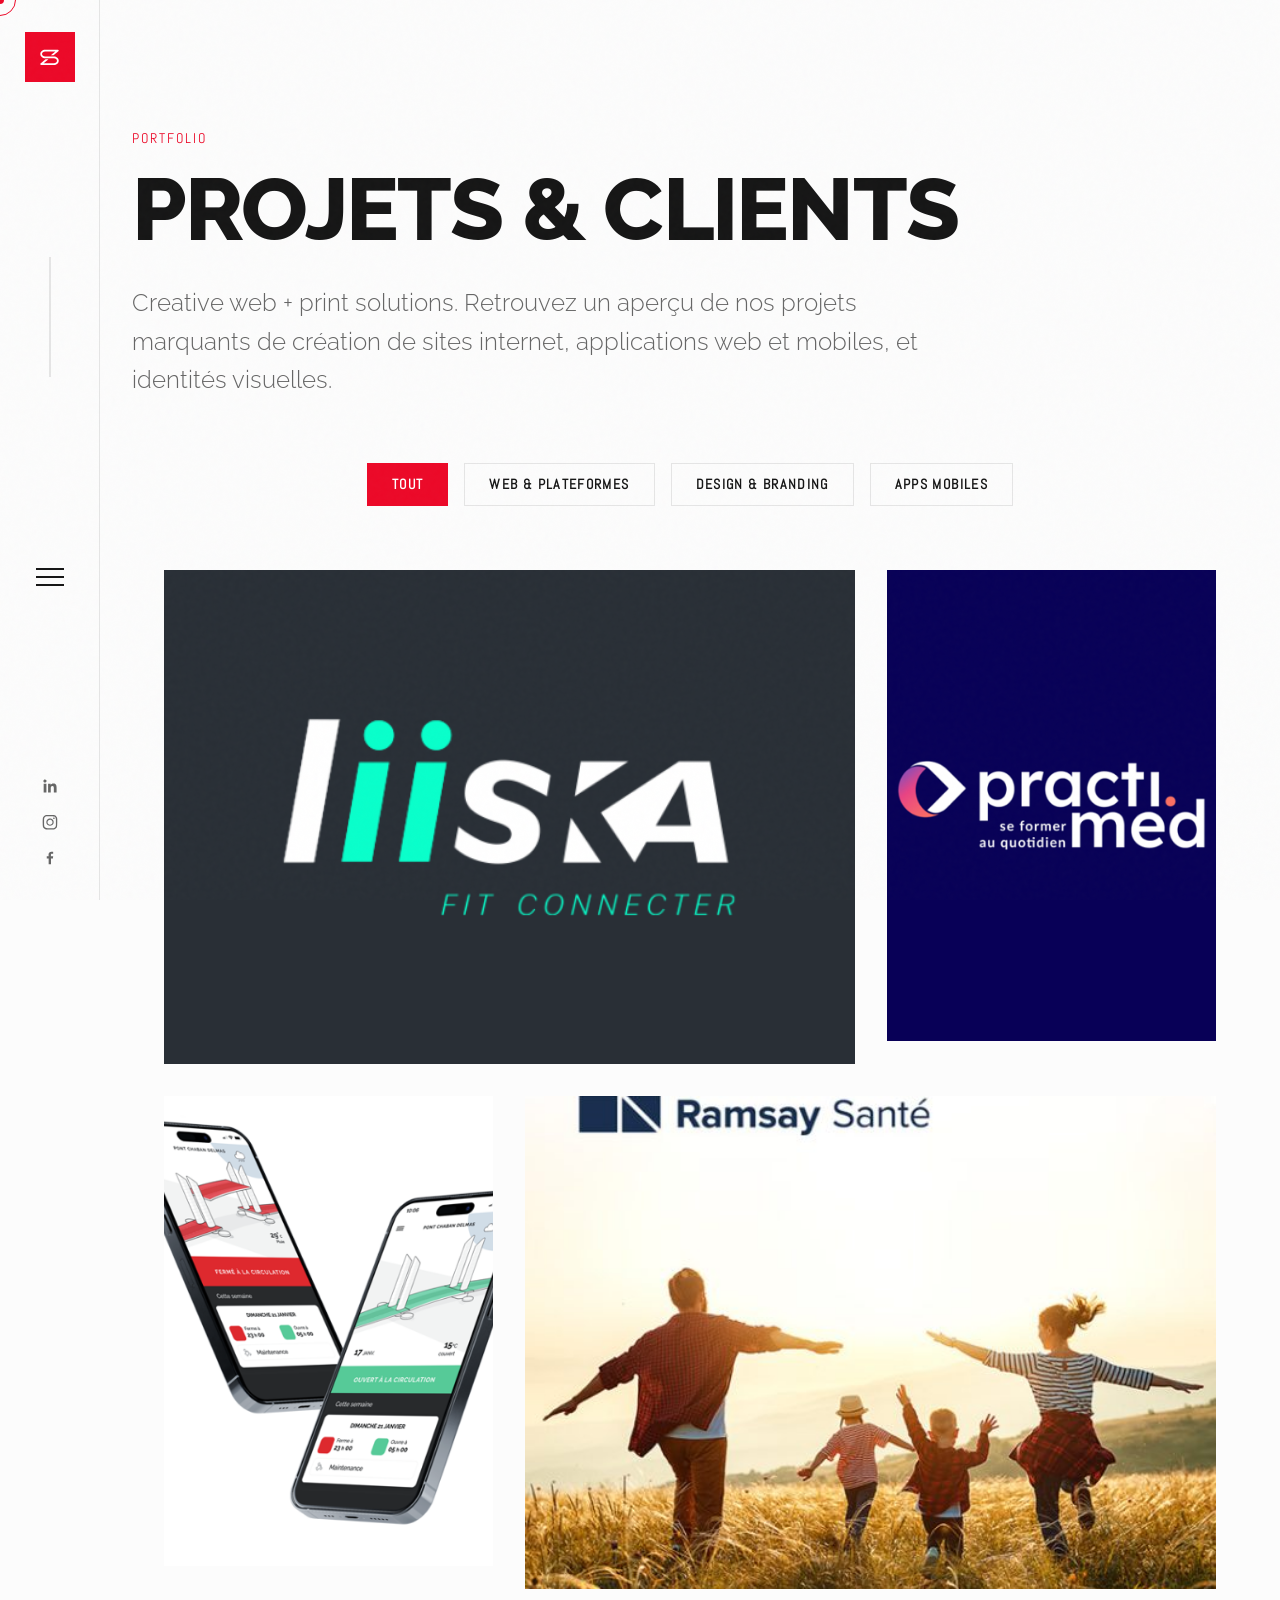
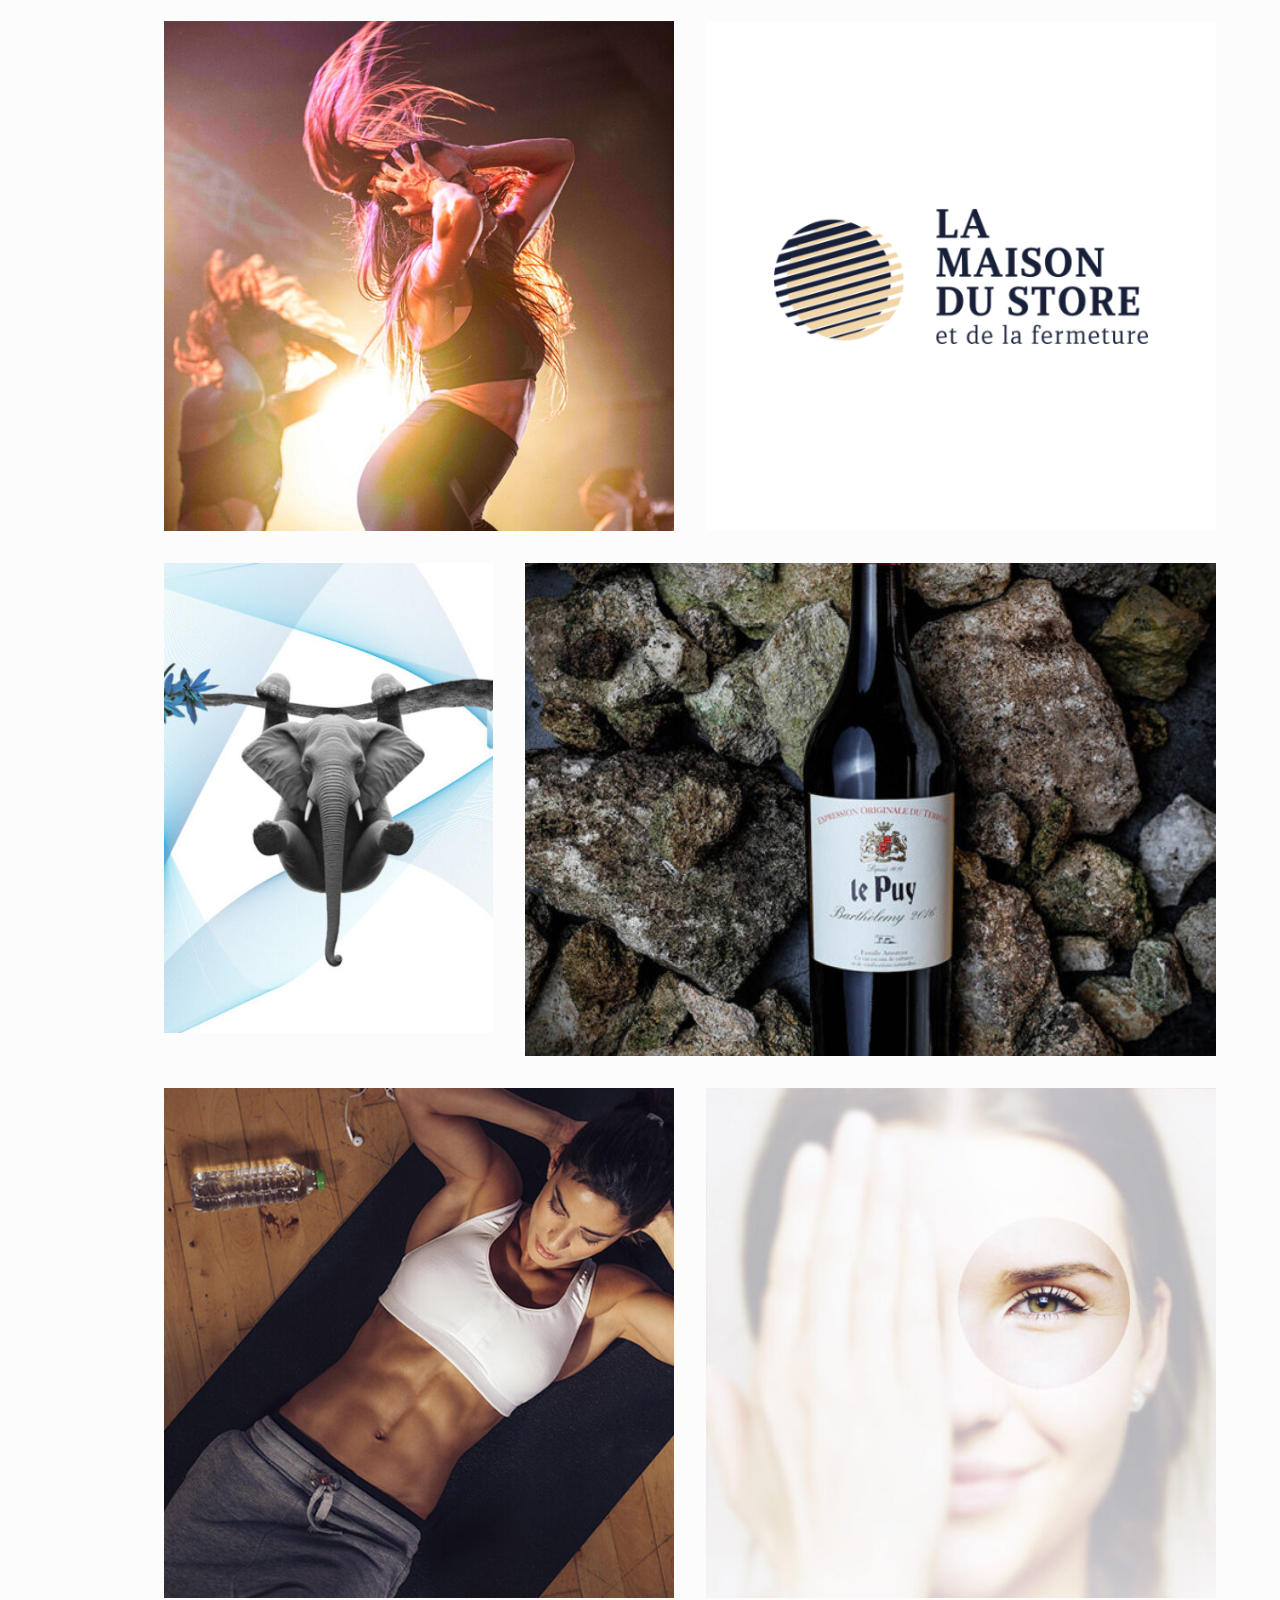
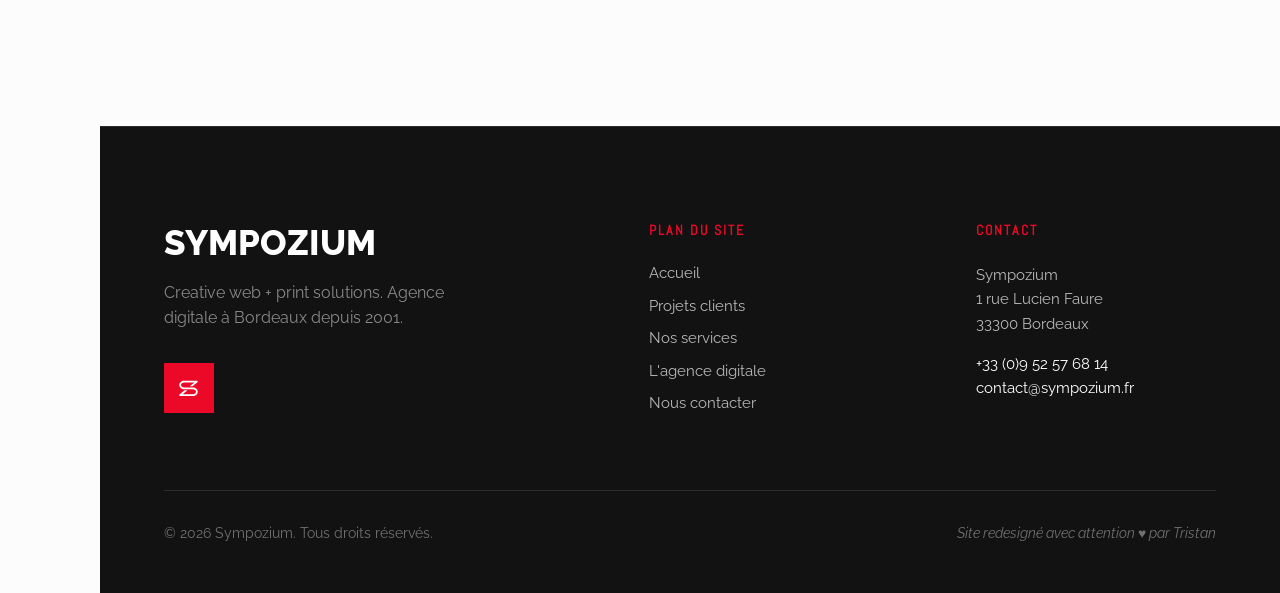
<file: projets.html>
<!DOCTYPE html>
<html lang="fr">
<head>
  <meta charset="UTF-8">
  <meta name="viewport" content="width=device-width, initial-scale=1.0">
  <title>Nos Projets & clients | Sympozium</title>
  <meta name="description" content="Découvrez le portfolio de l'agence digitale Sympozium. Création de sites internet, applications mobiles, identités de marque et stratégies digitales.">
  <meta name="keywords" content="portfolio web bordeaux, projets communication, creation site internet, design bordeaux, Sympozium">
  
  <!-- Open Graph -->
  <meta property="og:title" content="Nos Projets & clients | Sympozium">
  <meta property="og:description" content="Explorez nos projets en web design, développement d'applications et branding créés pour nos clients depuis 2001.">
  <meta property="og:url" content="https://sympozium.fr/projets.html">
  <meta property="og:type" content="website">
  
  <link rel="canonical" href="https://sympozium.fr/projets.html">
  <link rel="stylesheet" href="style.css">
  
  <style>
    /* Filter Bar Styles */
    .filter-container {
      display: flex;
      justify-content: center;
      gap: 1rem;
      margin-bottom: 4rem;
      flex-wrap: wrap;
    }
    
    .filter-btn {
      font-family: var(--font-secondary);
      font-size: 0.85rem;
      font-weight: 700;
      text-transform: uppercase;
      letter-spacing: 0.1em;
      padding: 0.75rem 1.5rem;
      border: 1px solid var(--color-border);
      background: transparent;
      color: var(--color-text);
      cursor: pointer;
      transition: var(--transition-fast);
    }
    
    .filter-btn:hover, .filter-btn.active {
      background: var(--color-primary);
      border-color: var(--color-primary);
      color: var(--color-text-light);
    }
    
    /* Project item transitions */
    .project-item.hidden {
      display: none;
    }
  </style>

  <!-- Schema.org JSON-LD -->
  <script type="application/ld+json">
  {
    "@context": "https://schema.org",
    "@type": "LocalBusiness",
    "name": "Sympozium",
    "description": "Portfolio de projets de l'agence digitale Sympozium.",
    "url": "https://sympozium.fr/projets.html",
    "telephone": "+33952576814",
    "address": {
      "@type": "PostalAddress",
      "streetAddress": "1 rue Lucien Faure",
      "addressLocality": "Bordeaux",
      "postalCode": "33300",
      "addressCountry": "FR"
    }
  }
  </script>
</head>
<body>

  <!-- Custom Cursor Elements -->
  <div class="custom-cursor"></div>
  <div class="custom-cursor-ring"></div>

  <!-- Sticky Side Navigation -->
  <nav class="side-nav">
    <a href="index.html" class="side-logo" aria-label="Sympozium - Retour à l'accueil">
      <svg viewBox="0 0 70 70" xmlns="http://www.w3.org/2000/svg">
        <path d="m0 0h70v70h-70z" fill="#ec0928" />
        <path d="m566.074 476.571h-12.259c-2.344 0-4.36-1.607-4.36-3.5s2.016-3.5 4.36-3.5h14.3c-2.9 2.392-5.408 4.466-6.578 5.434h3.991c1.5-1.254 4.034-3.363 6.806-5.671.046-.034.162-.142.162-.142a1.219 1.219 0 0 0 .363-.855 1.262 1.262 0 0 0 -1.235-1.234h-17.809c-3.743 0-6.787 2.675-6.787 5.966 0 3.251 3.044 5.923 6.787 5.923h12.259c2.346 0 4.323 1.6 4.323 3.5s-1.977 3.582-4.323 3.582h-14.281c1.51-1.261 3.948-3.293 6.6-5.5h-3.928c-3.054 2.518-5.733 4.734-6.9 5.7a2.749 2.749 0 0 0 -.219.19 1.183 1.183 0 0 0 -.313.8 1.2 1.2 0 0 0 1.194 1.234h17.852c3.745 0 6.789-2.754 6.789-6.007-.005-3.291-3.049-5.92-6.794-5.92z" fill="#fff" transform="translate(-525.614 -442.393)" />
      </svg>
      <span>Sympozium</span>
    </a>
    
    <div class="scroll-progress-container">
      <div class="scroll-progress-bar"></div>
    </div>
    
    <button class="menu-btn" aria-label="Menu principal">
      <span></span>
      <span></span>
      <span></span>
    </button>
    
    <div class="side-socials">
      <a href="https://www.linkedin.com/company/sympozium/" target="_blank" rel="noopener" aria-label="Linkedin">
        <svg viewBox="0 0 24 24"><path d="m4.4 9.3h3.3v10.5h-3.3zm1.6-5.2c1 0 1.9.9 1.9 1.9s-.9 1.9-1.9 1.9-1.9-.8-1.9-1.9.8-1.9 1.9-1.9zm3.7 5.2h3.1v1.4c.7-1 1.9-1.7 3.2-1.6 3.3 0 3.9 2.2 3.9 5v5.8h-3.3v-5.1c0-1.2 0-2.8-1.7-2.8s-2 1.3-2 2.7v5.2h-3.2z"/></svg>
      </a>
      <a href="https://www.instagram.com/sz_agency/" target="_blank" rel="noopener" aria-label="Instagram">
        <svg viewBox="0 0 24 24"><path d="m20.7 8.7v3.6s0 2.9-.1 3.7-.2 1.4-.3 1.9c-.2.7-.6 1.2-1.1 1.7s-1 .8-1.7 1.1c-.5.2-1.2.3-1.9.3s-1.9 0-3.6 0-2.9 0-3.7-.1-1.3-.1-1.9-.3c-.7-.2-1.2-.6-1.7-1s-.8-1-1.1-1.7c-.2-.5-.3-1.2-.3-1.9s-.1-2-.1-3.7 0-2.9.1-3.7.1-1.4.3-1.9c.3-.7.6-1.2 1.1-1.7s1-.8 1.7-1.1c.6-.2 1.2-.3 1.9-.3s2-.1 3.7-.1 2.9 0 3.7.1 1.4.1 1.9.3c.7.2 1.2.6 1.7 1.1s.8 1 1.1 1.7c.1.5.3 1.2.3 2zm-1.9 8.7c.2-.4.3-1.1.3-2.1 0-.6 0-1.4 0-2.4v-1.2c0-1.1 0-1.9 0-2.4-.1-1-.2-1.7-.3-2.1-.3-.8-.9-1.4-1.7-1.7-.4-.2-1.1-.3-2.1-.4-.6 0-1.4 0-2.4 0h-1.2c-1 0-1.8 0-2.4 0-1 .1-1.7.2-2.2.3-.8.4-1.3.9-1.6 1.7-.2.4-.3 1.1-.3 2.1v2.4 1.2 2.4c.1 1 .2 1.7.3 2.1.3.8.9 1.4 1.7 1.7.4.3 1.1.4 2.1.4h2.4 1.2 2.4c1-.1 1.7-.2 2.1-.3.9-.3 1.4-.9 1.7-1.7zm-6.8-9.6c.8 0 1.6.2 2.2.6s1.2 1 1.6 1.6.6 1.4.6 2.2-.2 1.6-.6 2.2-1 1.2-1.6 1.6-1.4.6-2.2.6-1.6-.2-2.2-.6-1.2-1-1.6-1.6-.6-1.4-.6-2.2.2-1.6.6-2.2 1-1.2 1.6-1.6 1.4-.6 2.2-.6zm0 7.4c.8 0 1.5-.3 2.1-.9s.9-1.3.9-2.1-.3-1.5-.9-2.1-1.3-.7-2.1-.7-1.5.3-2.1.9-.9 1.3-.9 2.1.3 1.5.9 2.1 1.3.7 2.1.7zm5.7-7.6c0-.3-.1-.5-.3-.7s-.4-.4-.7-.4-.5.1-.7.3-.3.5-.3.7.1.5.3.7.5.3.7.3.5-.1.7-.3.3-.3.3-.6z"/></svg>
      </a>
      <a href="http://www.facebook.com/agenceSYMPOZIUM" target="_blank" rel="noopener" aria-label="Facebook">
        <svg viewBox="0 0 24 24"><path d="m13.2 19.5v-6.8h2.3l.3-2.7h-2.7v-1.7c0-.7.2-1.3 1.3-1.3h1.4v-2.4c-.3 0-1.2-.1-2.1-.1-1.8-.1-3.3 1.2-3.4 3v.5 2h-2.2v2.7h2.3v6.8z"/></svg>
      </a>
    </div>
  </nav>

  <!-- Fullscreen Navigation Overlay -->
  <div class="menu-overlay">
    <div class="menu-content">
      <ul class="menu-links">
        <li><a href="index.html">Accueil</a></li>
        <li><a href="projets.html">Projets</a></li>
        <li><a href="services.html">Services</a></li>
        <li><a href="agence.html">L'Agence</a></li>
        <li><a href="contact.html">Contact</a></li>
      </ul>
      <div class="menu-overlay-cta">
        <a href="contact.html#rdv" class="btn-primary">Prendre rendez-vous</a>
      </div>
    </div>
  </div>

  <!-- Main Wrapper -->
  <div class="main-wrapper">
    
    <!-- Page Header -->
    <header class="page-header reveal">
      <span class="uppercase-label">Portfolio</span>
      <h1>Projets & clients</h1>
      <p class="tagline">Creative web + print solutions. Retrouvez un aperçu de nos projets marquants de création de sites internet, applications web et mobiles, et identités visuelles.</p>
    </header>

    <!-- Project List Section -->
    <section class="section" style="padding-top: 0;">
      
      <!-- Filters -->
      <div class="filter-container reveal">
        <button class="filter-btn active" data-filter="all">Tout</button>
        <button class="filter-btn" data-filter="web">Web & Plateformes</button>
        <button class="filter-btn" data-filter="branding">Design & Branding</button>
        <button class="filter-btn" data-filter="mobile">Apps Mobiles</button>
      </div>

      <!-- Portfolio Grid -->
      <div class="projects-masonry reveal-stagger">
        
        <!-- Project 1: Liiska -->
        <a href="projet-liiska.html" class="project-item size-large" data-category="web" aria-label="Découvrir le projet Liiska">
          <div class="project-img-box">
            <img src="assets/liiska-bg-gunmetal-570x570.png" alt="Liiska Platform" loading="lazy">
          </div>
          <div class="project-overlay">
            <p>Plateforme & Web App</p>
            <h3>Liiska</h3>
          </div>
        </a>
        <div class="project-info-fallback">
          <h3>Liiska</h3>
          <p>Plateforme & Web App</p>
        </div>

        <!-- Project 2: PractiMed -->
        <a href="projet-practimed.html" class="project-item size-small" data-category="web" aria-label="Découvrir le projet PractiMed">
          <div class="project-img-box">
            <img src="assets/practimed-bleu-570x570.png" alt="PractiMed Platform" loading="lazy">
          </div>
          <div class="project-overlay">
            <p>E-Learning Vidéo</p>
            <h3>PractiMed</h3>
          </div>
        </a>
        <div class="project-info-fallback">
          <h3>PractiMed</h3>
          <p>E-Learning Vidéo</p>
        </div>

        <!-- Project 3: Pont Chaban Bdx -->
        <a href="projet-pont-chaban-bdx.html" class="project-item size-small" data-category="mobile" aria-label="Découvrir le projet Pont Chaban Bdx">
          <div class="project-img-box">
            <img src="assets/app-pont-chaban-bdx-570x570.png" alt="Pont Chaban Bdx App" loading="lazy">
          </div>
          <div class="project-overlay">
            <p>Application Mobile</p>
            <h3>Pont Chaban Bdx</h3>
          </div>
        </a>
        <div class="project-info-fallback">
          <h3>Pont Chaban Bdx</h3>
          <p>Application Mobile</p>
        </div>

        <!-- Project 4: Fondation Ramsay Santé -->
        <a href="projet-ramsay-sante.html" class="project-item size-large" data-category="web" aria-label="Découvrir le projet Fondation Ramsay Santé">
          <div class="project-img-box">
            <img src="assets/fondation-ramsay-sante-570x570.jpg" alt="Fondation Ramsay Santé" loading="lazy">
          </div>
          <div class="project-overlay">
            <p>Portail Santé Prévention</p>
            <h3>Fondation Ramsay Santé</h3>
          </div>
        </a>
        <div class="project-info-fallback">
          <h3>Fondation Ramsay Santé</h3>
          <p>Portail Santé Prévention</p>
        </div>

        <!-- Project 5: Yako Fitness -->
        <div class="project-item size-medium-6" data-category="web">
          <div class="project-img-box">
            <img src="assets/yako-fitness-570x570.jpg" alt="Yako Fitness" loading="lazy">
          </div>
          <div class="project-overlay">
            <p>Plateforme VOD Sport</p>
            <h3>Yako Fitness</h3>
          </div>
        </div>
        <div class="project-info-fallback">
          <h3>Yako Fitness</h3>
          <p>Plateforme VOD Sport</p>
        </div>

        <!-- Project 6: La Maison du Store -->
        <div class="project-item size-medium-6" data-category="branding">
          <div class="project-img-box">
            <img src="assets/maison-du-store-logo-570x570.png" alt="La Maison du Store" loading="lazy">
          </div>
          <div class="project-overlay">
            <p>Identité Visuelle & Logo</p>
            <h3>La Maison du Store</h3>
          </div>
        </div>
        <div class="project-info-fallback">
          <h3>La Maison du Store</h3>
          <p>Identité Visuelle & Logo</p>
        </div>

        <!-- Project 7: Alternativ Développement -->
        <div class="project-item size-small" data-category="branding">
          <div class="project-img-box">
            <img src="assets/alternativ-developpement-570x570.jpg" alt="Alternativ Développement" loading="lazy">
          </div>
          <div class="project-overlay">
            <p>Branding & Site Web</p>
            <h3>Alternativ Dev</h3>
          </div>
        </div>
        <div class="project-info-fallback">
          <h3>Alternativ Dev</h3>
          <p>Branding & Site Web</p>
        </div>

        <!-- Project 8: Château le Puy -->
        <div class="project-item size-large" data-category="branding">
          <div class="project-img-box">
            <img src="assets/chateau-le-puy-brand-570x570.jpg" alt="Château le Puy" loading="lazy">
          </div>
          <div class="project-overlay">
            <p>Identité & Communication</p>
            <h3>Château le Puy</h3>
          </div>
        </div>
        <div class="project-info-fallback">
          <h3>Château le Puy</h3>
          <p>Identité & Communication</p>
        </div>

        <!-- Project 9: We Are Fitness App -->
        <div class="project-item size-medium-6" data-category="mobile">
          <div class="project-img-box">
            <img src="assets/wrf-appli-3-570x570.jpg" alt="We Are Fitness App" loading="lazy">
          </div>
          <div class="project-overlay">
            <p>Application Mobile VOD</p>
            <h3>We Are Fitness App</h3>
          </div>
        </div>
        <div class="project-info-fallback">
          <h3>We Are Fitness App</h3>
          <p>Application Mobile VOD</p>
        </div>

        <!-- Project 10: Cabinet Ophtalmologique Thiers -->
        <div class="project-item size-medium-6" data-category="web">
          <div class="project-img-box">
            <img src="assets/bordeaux-vision-et-lasers-vignette-570x570.jpg" alt="Cabinet Ophtalmologique Thiers" loading="lazy">
          </div>
          <div class="project-overlay">
            <p>Site Web & Identité</p>
            <h3>Cabinet Thiers Bordeaux</h3>
          </div>
        </div>
        <div class="project-info-fallback">
          <h3>Cabinet Thiers Bordeaux</h3>
          <p>Site Web & Identité</p>
        </div>

      </div>
    </section>

    <!-- Footer -->
    <footer class="footer">
      <div class="footer-grid">
        <div class="footer-brand">
          <h2>Sympozium</h2>
          <p>Creative web + print solutions. Agence digitale à Bordeaux depuis 2001.</p>
          <svg viewBox="0 0 70 70" xmlns="http://www.w3.org/2000/svg">
            <path d="m0 0h70v70h-70z" fill="#ec0928" />
            <path d="m566.074 476.571h-12.259c-2.344 0-4.36-1.607-4.36-3.5s2.016-3.5 4.36-3.5h14.3c-2.9 2.392-5.408 4.466-6.578 5.434h3.991c1.5-1.254 4.034-3.363 6.806-5.671.046-.034.162-.142.162-.142a1.219 1.219 0 0 0 .363-.855 1.262 1.262 0 0 0 -1.235-1.234h-17.809c-3.743 0-6.787 2.675-6.787 5.966 0 3.251 3.044 5.923 6.787 5.923h12.259c2.346 0 4.323 1.6 4.323 3.5s-1.977 3.582-4.323 3.582h-14.281c1.51-1.261 3.948-3.293 6.6-5.5h-3.928c-3.054 2.518-5.733 4.734-6.9 5.7a2.749 2.749 0 0 0 -.219.19 1.183 1.183 0 0 0 -.313.8 1.2 1.2 0 0 0 1.194 1.234h17.852c3.745 0 6.789-2.754 6.789-6.007-.005-3.291-3.049-5.92-6.794-5.92z" fill="#fff" transform="translate(-525.614 -442.393)" />
          </svg>
        </div>
        
        <div class="footer-links">
          <h3>Plan du site</h3>
          <ul>
            <li><a href="index.html">Accueil</a></li>
            <li><a href="projets.html">Projets clients</a></li>
            <li><a href="services.html">Nos services</a></li>
            <li><a href="agence.html">L'agence digitale</a></li>
            <li><a href="contact.html">Nous contacter</a></li>
          </ul>
        </div>
        
        <div class="footer-contact">
          <h3>Contact</h3>
          <p>
            Sympozium<br>
            1 rue Lucien Faure<br>
            33300 Bordeaux
          </p>
          <p>
            <a href="tel:+33952576814">+33 (0)9 52 57 68 14</a>
            <a href="mailto:contact@sympozium.fr">contact@sympozium.fr</a>
          </p>
        </div>
      </div>
      
      <div class="footer-bottom">
        <p>&copy; 2026 Sympozium. Tous droits réservés.</p>
        <p class="made-with">Site redesigné avec attention ♥ par Tristan</p>
      </div>
    </footer>

  </div>

  <!-- Scripts -->
  <script src="script.js"></script>
  
  <!-- Inline script for projects filtering -->
  <script>
    document.addEventListener('DOMContentLoaded', () => {
      const filterBtns = document.querySelectorAll('.filter-btn');
      const projectItems = document.querySelectorAll('.projects-masonry .project-item');
      const projectFallbacks = document.querySelectorAll('.projects-masonry .project-info-fallback');
      
      filterBtns.forEach(btn => {
        btn.addEventListener('click', () => {
          // Remove active class from all buttons
          filterBtns.forEach(b => b.classList.remove('active'));
          // Add active class to clicked button
          btn.classList.add('active');
          
          const filterValue = btn.getAttribute('data-filter');
          
          projectItems.forEach((item, index) => {
            const category = item.getAttribute('data-category');
            const fallback = projectFallbacks[index];
            
            if (filterValue === 'all' || category === filterValue) {
              item.classList.remove('hidden');
              if (fallback) fallback.classList.remove('hidden');
            } else {
              item.classList.add('hidden');
              if (fallback) fallback.classList.add('hidden');
            }
          });
        });
      });
    });
  </script>
</body>
</html>
</file>
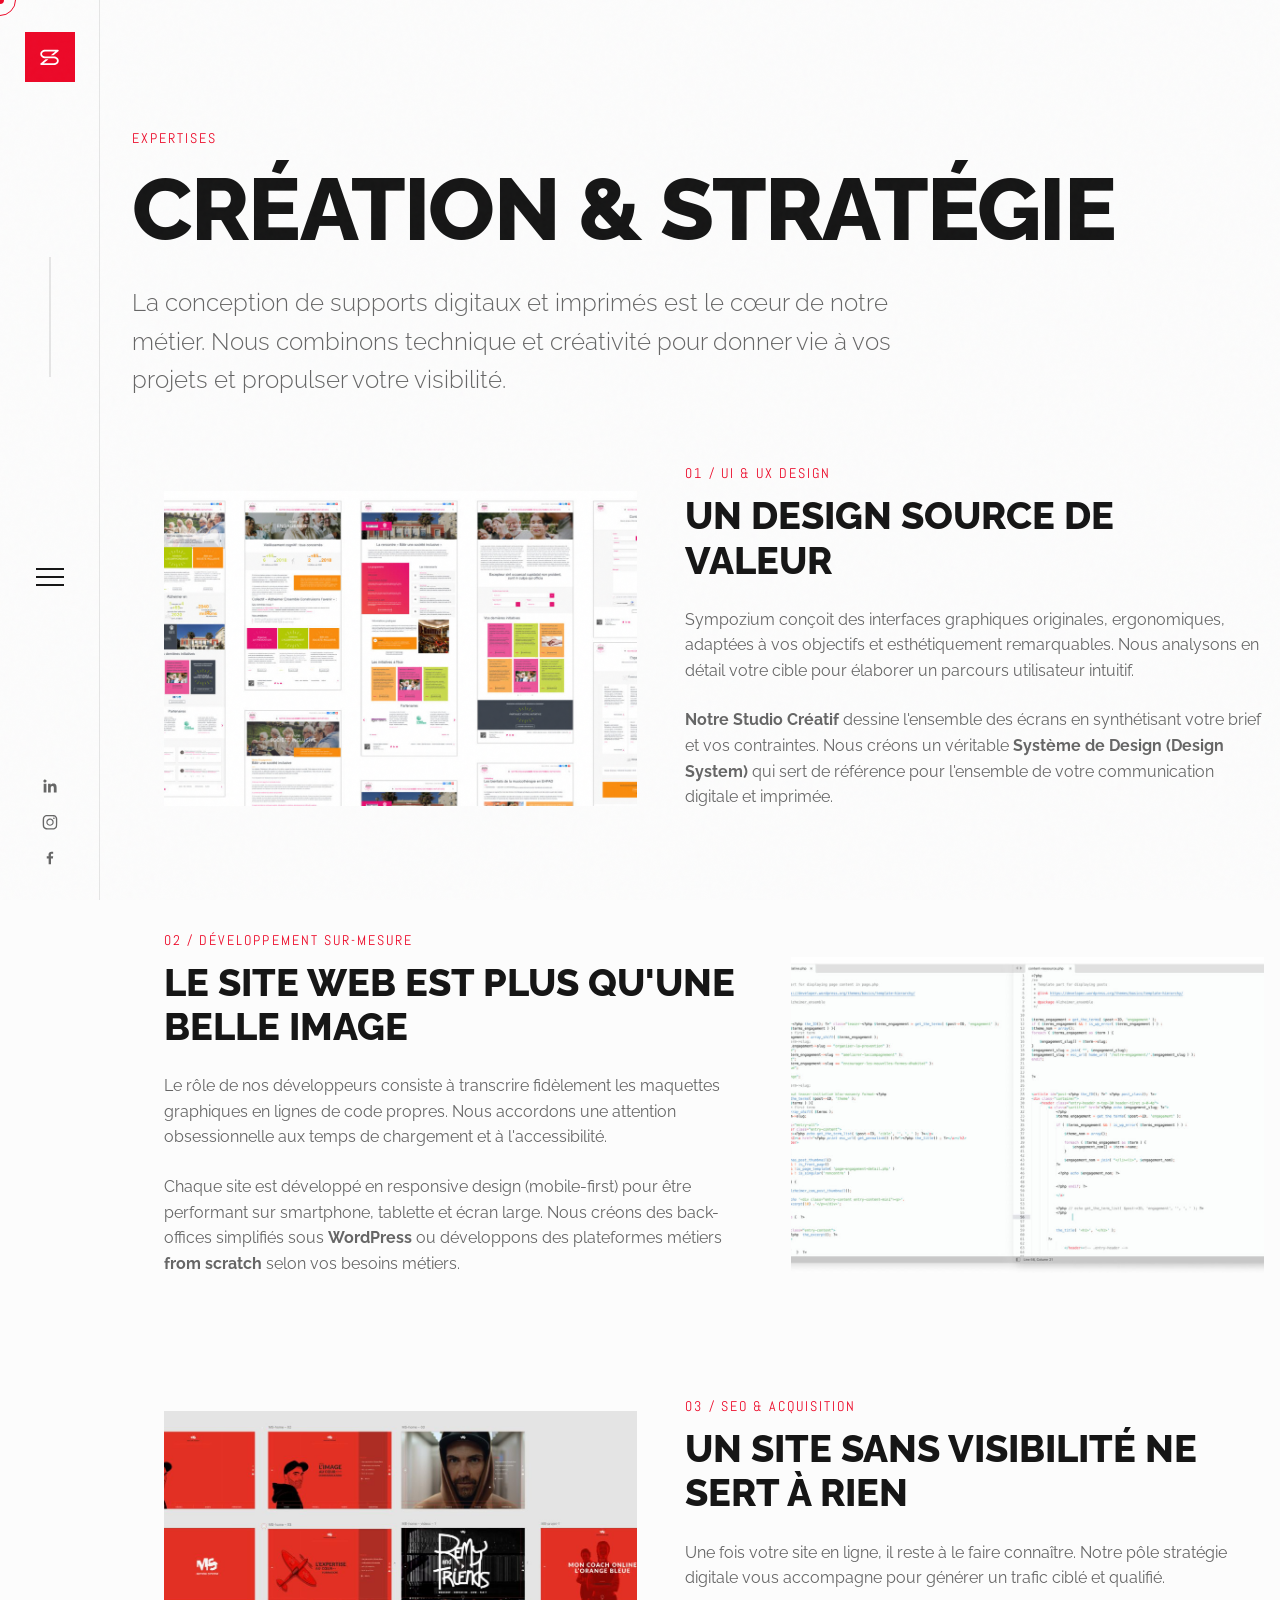
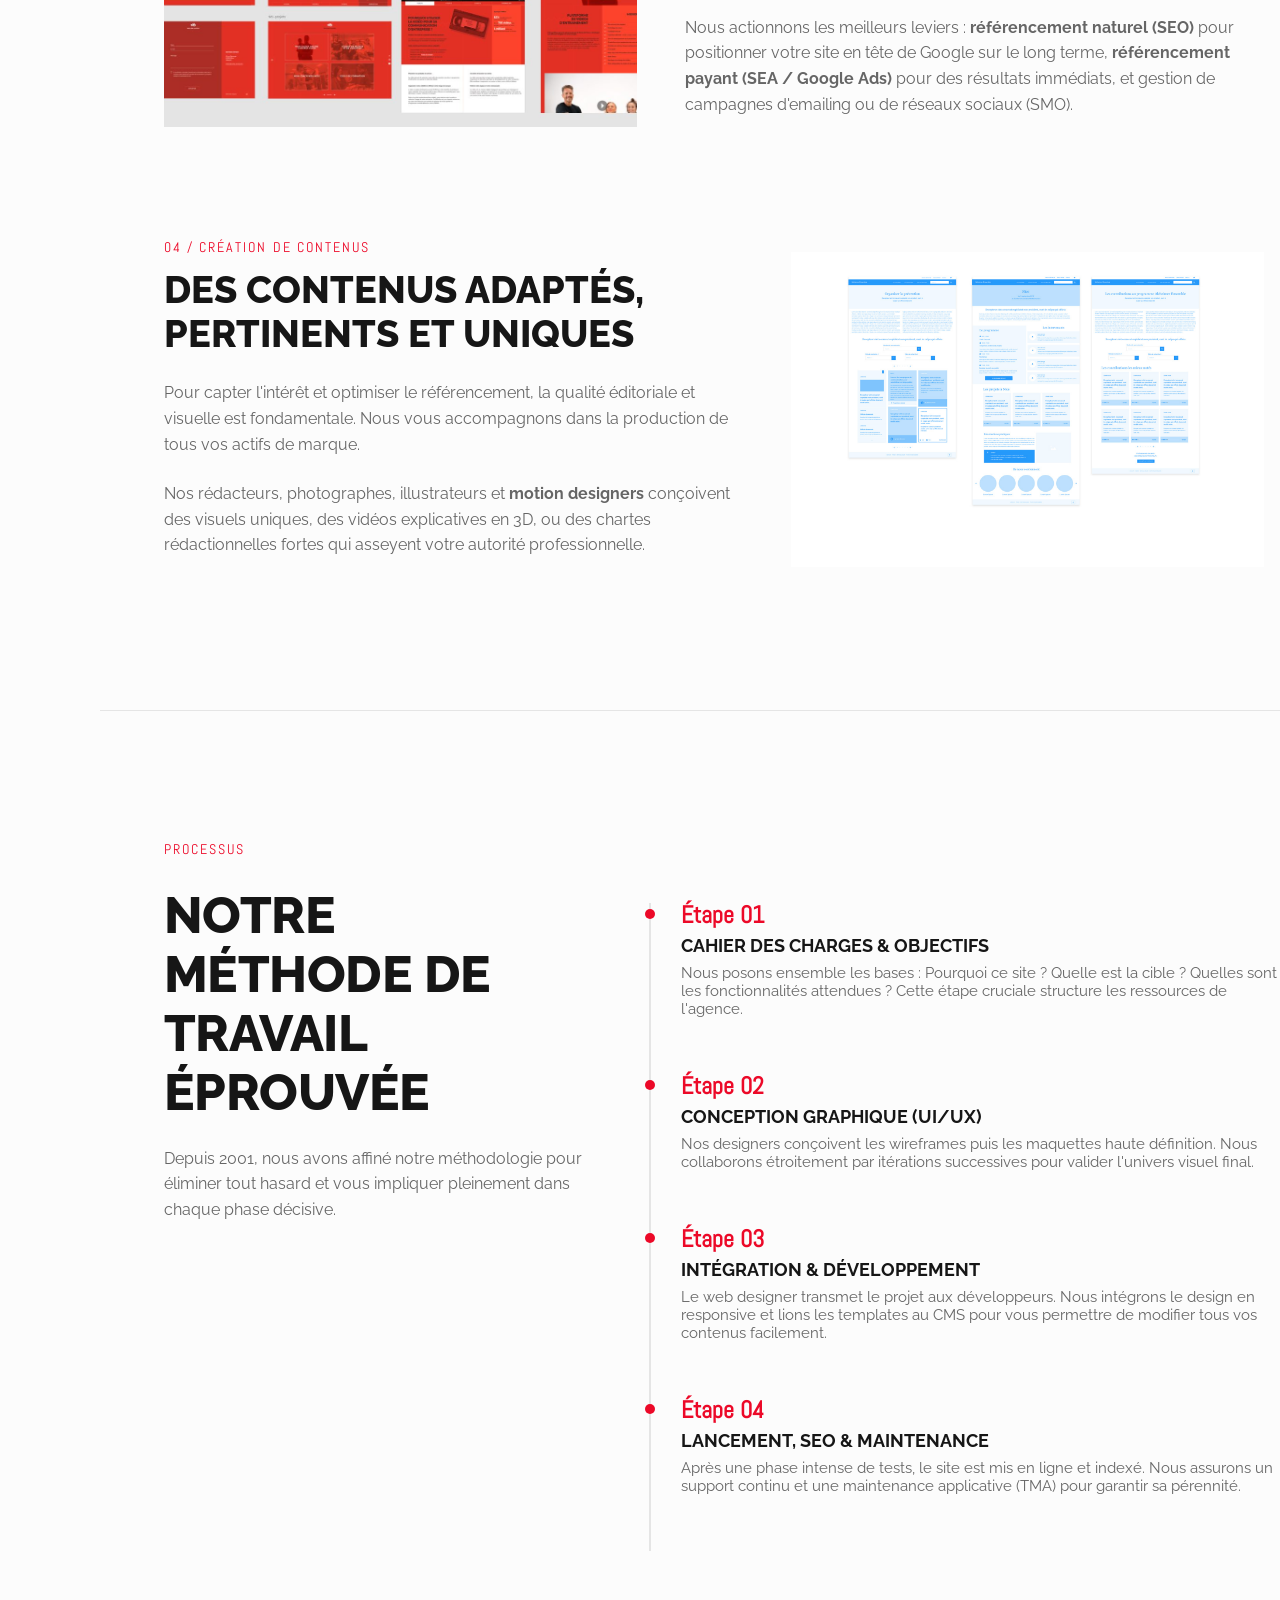
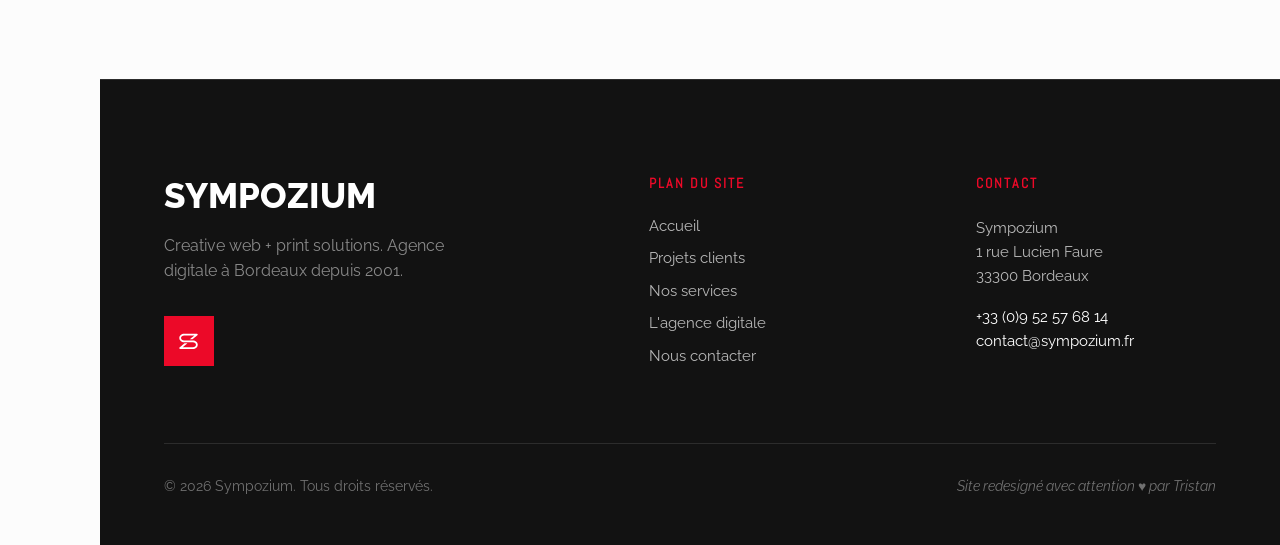
<file: services.html>
<!DOCTYPE html>
<html lang="fr">
<head>
  <meta charset="UTF-8">
  <meta name="viewport" content="width=device-width, initial-scale=1.0">
  <title>Nos Services & Expertises web | Sympozium</title>
  <meta name="description" content="Découvrez les expertises de l'agence digitale Sympozium : développement web, design graphique, ergonomie UI/UX, SEO et stratégie d'acquisition à Bordeaux.">
  <meta name="keywords" content="creation site internet, webdesign bordeaux, referencement naturel seo, developpement sur mesure, Sympozium">
  
  <!-- Open Graph -->
  <meta property="og:title" content="Nos Services & Expertises web | Sympozium">
  <meta property="og:description" content="Toutes les expertises nécessaires pour réussir votre projet digital : webdesign UI/UX, développement web, SEO et création de contenus.">
  <meta property="og:url" content="https://sympozium.fr/services.html">
  <meta property="og:type" content="website">
  
  <link rel="canonical" href="https://sympozium.fr/services.html">
  <link rel="stylesheet" href="style.css">
  
  <!-- Schema.org JSON-LD -->
  <script type="application/ld+json">
  {
    "@context": "https://schema.org",
    "@type": "LocalBusiness",
    "name": "Sympozium",
    "description": "Services et expertises de l'agence digitale Sympozium.",
    "url": "https://sympozium.fr/services.html",
    "telephone": "+33952576814",
    "address": {
      "@type": "PostalAddress",
      "streetAddress": "1 rue Lucien Faure",
      "addressLocality": "Bordeaux",
      "postalCode": "33300",
      "addressCountry": "FR"
    }
  }
  </script>
</head>
<body>

  <!-- Custom Cursor Elements -->
  <div class="custom-cursor"></div>
  <div class="custom-cursor-ring"></div>

  <!-- Sticky Side Navigation -->
  <nav class="side-nav">
    <a href="index.html" class="side-logo" aria-label="Sympozium - Retour à l'accueil">
      <svg viewBox="0 0 70 70" xmlns="http://www.w3.org/2000/svg">
        <path d="m0 0h70v70h-70z" fill="#ec0928" />
        <path d="m566.074 476.571h-12.259c-2.344 0-4.36-1.607-4.36-3.5s2.016-3.5 4.36-3.5h14.3c-2.9 2.392-5.408 4.466-6.578 5.434h3.991c1.5-1.254 4.034-3.363 6.806-5.671.046-.034.162-.142.162-.142a1.219 1.219 0 0 0 .363-.855 1.262 1.262 0 0 0 -1.235-1.234h-17.809c-3.743 0-6.787 2.675-6.787 5.966 0 3.251 3.044 5.923 6.787 5.923h12.259c2.346 0 4.323 1.6 4.323 3.5s-1.977 3.582-4.323 3.582h-14.281c1.51-1.261 3.948-3.293 6.6-5.5h-3.928c-3.054 2.518-5.733 4.734-6.9 5.7a2.749 2.749 0 0 0 -.219.19 1.183 1.183 0 0 0 -.313.8 1.2 1.2 0 0 0 1.194 1.234h17.852c3.745 0 6.789-2.754 6.789-6.007-.005-3.291-3.049-5.92-6.794-5.92z" fill="#fff" transform="translate(-525.614 -442.393)" />
      </svg>
      <span>Sympozium</span>
    </a>
    
    <div class="scroll-progress-container">
      <div class="scroll-progress-bar"></div>
    </div>
    
    <button class="menu-btn" aria-label="Menu principal">
      <span></span>
      <span></span>
      <span></span>
    </button>
    
    <div class="side-socials">
      <a href="https://www.linkedin.com/company/sympozium/" target="_blank" rel="noopener" aria-label="Linkedin">
        <svg viewBox="0 0 24 24"><path d="m4.4 9.3h3.3v10.5h-3.3zm1.6-5.2c1 0 1.9.9 1.9 1.9s-.9 1.9-1.9 1.9-1.9-.8-1.9-1.9.8-1.9 1.9-1.9zm3.7 5.2h3.1v1.4c.7-1 1.9-1.7 3.2-1.6 3.3 0 3.9 2.2 3.9 5v5.8h-3.3v-5.1c0-1.2 0-2.8-1.7-2.8s-2 1.3-2 2.7v5.2h-3.2z"/></svg>
      </a>
      <a href="https://www.instagram.com/sz_agency/" target="_blank" rel="noopener" aria-label="Instagram">
        <svg viewBox="0 0 24 24"><path d="m20.7 8.7v3.6s0 2.9-.1 3.7-.2 1.4-.3 1.9c-.2.7-.6 1.2-1.1 1.7s-1 .8-1.7 1.1c-.5.2-1.2.3-1.9.3s-1.9 0-3.6 0-2.9 0-3.7-.1-1.3-.1-1.9-.3c-.7-.2-1.2-.6-1.7-1s-.8-1-1.1-1.7c-.2-.5-.3-1.2-.3-1.9s-.1-2-.1-3.7 0-2.9.1-3.7.1-1.4.3-1.9c.3-.7.6-1.2 1.1-1.7s1-.8 1.7-1.1c.6-.2 1.2-.3 1.9-.3s2-.1 3.7-.1 2.9 0 3.7.1 1.4.1 1.9.3c.7.2 1.2.6 1.7 1.1s.8 1 1.1 1.7c.1.5.3 1.2.3 2zm-1.9 8.7c.2-.4.3-1.1.3-2.1 0-.6 0-1.4 0-2.4v-1.2c0-1.1 0-1.9 0-2.4-.1-1-.2-1.7-.3-2.1-.3-.8-.9-1.4-1.7-1.7-.4-.2-1.1-.3-2.1-.4-.6 0-1.4 0-2.4 0h-1.2c-1 0-1.8 0-2.4 0-1 .1-1.7.2-2.2.3-.8.4-1.3.9-1.6 1.7-.2.4-.3 1.1-.3 2.1v2.4 1.2 2.4c.1 1 .2 1.7.3 2.1.3.8.9 1.4 1.7 1.7.4.3 1.1.4 2.1.4h2.4 1.2 2.4c1-.1 1.7-.2 2.1-.3.9-.3 1.4-.9 1.7-1.7zm-6.8-9.6c.8 0 1.6.2 2.2.6s1.2 1 1.6 1.6.6 1.4.6 2.2-.2 1.6-.6 2.2-1 1.2-1.6 1.6-1.4.6-2.2.6-1.6-.2-2.2-.6-1.2-1-1.6-1.6-.6-1.4-.6-2.2.2-1.6.6-2.2 1-1.2 1.6-1.6 1.4-.6 2.2-.6zm0 7.4c.8 0 1.5-.3 2.1-.9s.9-1.3.9-2.1-.3-1.5-.9-2.1-1.3-.7-2.1-.7-1.5.3-2.1.9-.9 1.3-.9 2.1.3 1.5.9 2.1 1.3.7 2.1.7zm5.7-7.6c0-.3-.1-.5-.3-.7s-.4-.4-.7-.4-.5.1-.7.3-.3.5-.3.7.1.5.3.7.5.3.7.3.5-.1.7-.3.3-.3.3-.6z"/></svg>
      </a>
      <a href="http://www.facebook.com/agenceSYMPOZIUM" target="_blank" rel="noopener" aria-label="Facebook">
        <svg viewBox="0 0 24 24"><path d="m13.2 19.5v-6.8h2.3l.3-2.7h-2.7v-1.7c0-.7.2-1.3 1.3-1.3h1.4v-2.4c-.3 0-1.2-.1-2.1-.1-1.8-.1-3.3 1.2-3.4 3v.5 2h-2.2v2.7h2.3v6.8z"/></svg>
      </a>
    </div>
  </nav>

  <!-- Fullscreen Navigation Overlay -->
  <div class="menu-overlay">
    <div class="menu-content">
      <ul class="menu-links">
        <li><a href="index.html">Accueil</a></li>
        <li><a href="projets.html">Projets</a></li>
        <li><a href="services.html">Services</a></li>
        <li><a href="agence.html">L'Agence</a></li>
        <li><a href="contact.html">Contact</a></li>
      </ul>
      <div class="menu-overlay-cta">
        <a href="contact.html#rdv" class="btn-primary">Prendre rendez-vous</a>
      </div>
    </div>
  </div>

  <!-- Main Wrapper -->
  <div class="main-wrapper">
    
    <!-- Page Header -->
    <header class="page-header reveal">
      <span class="uppercase-label">Expertises</span>
      <h1>Création &amp; Stratégie</h1>
      <p class="tagline">La conception de supports digitaux et imprimés est le cœur de notre métier. Nous combinons technique et créativité pour donner vie à vos projets et propulser votre visibilité.</p>
    </header>

    <!-- Services Details List -->
    <section class="section" style="padding-top: 0;">
      <div class="services-list reveal-stagger">
        
        <!-- Pôle 1: Web Design UI/UX -->
        <div class="service-block">
          <div class="service-media">
            <img src="assets/creation-site-web-design-1200x675.jpg" alt="Design UI/UX personnalisé" loading="lazy">
          </div>
          <div class="service-info">
            <span class="uppercase-label">01 / UI &amp; UX Design</span>
            <h3>Un design source de valeur</h3>
            <p>
              Sympozium conçoit des interfaces graphiques originales, ergonomiques, adaptées à vos objectifs et esthétiquement remarquables. Nous analysons en détail votre cible pour élaborer un parcours utilisateur intuitif.
            </p>
            <p>
              <strong>Notre Studio Créatif</strong> dessine l'ensemble des écrans en synthétisant votre brief et vos contraintes. Nous créons un véritable <strong>Système de Design (Design System)</strong> qui sert de référence pour l'ensemble de votre communication digitale et imprimée.
            </p>
          </div>
        </div>

        <!-- Pôle 2: Développement -->
        <div class="service-block reverse">
          <div class="service-info">
            <span class="uppercase-label">02 / Développement sur-mesure</span>
            <h3>Le site web est plus qu'une belle image</h3>
            <p>
              Le rôle de nos développeurs consiste à transcrire fidèlement les maquettes graphiques en lignes de code propres. Nous accordons une attention obsessionnelle aux temps de chargement et à l'accessibilité.
            </p>
            <p>
              Chaque site est développé en responsive design (mobile-first) pour être performant sur smartphone, tablette et écran large. Nous créons des back-offices simplifiés sous <strong>WordPress</strong> ou développons des plateformes métiers <strong>from scratch</strong> selon vos besoins métiers.
            </p>
          </div>
          <div class="service-media">
            <img src="assets/creation-site-web-code-1200x675.jpg" alt="Développement web" loading="lazy">
          </div>
        </div>

        <!-- Pôle 3: Stratégie Digitale & SEO -->
        <div class="service-block">
          <div class="service-media">
            <img src="assets/creation-site-web-2-1200x675.jpg" alt="Référencement naturel et payant" loading="lazy">
          </div>
          <div class="service-info">
            <span class="uppercase-label">03 / SEO &amp; Acquisition</span>
            <h3>Un site sans visibilité ne sert à rien</h3>
            <p>
              Une fois votre site en ligne, il reste à le faire connaître. Notre pôle stratégie digitale vous accompagne pour générer un trafic ciblé et qualifié.
            </p>
            <p>
              Nous actionnons les meilleurs leviers : <strong>référencement naturel (SEO)</strong> pour positionner votre site en tête de Google sur le long terme, <strong>référencement payant (SEA / Google Ads)</strong> pour des résultats immédiats, et gestion de campagnes d'emailing ou de réseaux sociaux (SMO).
            </p>
          </div>
        </div>

        <!-- Pôle 4: Contenus & Vidéos -->
        <div class="service-block reverse">
          <div class="service-info">
            <span class="uppercase-label">04 / Création de Contenus</span>
            <h3>Des contenus adaptés, pertinents et uniques</h3>
            <p>
              Pour capter l'intérêt et optimiser le référencement, la qualité éditoriale et visuelle est fondamentale. Nous vous accompagnons dans la production de tous vos actifs de marque.
            </p>
            <p>
              Nos rédacteurs, photographes, illustrateurs et <strong>motion designers</strong> conçoivent des visuels uniques, des vidéos explicatives en 3D, ou des chartes rédactionnelles fortes qui asseyent votre autorité professionnelle.
            </p>
          </div>
          <div class="service-media">
            <img src="assets/creation-site-web-wireframe.jpg" alt="Création de contenu éditorial et vidéo" loading="lazy">
          </div>
        </div>

      </div>
    </section>

    <!-- Section: Notre Processus -->
    <section class="section" style="border-top: 1px solid var(--color-border);">
      <div class="section-split">
        <div class="section-sidebar reveal">
          <span class="uppercase-label">Processus</span>
          <h2>Notre méthode de travail éprouvée</h2>
          <p style="margin-top: 1.5rem; color: var(--color-text-muted);">
            Depuis 2001, nous avons affiné notre méthodologie pour éliminer tout hasard et vous impliquer pleinement dans chaque phase décisive.
          </p>
        </div>
        <div class="section-content">
          <div class="timeline reveal-stagger">
            
            <div class="timeline-item">
              <div class="timeline-dot"></div>
              <div class="timeline-year">Étape 01</div>
              <div class="timeline-title">Cahier des charges &amp; Objectifs</div>
              <div class="timeline-desc">
                Nous posons ensemble les bases : Pourquoi ce site ? Quelle est la cible ? Quelles sont les fonctionnalités attendues ? Cette étape cruciale structure les ressources de l'agence.
              </div>
            </div>

            <div class="timeline-item">
              <div class="timeline-dot"></div>
              <div class="timeline-year">Étape 02</div>
              <div class="timeline-title">Conception Graphique (UI/UX)</div>
              <div class="timeline-desc">
                Nos designers conçoivent les wireframes puis les maquettes haute définition. Nous collaborons étroitement par itérations successives pour valider l'univers visuel final.
              </div>
            </div>

            <div class="timeline-item">
              <div class="timeline-dot"></div>
              <div class="timeline-year">Étape 03</div>
              <div class="timeline-title">Intégration &amp; Développement</div>
              <div class="timeline-desc">
                Le web designer transmet le projet aux développeurs. Nous intégrons le design en responsive et lions les templates au CMS pour vous permettre de modifier tous vos contenus facilement.
              </div>
            </div>

            <div class="timeline-item">
              <div class="timeline-dot"></div>
              <div class="timeline-year">Étape 04</div>
              <div class="timeline-title">Lancement, SEO &amp; Maintenance</div>
              <div class="timeline-desc">
                Après une phase intense de tests, le site est mis en ligne et indexé. Nous assurons un support continu et une maintenance applicative (TMA) pour garantir sa pérennité.
              </div>
            </div>

          </div>
        </div>
      </div>
    </section>

    <!-- Footer -->
    <footer class="footer">
      <div class="footer-grid">
        <div class="footer-brand">
          <h2>Sympozium</h2>
          <p>Creative web + print solutions. Agence digitale à Bordeaux depuis 2001.</p>
          <svg viewBox="0 0 70 70" xmlns="http://www.w3.org/2000/svg">
            <path d="m0 0h70v70h-70z" fill="#ec0928" />
            <path d="m566.074 476.571h-12.259c-2.344 0-4.36-1.607-4.36-3.5s2.016-3.5 4.36-3.5h14.3c-2.9 2.392-5.408 4.466-6.578 5.434h3.991c1.5-1.254 4.034-3.363 6.806-5.671.046-.034.162-.142.162-.142a1.219 1.219 0 0 0 .363-.855 1.262 1.262 0 0 0 -1.235-1.234h-17.809c-3.743 0-6.787 2.675-6.787 5.966 0 3.251 3.044 5.923 6.787 5.923h12.259c2.346 0 4.323 1.6 4.323 3.5s-1.977 3.582-4.323 3.582h-14.281c1.51-1.261 3.948-3.293 6.6-5.5h-3.928c-3.054 2.518-5.733 4.734-6.9 5.7a2.749 2.749 0 0 0 -.219.19 1.183 1.183 0 0 0 -.313.8 1.2 1.2 0 0 0 1.194 1.234h17.852c3.745 0 6.789-2.754 6.789-6.007-.005-3.291-3.049-5.92-6.794-5.92z" fill="#fff" transform="translate(-525.614 -442.393)" />
          </svg>
        </div>
        
        <div class="footer-links">
          <h3>Plan du site</h3>
          <ul>
            <li><a href="index.html">Accueil</a></li>
            <li><a href="projets.html">Projets clients</a></li>
            <li><a href="services.html">Nos services</a></li>
            <li><a href="agence.html">L'agence digitale</a></li>
            <li><a href="contact.html">Nous contacter</a></li>
          </ul>
        </div>
        
        <div class="footer-contact">
          <h3>Contact</h3>
          <p>
            Sympozium<br>
            1 rue Lucien Faure<br>
            33300 Bordeaux
          </p>
          <p>
            <a href="tel:+33952576814">+33 (0)9 52 57 68 14</a>
            <a href="mailto:contact@sympozium.fr">contact@sympozium.fr</a>
          </p>
        </div>
      </div>
      
      <div class="footer-bottom">
        <p>&copy; 2026 Sympozium. Tous droits réservés.</p>
        <p class="made-with">Site redesigné avec attention ♥ par Tristan</p>
      </div>
    </footer>

  </div>

  <!-- Scripts -->
  <script src="script.js"></script>
</body>
</html>
</file>
<file: style.css>
@import url('https://fonts.googleapis.com/css2?family=Abel&family=Raleway:ital,wght@0,300;0,400;0,500;0,600;0,700;0,800;1,400;1,700&display=swap');

:root {
  --color-primary: #ec0928;
  --color-primary-rgb: 236, 9, 40;
  --color-primary-dark: #b8051c;
  --color-bg: #fcfcfc;
  --color-bg-dark: #121212;
  --color-bg-dark-alt: #1a1a1a;
  --color-text: #161616;
  --color-text-muted: #666666;
  --color-text-light: #ffffff;
  --color-border: #e5e5e5;
  --color-border-dark: #2c2c2c;
  --font-primary: 'Raleway', sans-serif;
  --font-secondary: 'Abel', sans-serif;
  --sidebar-width: 100px;
  --transition-smooth: all 0.6s cubic-bezier(0.16, 1, 0.3, 1);
  --transition-fast: all 0.3s cubic-bezier(0.25, 0.8, 0.25, 1);
}

/* Base resets */
* {
  box-sizing: border-box;
  margin: 0;
  padding: 0;
}

html {
  scroll-behavior: smooth;
  font-family: var(--font-primary);
  color: var(--color-text);
  background-color: var(--color-bg);
  -webkit-font-smoothing: antialiased;
  overflow-x: hidden;
}

body {
  overflow-x: hidden;
  position: relative;
  min-height: 100vh;
}

/* Custom Scrollbar */
::-webkit-scrollbar {
  width: 6px;
}
::-webkit-scrollbar-track {
  background: var(--color-bg);
}
::-webkit-scrollbar-thumb {
  background: var(--color-text-muted);
  border-radius: 3px;
}
::-webkit-scrollbar-thumb:hover {
  background: var(--color-primary);
}

/* Background Grain Texture */
body::before {
  content: "";
  position: fixed;
  top: 0;
  left: 0;
  width: 100vw;
  height: 100vh;
  z-index: 9999;
  opacity: 0.02;
  pointer-events: none;
  background-image: url("data:image/svg+xml,%3Csvg viewBox='0 0 200 200' xmlns='http://www.w3.org/2000/svg'%3E%3Cfilter id='noiseFilter'%3E%3CfeTurbulence type='fractalNoise' baseFrequency='0.8' numOctaves='3' stitchTiles='stitch'/%3E%3C/filter%3E%3Crect width='100%25' height='100%25' filter='url(%23noiseFilter)'/%3E%3C/svg%3E");
}

/* Custom Cursor */
.custom-cursor {
  position: fixed;
  top: 0;
  left: 0;
  width: 8px;
  height: 8px;
  background-color: var(--color-primary);
  border-radius: 50%;
  pointer-events: none;
  z-index: 10000;
  transform: translate(-50%, -50%);
  transition: width 0.2s, height 0.2s, background-color 0.2s;
}

.custom-cursor-ring {
  position: fixed;
  top: 0;
  left: 0;
  width: 32px;
  height: 32px;
  border: 1px solid var(--color-primary);
  border-radius: 50%;
  pointer-events: none;
  z-index: 9999;
  transform: translate(-50%, -50%);
  transition: transform 0.08s cubic-bezier(0.25, 1, 0.5, 1), width 0.3s, height 0.3s, border-color 0.3s;
}

.custom-cursor.hover {
  width: 16px;
  height: 16px;
  background-color: rgba(var(--color-primary-rgb), 0.2);
}

.custom-cursor-ring.hover {
  width: 48px;
  height: 48px;
  border-color: var(--color-primary-dark);
  background-color: rgba(var(--color-primary-rgb), 0.05);
}

/* Typography & Layout elements */
h1, h2, h3, h4 {
  font-family: var(--font-primary);
  font-weight: 800;
  line-height: 1.15;
  text-transform: uppercase;
}

p {
  font-family: var(--font-primary);
  font-weight: 400;
  font-size: 1rem;
  line-height: 1.6;
  color: var(--color-text);
}

.uppercase-label {
  font-family: var(--font-secondary);
  font-size: 0.85rem;
  letter-spacing: 0.15em;
  text-transform: uppercase;
  color: var(--color-primary);
  display: inline-block;
  margin-bottom: 0.75rem;
}

.section-num {
  font-family: var(--font-secondary);
  font-size: 5rem;
  font-weight: 400;
  line-height: 1;
  color: rgba(0, 0, 0, 0.05);
  position: absolute;
  top: -2rem;
  left: 1rem;
  z-index: -1;
}

/* Common Layout Wrapper */
.main-wrapper {
  margin-left: 0;
  width: 100%;
  transition: var(--transition-smooth);
}

@media (min-width: 1024px) {
  .main-wrapper {
    margin-left: var(--sidebar-width);
    width: calc(100% - var(--sidebar-width));
  }
}

/* Vertical Side Navigation */
.side-nav {
  position: fixed;
  top: 0;
  left: 0;
  height: 100vh;
  width: var(--sidebar-width);
  background: var(--color-bg);
  border-right: 1px solid var(--color-border);
  display: flex;
  flex-direction: column;
  justify-content: space-between;
  align-items: center;
  padding: 2rem 0;
  z-index: 1000;
  transition: var(--transition-smooth);
}

/* Horizontal top bar on mobile */
@media (max-width: 1023px) {
  .side-nav {
    height: 70px;
    width: 100vw;
    border-right: none;
    border-bottom: 1px solid var(--color-border);
    flex-direction: row;
    padding: 0 1.5rem;
  }
}

/* Logo block */
.side-logo {
  display: flex;
  align-items: center;
  text-decoration: none;
}

.side-logo svg {
  width: 50px;
  height: 50px;
  transition: var(--transition-fast);
}

.side-logo:hover svg {
  transform: rotate(90deg);
}

.side-logo span {
  font-family: var(--font-primary);
  font-weight: 800;
  font-size: 1.1rem;
  color: var(--color-text);
  margin-left: 0.75rem;
  text-transform: uppercase;
  letter-spacing: 0.05em;
}

@media (min-width: 1024px) {
  .side-logo span {
    display: none; /* Icon only in side vertical view */
  }
}

/* Hamburger button */
.menu-btn {
  background: none;
  border: none;
  cursor: pointer;
  width: 48px;
  height: 48px;
  display: flex;
  flex-direction: column;
  justify-content: center;
  align-items: center;
  position: relative;
  z-index: 2001;
}

.menu-btn span {
  display: block;
  width: 28px;
  height: 2px;
  background-color: var(--color-text);
  margin: 3px 0;
  transition: var(--transition-fast);
}

.menu-btn.active span:nth-child(1) {
  transform: translateY(8px) rotate(45deg);
  background-color: var(--color-text-light);
}

.menu-btn.active span:nth-child(2) {
  opacity: 0;
}

.menu-btn.active span:nth-child(3) {
  transform: translateY(-8px) rotate(-45deg);
  background-color: var(--color-text-light);
}

/* Vertical Scroll indicator/progress bar in sidebar */
.scroll-progress-container {
  display: none;
  width: 2px;
  height: 120px;
  background: var(--color-border);
  position: relative;
}

@media (min-width: 1024px) {
  .scroll-progress-container {
    display: block;
  }
}

.scroll-progress-bar {
  width: 100%;
  height: 0%;
  background: var(--color-primary);
  position: absolute;
  top: 0;
  left: 0;
  transition: height 0.1s ease-out;
}

/* Social links in sidebar */
.side-socials {
  display: flex;
  flex-direction: column;
  gap: 1rem;
}

@media (max-width: 1023px) {
  .side-socials {
    display: none; /* hidden on mobile top bar */
  }
}

.side-socials a {
  color: var(--color-text-muted);
  transition: var(--transition-fast);
  display: flex;
  align-items: center;
  justify-content: center;
}

.side-socials a:hover {
  color: var(--color-primary);
  transform: translateY(-2px);
}

.side-socials svg {
  width: 20px;
  height: 20px;
  fill: currentColor;
}

/* Fullscreen Menu Overlay */
.menu-overlay {
  position: fixed;
  top: 0;
  left: 0;
  width: 100vw;
  height: 100vh;
  background-color: var(--color-bg-dark);
  z-index: 1999;
  display: flex;
  align-items: center;
  justify-content: center;
  opacity: 0;
  visibility: hidden;
  transition: opacity 0.5s cubic-bezier(0.16, 1, 0.3, 1), visibility 0.5s;
}

.menu-overlay.active {
  opacity: 1;
  visibility: visible;
}

.menu-content {
  display: flex;
  flex-direction: column;
  align-items: center;
  justify-content: center;
  text-align: center;
}

.menu-links {
  list-style: none;
  margin-bottom: 3rem;
}

.menu-links li {
  margin: 1.5rem 0;
  overflow: hidden;
}

.menu-links a {
  font-family: var(--font-primary);
  font-size: clamp(2rem, 6vw, 4.5rem);
  font-weight: 800;
  color: var(--color-text-light);
  text-decoration: none;
  text-transform: uppercase;
  display: block;
  transition: var(--transition-smooth);
  transform: translateY(100%);
}

.menu-overlay.active .menu-links a {
  transform: translateY(0);
}

/* stagger delays for links */
.menu-links li:nth-child(1) a { transition-delay: 0.1s; }
.menu-links li:nth-child(2) a { transition-delay: 0.2s; }
.menu-links li:nth-child(3) a { transition-delay: 0.3s; }
.menu-links li:nth-child(4) a { transition-delay: 0.4s; }
.menu-links li:nth-child(5) a { transition-delay: 0.5s; }

.menu-links a:hover {
  color: var(--color-primary);
  transform: scale(1.05);
}

.menu-overlay-cta {
  opacity: 0;
  transform: translateY(20px);
  transition: var(--transition-smooth);
  transition-delay: 0.6s;
}

.menu-overlay.active .menu-overlay-cta {
  opacity: 1;
  transform: translateY(0);
}

/* Buttons and CTAs */
.btn-primary {
  font-family: var(--font-secondary);
  font-size: 0.9rem;
  font-weight: 700;
  text-transform: uppercase;
  letter-spacing: 0.15em;
  color: var(--color-text-light);
  background-color: var(--color-primary);
  border: 1px solid var(--color-primary);
  padding: 1rem 2rem;
  text-decoration: none;
  display: inline-flex;
  align-items: center;
  justify-content: center;
  position: relative;
  overflow: hidden;
  cursor: pointer;
  transition: var(--transition-fast);
  z-index: 1;
}

.btn-primary::after {
  content: "";
  position: absolute;
  top: 0;
  left: -100%;
  width: 100%;
  height: 100%;
  background: var(--color-primary-dark);
  transition: var(--transition-fast);
  z-index: -1;
}

.btn-primary:hover::after {
  left: 0;
}

.btn-primary:hover {
  color: var(--color-text-light);
}

.btn-secondary {
  font-family: var(--font-secondary);
  font-size: 0.9rem;
  font-weight: 700;
  text-transform: uppercase;
  letter-spacing: 0.15em;
  color: var(--color-text);
  background-color: transparent;
  border: 1px solid var(--color-text);
  padding: 1rem 2rem;
  text-decoration: none;
  display: inline-flex;
  align-items: center;
  justify-content: center;
  transition: var(--transition-fast);
}

.btn-secondary:hover {
  background-color: var(--color-text);
  color: var(--color-text-light);
}

.btn-dark {
  background-color: transparent;
  color: var(--color-text-light);
  border-color: var(--color-text-light);
}

.btn-dark:hover {
  background-color: var(--color-text-light);
  color: var(--color-bg-dark);
}

/* Reveal-on-scroll styles */
.reveal {
  opacity: 0;
  transform: translateY(40px);
  transition: opacity 0.8s cubic-bezier(0.16, 1, 0.3, 1), transform 0.8s cubic-bezier(0.16, 1, 0.3, 1);
}

.reveal.visible {
  opacity: 1;
  transform: translateY(0);
}

/* Staggered reveals via child count */
.reveal-stagger > * {
  opacity: 0;
  transform: translateY(30px);
  transition: opacity 0.6s cubic-bezier(0.16, 1, 0.3, 1), transform 0.6s cubic-bezier(0.16, 1, 0.3, 1);
}

.reveal-stagger.visible > * {
  opacity: 1;
  transform: translateY(0);
}

.reveal-stagger.visible > *:nth-child(1) { transition-delay: 0.05s; }
.reveal-stagger.visible > *:nth-child(2) { transition-delay: 0.15s; }
.reveal-stagger.visible > *:nth-child(3) { transition-delay: 0.25s; }
.reveal-stagger.visible > *:nth-child(4) { transition-delay: 0.35s; }
.reveal-stagger.visible > *:nth-child(5) { transition-delay: 0.45s; }

/* Page Header Structure */
header.page-header {
  padding: 8rem 2rem 4rem;
  max-width: 1400px;
  margin: 0 auto;
}

@media (max-width: 1023px) {
  header.page-header {
    padding: 6rem 1.5rem 3rem;
  }
}

.page-header h1 {
  font-size: clamp(2.5rem, 7vw, 5.5rem);
  letter-spacing: -0.02em;
  margin-bottom: 1.5rem;
}

.page-header .tagline {
  font-size: clamp(1.1rem, 2vw, 1.5rem);
  font-weight: 300;
  color: var(--color-text-muted);
  max-width: 800px;
}

/* Hero Section (Asymmetric & Premium) */
.hero {
  min-height: 100vh;
  display: flex;
  align-items: center;
  padding: 6rem 4rem 4rem;
  position: relative;
  background-color: var(--color-bg);
}

@media (max-width: 1023px) {
  .hero {
    padding: 6rem 1.5rem 4rem;
    flex-direction: column;
    justify-content: center;
    gap: 3rem;
  }
}

.hero-content {
  flex: 1;
  max-width: 700px;
  z-index: 10;
}

.hero-title {
  font-size: clamp(2.8rem, 8vw, 5rem);
  font-weight: 800;
  line-height: 1;
  letter-spacing: -0.03em;
  margin-bottom: 1.5rem;
  text-transform: uppercase;
}

.hero-title .word {
  display: inline-block;
  overflow: hidden;
  vertical-align: bottom;
}

.hero-title .word-span {
  display: inline-block;
  transform: translateY(110%);
  transition: transform 0.8s cubic-bezier(0.16, 1, 0.3, 1);
}

.hero-title.animated .word-span {
  transform: translateY(0);
}

.hero-title .accent {
  color: var(--color-primary);
}

.hero-subtitle {
  font-size: clamp(1.1rem, 2vw, 1.4rem);
  font-weight: 400;
  line-height: 1.6;
  color: var(--color-text-muted);
  margin-bottom: 2.5rem;
  max-width: 550px;
  opacity: 0;
  transform: translateY(20px);
  transition: var(--transition-smooth);
  transition-delay: 0.5s;
}

.hero-title.animated + .hero-subtitle {
  opacity: 1;
  transform: translateY(0);
}

.hero-ctas {
  display: flex;
  gap: 1.5rem;
  flex-wrap: wrap;
  opacity: 0;
  transform: translateY(20px);
  transition: var(--transition-smooth);
  transition-delay: 0.7s;
}

.hero-title.animated ~ .hero-ctas {
  opacity: 1;
  transform: translateY(0);
}

@media (max-width: 480px) {
  .hero-ctas {
    flex-direction: column;
    width: 100%;
  }
  .hero-ctas .btn-primary, .hero-ctas .btn-secondary {
    width: 100%;
  }
}

.hero-media {
  flex: 1;
  width: 100%;
  max-width: 600px;
  display: flex;
  justify-content: center;
  align-items: center;
  position: relative;
}

.hero-img-box {
  width: 100%;
  aspect-ratio: 1;
  position: relative;
  overflow: hidden;
  background-color: var(--color-border);
}

.hero-img-box img {
  width: 100%;
  height: 100%;
  object-fit: cover;
  transition: transform 1.2s cubic-bezier(0.16, 1, 0.3, 1);
}

.hero-media:hover img {
  transform: scale(1.05);
}

/* Scroll indicator */
.scroll-indicator {
  position: absolute;
  bottom: 2rem;
  left: 4rem;
  display: flex;
  align-items: center;
  gap: 1rem;
  font-family: var(--font-secondary);
  font-size: 0.8rem;
  letter-spacing: 0.2em;
  text-transform: uppercase;
  color: var(--color-text-muted);
  text-decoration: none;
}

@media (max-width: 1023px) {
  .scroll-indicator {
    display: none;
  }
}

.scroll-indicator-line {
  width: 40px;
  height: 1px;
  background: var(--color-text-muted);
  position: relative;
  overflow: hidden;
}

.scroll-indicator-line::after {
  content: "";
  position: absolute;
  top: 0;
  left: -100%;
  width: 100%;
  height: 100%;
  background: var(--color-primary);
  animation: scroll-line-anim 2s infinite cubic-bezier(0.16, 1, 0.3, 1);
}

@keyframes scroll-line-anim {
  0% { left: -100%; }
  50% { left: 100%; }
  100% { left: 100%; }
}

/* Asymmetric Sections layout */
.section {
  padding: 8rem 4rem;
  max-width: 1400px;
  margin: 0 auto;
  position: relative;
}

@media (max-width: 1023px) {
  .section {
    padding: 5rem 1.5rem;
  }
}

.section-split {
  display: grid;
  grid-template-columns: 1fr;
  gap: 4rem;
}

@media (min-width: 1024px) {
  .section-split {
    grid-template-columns: 40% 60%;
  }
  .section-split.reverse {
    grid-template-columns: 60% 40%;
  }
}

.section-sidebar h2 {
  font-size: clamp(2rem, 4vw, 3.5rem);
  letter-spacing: -0.01em;
  margin-top: 1rem;
}

.section-content {
  display: flex;
  flex-direction: column;
  justify-content: center;
}

/* Feature boxes (Ce qui nous différencie) */
.features-grid {
  display: grid;
  grid-template-columns: 1fr;
  gap: 3rem;
  margin-top: 2rem;
}

@media (min-width: 768px) {
  .features-grid {
    grid-template-columns: repeat(3, 1fr);
  }
}

.feature-card {
  padding: 3rem 2rem;
  background: var(--color-bg);
  border: 1px solid var(--color-border);
  position: relative;
  transition: var(--transition-smooth);
  display: flex;
  flex-direction: column;
  gap: 1.5rem;
}

.feature-card:hover {
  transform: translateY(-8px);
  border-color: var(--color-primary);
  box-shadow: 0 20px 40px rgba(0, 0, 0, 0.03);
}

.feature-icon {
  width: 48px;
  height: 48px;
  color: var(--color-primary);
}

.feature-card h3 {
  font-size: 1.3rem;
  font-weight: 700;
  color: var(--color-text);
}

.feature-card p {
  font-size: 0.95rem;
  color: var(--color-text-muted);
}

/* Project Masonry Grid */
.projects-masonry {
  display: grid;
  grid-template-columns: 1fr;
  gap: 2rem;
  margin-top: 3rem;
}

@media (min-width: 768px) {
  .projects-masonry {
    grid-template-columns: repeat(12, 1fr);
  }
}

.project-item {
  grid-column: span 12;
  position: relative;
  background-color: var(--color-border);
  overflow: hidden;
  aspect-ratio: 1.2;
  text-decoration: none;
}

/* Asymmetric sizing on desktop */
@media (min-width: 768px) {
  .project-item.size-large {
    grid-column: span 8;
    aspect-ratio: 1.4;
  }
  .project-item.size-small {
    grid-column: span 4;
    aspect-ratio: 0.7;
  }
  .project-item.size-medium-6 {
    grid-column: span 6;
    aspect-ratio: 1;
  }
}

.project-img-box {
  width: 100%;
  height: 100%;
  position: relative;
  overflow: hidden;
}

.project-img-box img {
  width: 100%;
  height: 100%;
  object-fit: cover;
  transition: transform 1.2s cubic-bezier(0.16, 1, 0.3, 1);
}

.project-overlay {
  position: absolute;
  top: 0;
  left: 0;
  width: 100%;
  height: 100%;
  background: linear-gradient(to top, rgba(18, 18, 18, 0.9) 0%, rgba(18, 18, 18, 0.2) 60%, rgba(18, 18, 18, 0) 100%);
  padding: 3rem 2.5rem;
  display: flex;
  flex-direction: column;
  justify-content: flex-end;
  opacity: 0;
  transition: opacity 0.5s cubic-bezier(0.16, 1, 0.3, 1);
  z-index: 2;
}

.project-item:hover .project-overlay {
  opacity: 1;
}

.project-item:hover .project-img-box img {
  transform: scale(1.05);
}

.project-overlay h3 {
  font-size: 2rem;
  color: var(--color-text-light);
  margin-bottom: 0.5rem;
  transform: translateY(20px);
  transition: transform 0.5s cubic-bezier(0.16, 1, 0.3, 1);
}

.project-item:hover .project-overlay h3 {
  transform: translateY(0);
}

.project-overlay p {
  font-family: var(--font-secondary);
  font-size: 0.9rem;
  color: var(--color-primary);
  letter-spacing: 0.1em;
  text-transform: uppercase;
  transform: translateY(20px);
  transition: transform 0.5s cubic-bezier(0.16, 1, 0.3, 1);
  transition-delay: 0.05s;
}

.project-item:hover .project-overlay p {
  transform: translateY(0);
}

.project-info-fallback {
  padding: 1.5rem 1rem;
  background: var(--color-bg);
  border: 1px solid var(--color-border);
  border-top: none;
}

@media (min-width: 768px) {
  .project-info-fallback {
    display: none; /* hidden on hover desktop */
  }
}

.project-info-fallback h3 {
  font-size: 1.2rem;
  color: var(--color-text);
}

.project-info-fallback p {
  font-size: 0.8rem;
  color: var(--color-primary);
  text-transform: uppercase;
  margin-top: 0.25rem;
}

/* Service Detail block style */
.services-list {
  display: flex;
  flex-direction: column;
  gap: 6rem;
}

.service-block {
  display: grid;
  grid-template-columns: 1fr;
  gap: 3rem;
  align-items: center;
}

@media (min-width: 1024px) {
  .service-block {
    grid-template-columns: 45% 55%;
  }
  .service-block.reverse {
    grid-template-columns: 55% 45%;
  }
}

.service-media {
  background-color: var(--color-border);
  aspect-ratio: 1.5;
  overflow: hidden;
  position: relative;
}

.service-media img {
  width: 100%;
  height: 100%;
  object-fit: cover;
  transition: var(--transition-smooth);
}

.service-block:hover .service-media img {
  transform: scale(1.03);
}

.service-info h3 {
  font-size: clamp(1.8rem, 3vw, 2.5rem);
  margin-bottom: 1.5rem;
}

.service-info p {
  color: var(--color-text-muted);
  margin-bottom: 1.5rem;
}

/* Statistics row */
.stats-container {
  display: grid;
  grid-template-columns: repeat(2, 1fr);
  gap: 2rem;
  margin-top: 3rem;
  border-top: 1px solid var(--color-border);
  padding-top: 3rem;
}

@media (min-width: 768px) {
  .stats-container {
    grid-template-columns: repeat(4, 1fr);
  }
}

.stat-item {
  text-align: center;
}

.stat-number {
  font-family: var(--font-secondary);
  font-size: clamp(2.5rem, 5vw, 4.5rem);
  font-weight: 400;
  color: var(--color-primary);
  line-height: 1;
}

.stat-label {
  font-size: 0.9rem;
  font-weight: 600;
  color: var(--color-text-muted);
  text-transform: uppercase;
  margin-top: 0.5rem;
}

/* History Timeline (About Page) */
.timeline {
  position: relative;
  max-width: 800px;
  margin: 4rem auto 0;
  padding-left: 2rem;
}

.timeline::before {
  content: "";
  position: absolute;
  top: 0;
  left: 0;
  width: 2px;
  height: 100%;
  background: var(--color-border);
}

.timeline-item {
  position: relative;
  margin-bottom: 3.5rem;
}

.timeline-dot {
  position: absolute;
  top: 0.35rem;
  left: -2rem;
  width: 10px;
  height: 10px;
  border-radius: 50%;
  background: var(--color-primary);
  transform: translateX(-4px);
  transition: var(--transition-fast);
}

.timeline-item:hover .timeline-dot {
  transform: translateX(-4px) scale(1.5);
  background: var(--color-primary-dark);
}

.timeline-year {
  font-family: var(--font-secondary);
  font-size: 1.5rem;
  font-weight: 700;
  color: var(--color-primary);
  line-height: 1;
  margin-bottom: 0.5rem;
}

.timeline-title {
  font-weight: 700;
  font-size: 1.1rem;
  text-transform: uppercase;
  margin-bottom: 0.5rem;
}

.timeline-desc {
  font-size: 0.95rem;
  color: var(--color-text-muted);
}

/* Client logos grid */
.logos-container {
  overflow: hidden;
  padding: 3rem 0;
  position: relative;
  width: 100%;
}

.logos-track {
  display: flex;
  gap: 4rem;
  width: max-content;
  animation: scroll-logos 40s linear infinite;
}

.logos-track:hover {
  animation-play-state: paused;
}

.logo-item {
  display: flex;
  align-items: center;
  justify-content: center;
  height: 60px;
}

.logo-item img {
  height: 100%;
  width: auto;
  max-width: 150px;
  object-fit: contain;
  filter: grayscale(1);
  opacity: 0.5;
  transition: var(--transition-fast);
}

.logo-item:hover img {
  filter: grayscale(0);
  opacity: 1;
}

.logo-fallback-text {
  font-family: var(--font-secondary);
  font-size: 1.2rem;
  font-weight: 400;
  color: var(--color-text-muted);
  letter-spacing: 0.05em;
  text-transform: uppercase;
  transition: var(--transition-fast);
}

.logo-item:hover .logo-fallback-text {
  color: var(--color-primary);
}

@keyframes scroll-logos {
  0% { transform: translateX(0); }
  100% { transform: translateX(-50%); }
}

/* Form Styles & Appointment Section */
.appointment-section {
  background-color: var(--color-bg-dark);
  color: var(--color-text-light);
}

.appointment-section h2 {
  color: var(--color-text-light);
}

.appointment-section p {
  color: rgba(255, 255, 255, 0.7);
}

.form-grid {
  display: grid;
  grid-template-columns: 1fr;
  gap: 2rem;
  margin-top: 3rem;
}

@media (min-width: 768px) {
  .form-grid {
    grid-template-columns: repeat(2, 1fr);
  }
}

.form-group {
  position: relative;
}

.form-group.full-width {
  grid-column: 1 / -1;
}

.form-label {
  display: block;
  font-family: var(--font-secondary);
  font-size: 0.8rem;
  letter-spacing: 0.1em;
  text-transform: uppercase;
  color: rgba(255, 255, 255, 0.5);
  margin-bottom: 0.5rem;
}

.form-control {
  width: 100%;
  background: transparent;
  border: none;
  border-bottom: 1px solid var(--color-border-dark);
  padding: 0.75rem 0;
  font-family: var(--font-primary);
  font-size: 1rem;
  color: var(--color-text-light);
  transition: var(--transition-fast);
  border-radius: 0;
}

.form-control:focus {
  outline: none;
  border-bottom-color: var(--color-primary);
}

/* Select fields dropdown customization */
select.form-control {
  appearance: none;
  background-image: url("data:image/svg+xml,%3Csvg xmlns='http://www.w3.org/2000/svg' width='12' height='12' viewBox='0 0 12 12' fill='none'%3E%3Cpath d='M1.5 4L6 8L10.5 4' stroke='%23ffffff' stroke-width='1.5'/%3E%3C/svg%3E");
  background-repeat: no-repeat;
  background-position: calc(100% - 10px) center;
}

.form-control option {
  background-color: var(--color-bg-dark);
  color: var(--color-text-light);
}

/* Radio / Checkbox Groups for availability */
.availability-group {
  display: flex;
  gap: 1.5rem;
  flex-wrap: wrap;
  margin-top: 0.5rem;
}

.availability-option {
  position: relative;
}

.availability-option input {
  position: absolute;
  opacity: 0;
  width: 0;
  height: 0;
}

.availability-label {
  display: inline-block;
  padding: 0.5rem 1.5rem;
  border: 1px solid var(--color-border-dark);
  font-family: var(--font-secondary);
  font-size: 0.85rem;
  text-transform: uppercase;
  letter-spacing: 0.05em;
  cursor: pointer;
  transition: var(--transition-fast);
}

.availability-option input:checked + .availability-label {
  background-color: var(--color-primary);
  border-color: var(--color-primary);
  color: var(--color-text-light);
}

.availability-option:hover .availability-label {
  border-color: rgba(255, 255, 255, 0.4);
}

/* Form success panel */
.form-success-message {
  display: none;
  text-align: center;
  padding: 4rem 2rem;
  background: var(--color-bg-dark-alt);
  border: 1px solid var(--color-primary);
  margin-top: 3rem;
  animation: form-success-fade 0.5s ease;
}

@keyframes form-success-fade {
  from { opacity: 0; transform: translateY(20px); }
  to { opacity: 1; transform: translateY(0); }
}

.form-success-message h3 {
  font-size: 2rem;
  color: var(--color-primary);
  margin-bottom: 1rem;
}

.form-success-message p {
  font-size: 1.1rem;
  color: var(--color-text-light);
}

/* Footer Section */
.footer {
  background-color: var(--color-bg-dark);
  color: var(--color-text-light);
  padding: 6rem 4rem 3rem;
  border-top: 1px solid var(--color-border-dark);
  position: relative;
}

@media (max-width: 1023px) {
  .footer {
    padding: 4rem 1.5rem 2rem;
  }
}

/* We want asymmetric layout for footer too! */
.footer-grid {
  display: grid;
  grid-template-columns: 1fr;
  gap: 4rem;
  max-width: 1400px;
  margin: 0 auto 4rem;
}

@media (min-width: 1024px) {
  .footer-grid {
    grid-template-columns: 40% 25% 35%;
  }
}

.footer-brand h2 {
  font-size: 2.2rem;
  margin-bottom: 1rem;
  color: var(--color-text-light);
}

.footer-brand p {
  color: rgba(255, 255, 255, 0.5);
  font-size: 1rem;
  max-width: 320px;
  margin-bottom: 2rem;
}

.footer-brand svg {
  width: 50px;
  height: 50px;
}

.footer-links h3, .footer-contact h3 {
  font-family: var(--font-secondary);
  font-size: 0.85rem;
  font-weight: 700;
  letter-spacing: 0.15em;
  color: var(--color-primary);
  margin-bottom: 1.5rem;
  text-transform: uppercase;
}

.footer-links ul {
  list-style: none;
}

.footer-links li {
  margin-bottom: 0.85rem;
}

.footer-links a {
  color: rgba(255, 255, 255, 0.7);
  text-decoration: none;
  font-size: 0.95rem;
  transition: var(--transition-fast);
}

.footer-links a:hover {
  color: var(--color-primary);
  padding-left: 5px;
}

.footer-contact p {
  color: rgba(255, 255, 255, 0.7);
  font-size: 0.95rem;
  margin-bottom: 1rem;
  line-height: 1.6;
}

.footer-contact a {
  color: var(--color-text-light);
  text-decoration: none;
  transition: var(--transition-fast);
  display: block;
}

.footer-contact a:hover {
  color: var(--color-primary);
}

.footer-bottom {
  max-width: 1400px;
  margin: 0 auto;
  padding-top: 2rem;
  border-top: 1px solid var(--color-border-dark);
  display: flex;
  flex-direction: column;
  gap: 1rem;
  align-items: center;
  justify-content: space-between;
}

@media (min-width: 768px) {
  .footer-bottom {
    flex-direction: row;
  }
}

.footer-bottom p {
  font-size: 0.85rem;
  color: rgba(255, 255, 255, 0.4);
}

.footer-bottom .made-with {
  font-style: italic;
  font-weight: 400;
}

/* Individual Project Case Study Page Styling */
.project-hero {
  min-height: 70vh;
  background-color: var(--color-bg-dark);
  color: var(--color-text-light);
  display: flex;
  align-items: flex-end;
  padding: 8rem 4rem 4rem;
  position: relative;
}

@media (max-width: 1023px) {
  .project-hero {
    padding: 6rem 1.5rem 3rem;
    min-height: 50vh;
  }
}

.project-hero-content {
  max-width: 900px;
  z-index: 10;
  width: 100%;
}

.project-category {
  font-family: var(--font-secondary);
  font-size: 0.9rem;
  color: var(--color-primary);
  text-transform: uppercase;
  letter-spacing: 0.2em;
  margin-bottom: 1rem;
  display: block;
}

.project-hero-title {
  font-size: clamp(2.5rem, 7vw, 5.5rem);
  font-weight: 800;
  letter-spacing: -0.02em;
  margin-bottom: 2rem;
  text-transform: uppercase;
}

.project-meta-grid {
  display: grid;
  grid-template-columns: repeat(2, 1fr);
  gap: 2rem;
  border-top: 1px solid var(--color-border-dark);
  padding-top: 2rem;
  width: 100%;
}

@media (min-width: 768px) {
  .project-meta-grid {
    grid-template-columns: repeat(4, 1fr);
  }
}

.project-meta-item h4 {
  font-family: var(--font-secondary);
  font-size: 0.75rem;
  letter-spacing: 0.1em;
  color: rgba(255, 255, 255, 0.4);
  text-transform: uppercase;
  margin-bottom: 0.5rem;
}

.project-meta-item p {
  color: var(--color-text-light);
  font-weight: 600;
  font-size: 0.95rem;
}

.project-banner-img {
  width: 100%;
  aspect-ratio: 2;
  overflow: hidden;
  background-color: var(--color-border);
}

@media (max-width: 767px) {
  .project-banner-img {
    aspect-ratio: 1.2;
  }
}

.project-banner-img img {
  width: 100%;
  height: 100%;
  object-fit: cover;
}

.project-story {
  padding: 6rem 4rem;
  max-width: 1200px;
  margin: 0 auto;
}

@media (max-width: 1023px) {
  .project-story {
    padding: 4rem 1.5rem;
  }
}

.project-story-grid {
  display: grid;
  grid-template-columns: 1fr;
  gap: 4rem;
}

@media (min-width: 1024px) {
  .project-story-grid {
    grid-template-columns: 40% 60%;
  }
}

.project-story-title h2 {
  font-size: clamp(1.8rem, 3vw, 2.8rem);
  position: sticky;
  top: 120px;
}

.project-story-body p {
  font-size: 1.15rem;
  line-height: 1.8;
  color: var(--color-text-muted);
  margin-bottom: 2rem;
}

.project-story-body p strong {
  color: var(--color-text);
}

.project-gallery {
  display: grid;
  grid-template-columns: 1fr;
  gap: 2rem;
  margin-top: 4rem;
}

@media (min-width: 768px) {
  .project-gallery {
    grid-template-columns: repeat(2, 1fr);
  }
}

.project-gallery-item {
  aspect-ratio: 1.3;
  overflow: hidden;
  background-color: var(--color-border);
}

.project-gallery-item img {
  width: 100%;
  height: 100%;
  object-fit: cover;
  transition: var(--transition-smooth);
}

.project-gallery-item:hover img {
  transform: scale(1.04);
}

.project-gallery-item.full-width {
  grid-column: 1 / -1;
  aspect-ratio: 2.2;
}

@media (max-width: 767px) {
  .project-gallery-item.full-width {
    aspect-ratio: 1.3;
  }
}

/* Prev/Next project buttons */
.project-navigation {
  display: flex;
  border-top: 1px solid var(--color-border);
  border-bottom: 1px solid var(--color-border);
}

.project-nav-link {
  flex: 1;
  padding: 4rem 2rem;
  display: flex;
  flex-direction: column;
  justify-content: center;
  align-items: center;
  text-decoration: none;
  transition: var(--transition-fast);
  text-align: center;
}

.project-nav-link:first-child {
  border-right: 1px solid var(--color-border);
}

.project-nav-link:hover {
  background: var(--color-bg-alt);
}

.project-nav-link span {
  font-family: var(--font-secondary);
  font-size: 0.8rem;
  letter-spacing: 0.15em;
  text-transform: uppercase;
  color: var(--color-text-muted);
  margin-bottom: 0.5rem;
}

.project-nav-link h4 {
  font-size: 1.5rem;
  color: var(--color-text);
  transition: var(--transition-fast);
}

.project-nav-link:hover h4 {
  color: var(--color-primary);
}

/* --- Audited & Corrected responsive overrides --- */

/* 1. Stacking Context & Button Visuals */
.side-nav {
  z-index: 2000;
}

.menu-btn.active span:nth-child(1) {
  background-color: var(--color-primary);
}

.menu-btn.active span:nth-child(3) {
  background-color: var(--color-primary);
}

/* 2. Responsive Case Studies Navigation */
@media (max-width: 767px) {
  .project-navigation {
    flex-direction: column;
  }
  .project-nav-link {
    padding: 3rem 1.5rem;
  }
  .project-nav-link:first-child {
    border-right: none;
    border-bottom: 1px solid var(--color-border);
  }
}

/* 3. Services Layout Adjustments on Mobile */
@media (max-width: 1023px) {
  .services-list {
    gap: 4rem;
  }
  .service-media {
    order: 1;
  }
  .service-info {
    order: 2;
  }
}

/* 4. Form Customizations & Usability on Mobile */
.form-control[type="date"]::-webkit-calendar-picker-indicator {
  filter: invert(1);
  cursor: pointer;
}

@media (max-width: 767px) {
  .availability-group {
    gap: 0.75rem;
  }
  .availability-option {
    flex: 1 1 calc(33.33% - 0.5rem);
  }
  .availability-label {
    display: block;
    text-align: center;
    padding: 0.75rem 0.25rem;
    font-size: 0.8rem;
  }
  .form-grid button[type="submit"] {
    width: 100%;
  }
}

/* 5. Utility classes */
.hidden {
  display: none !important;
}
</file>
